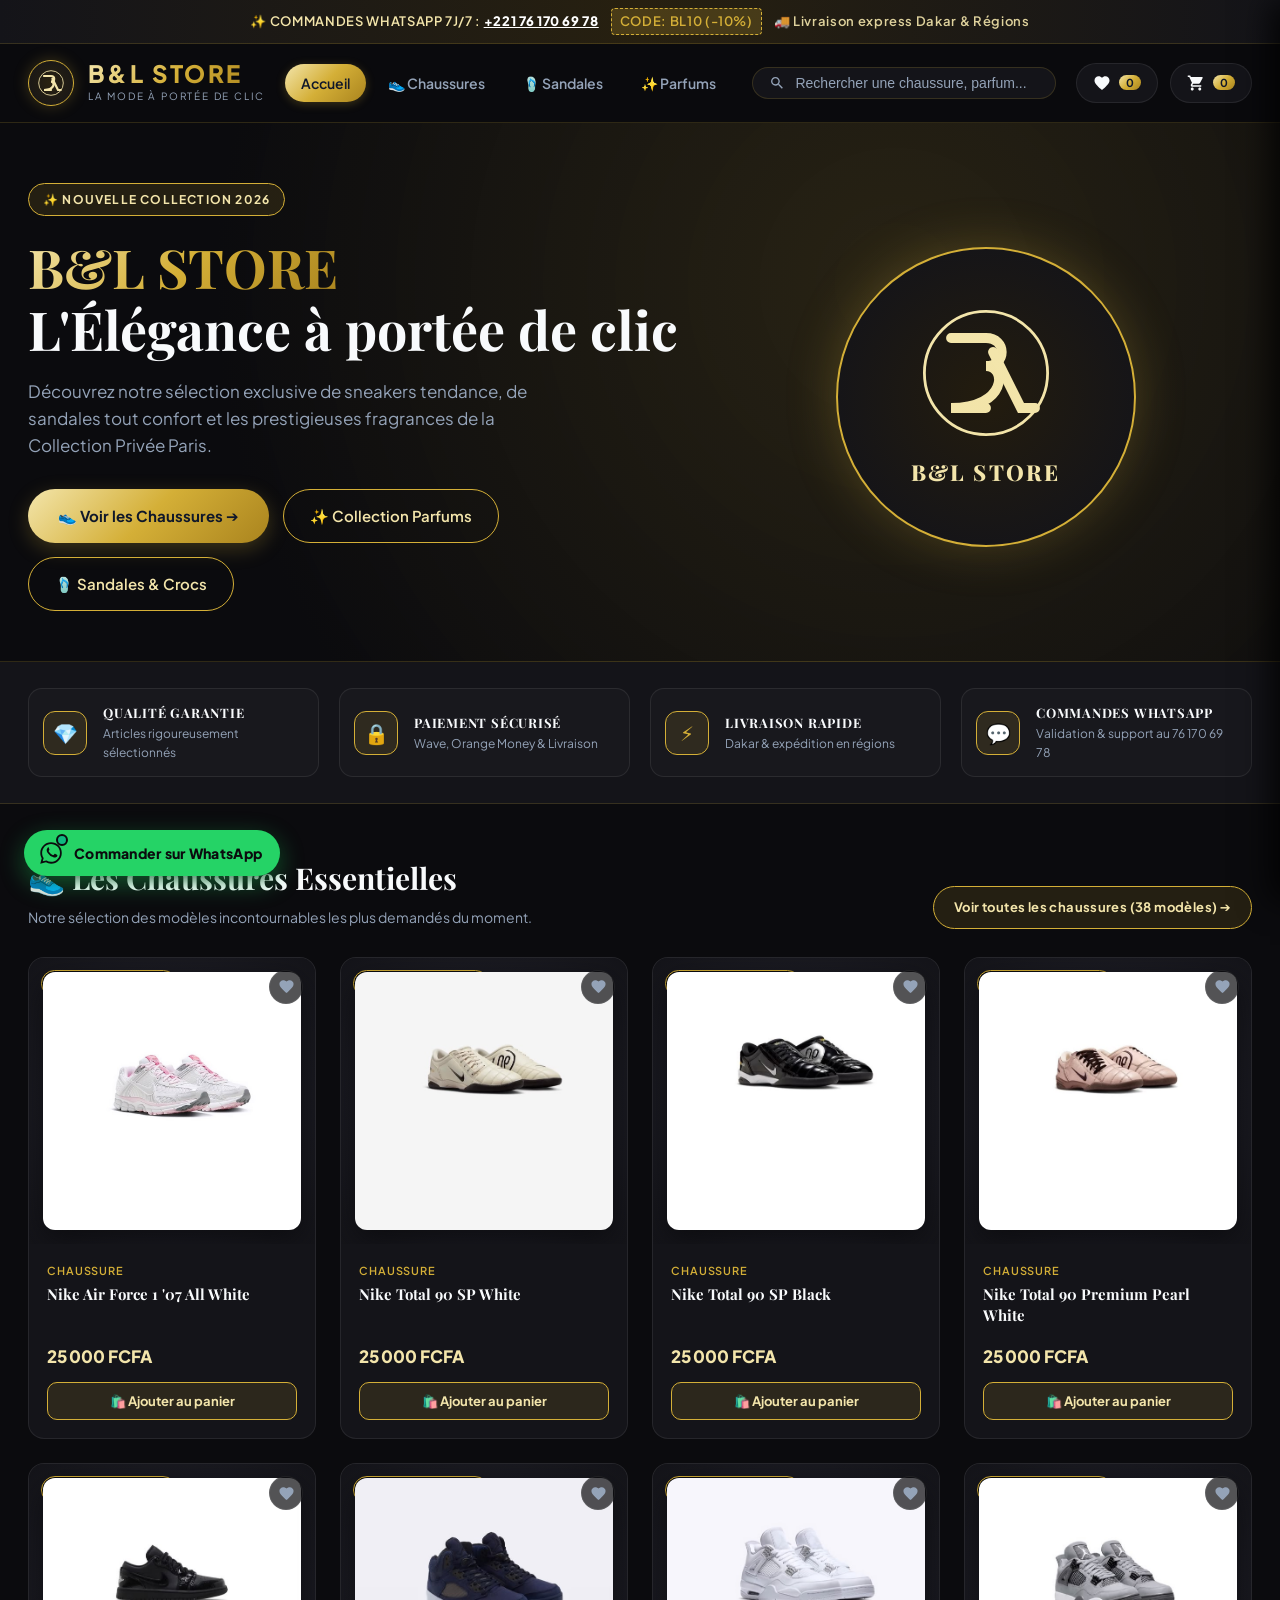
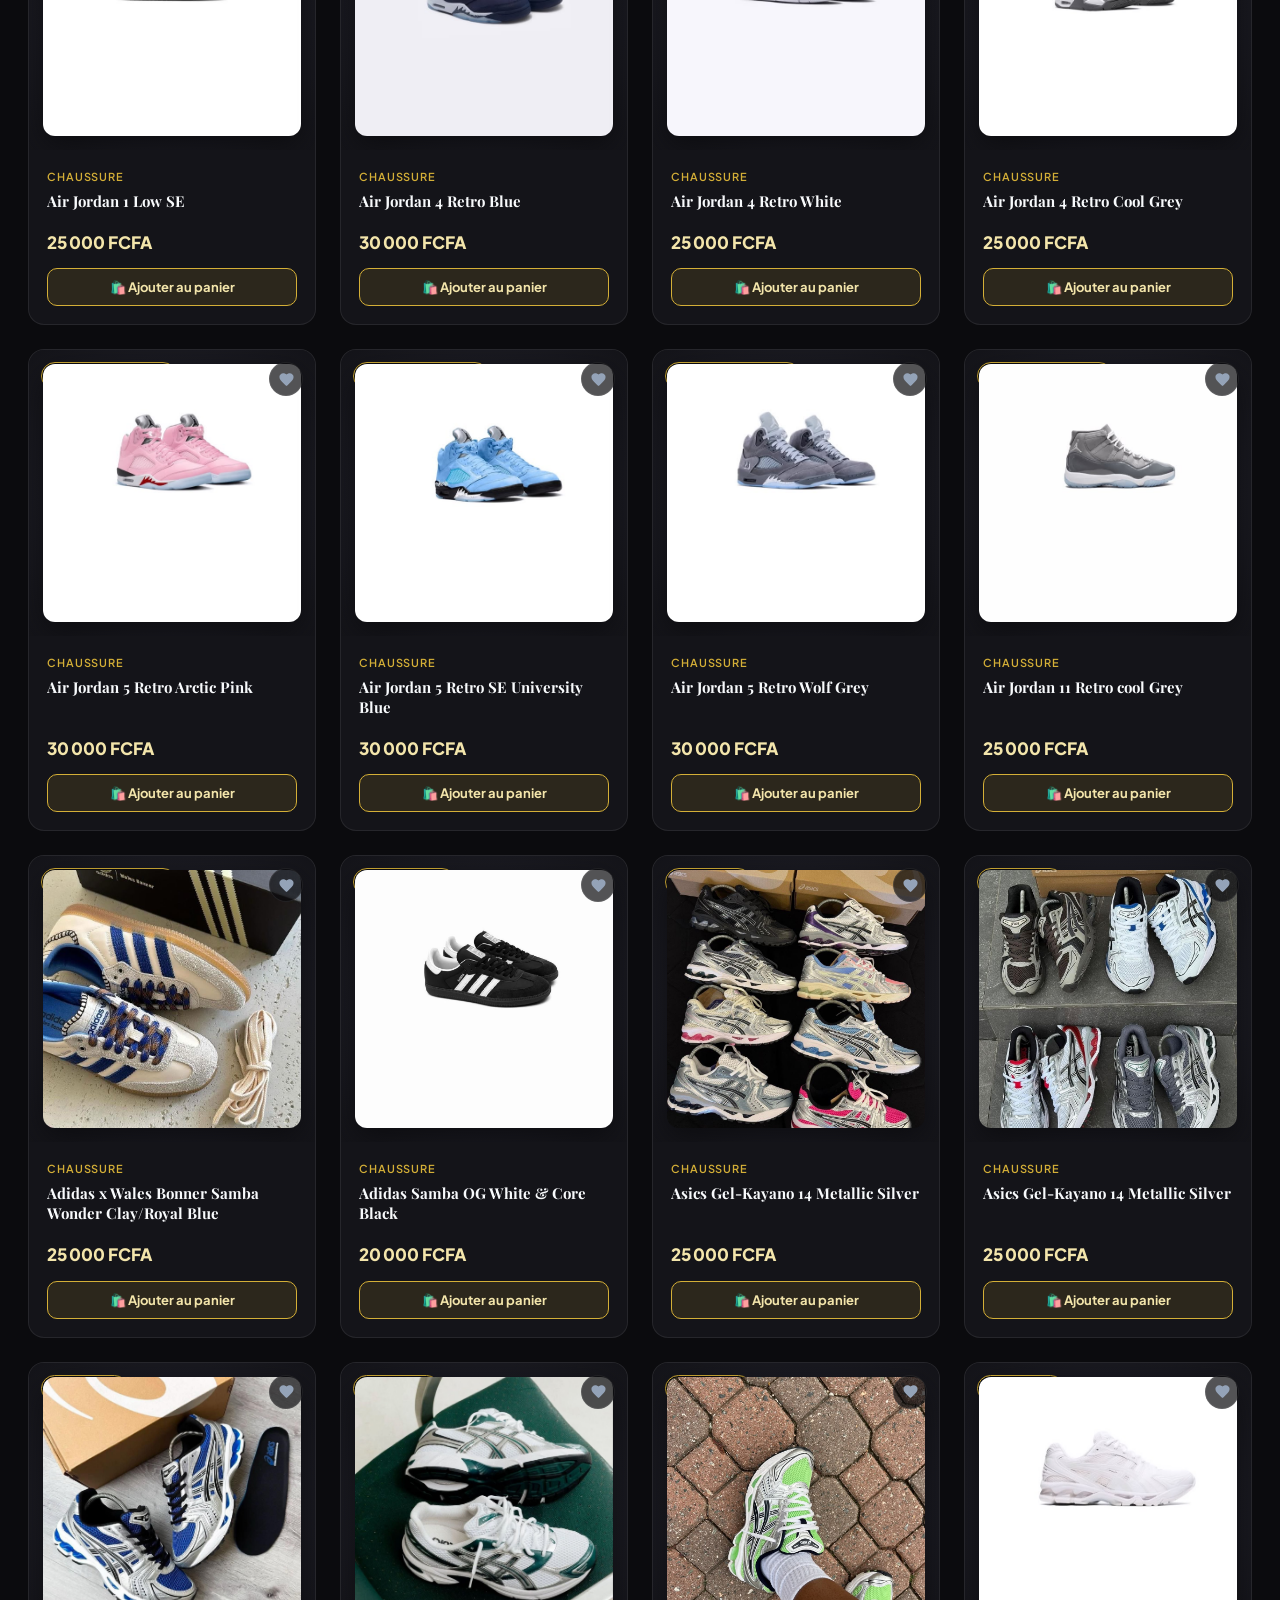
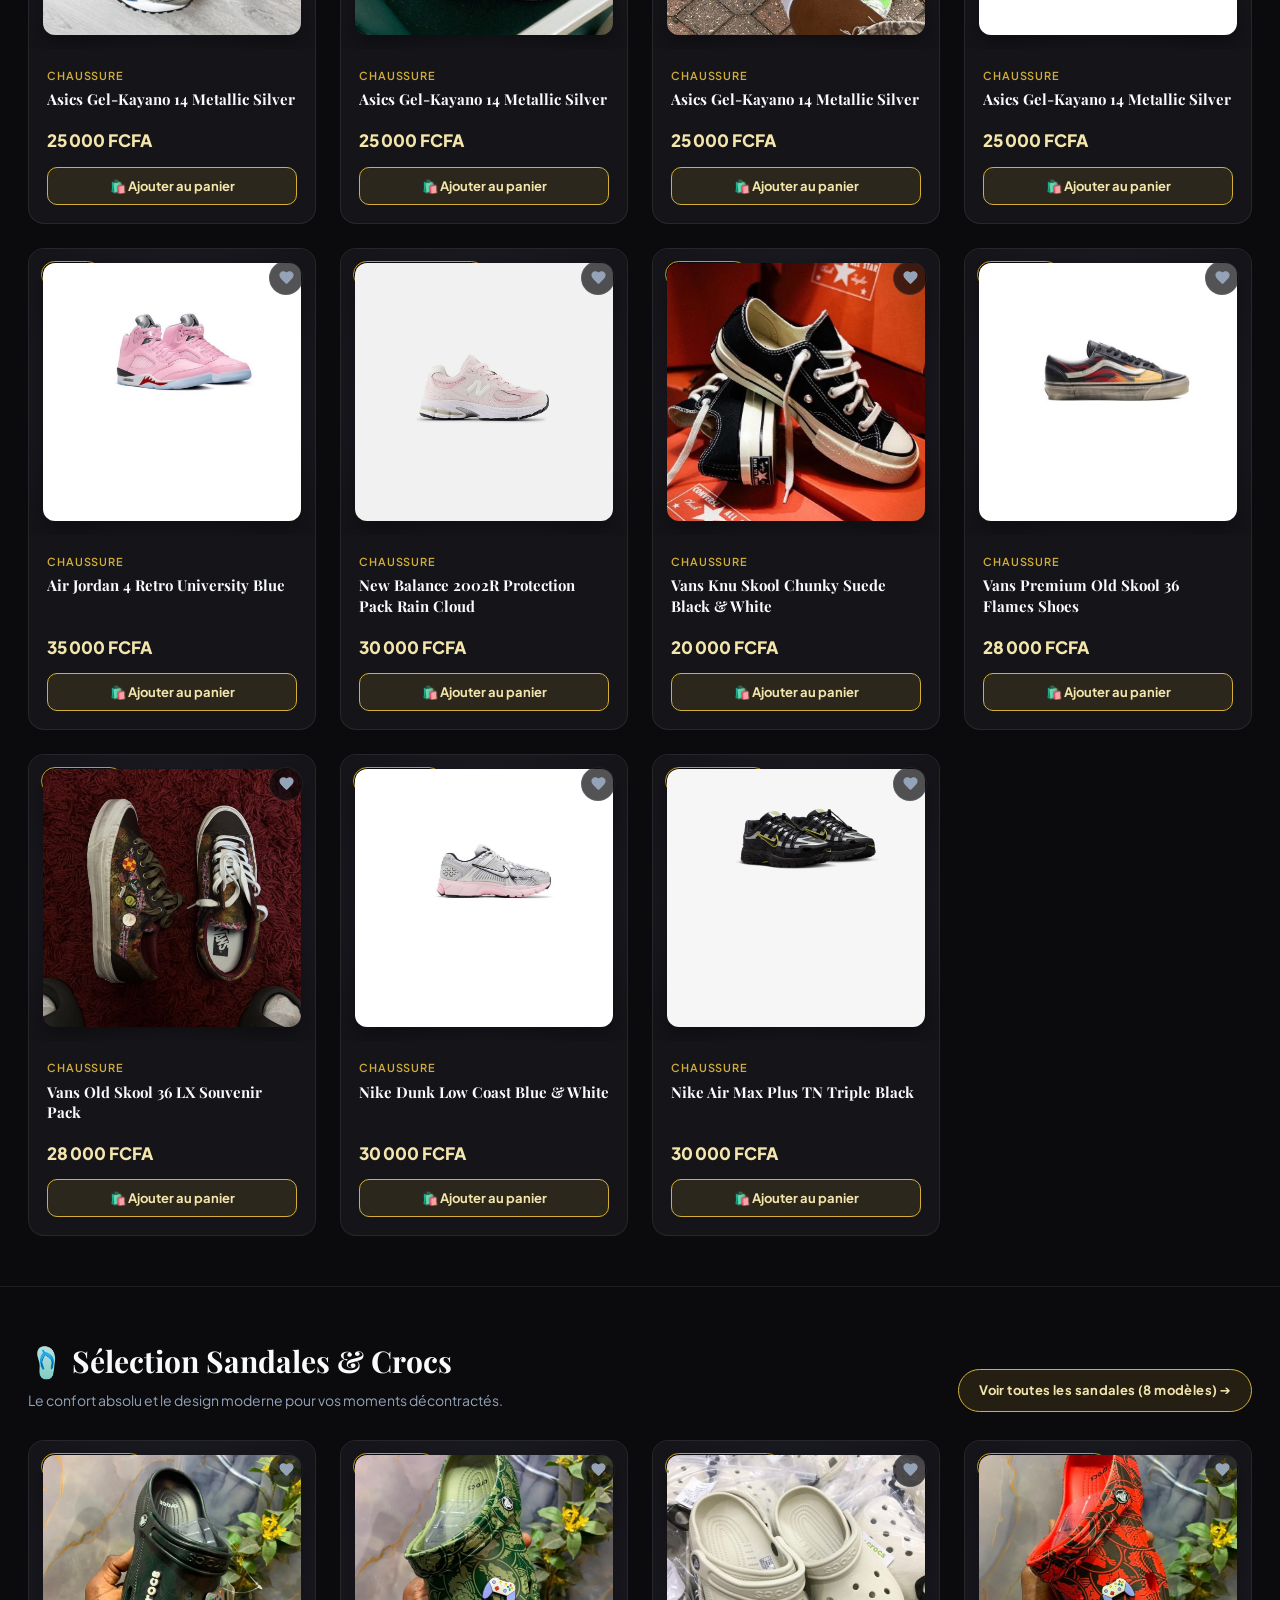
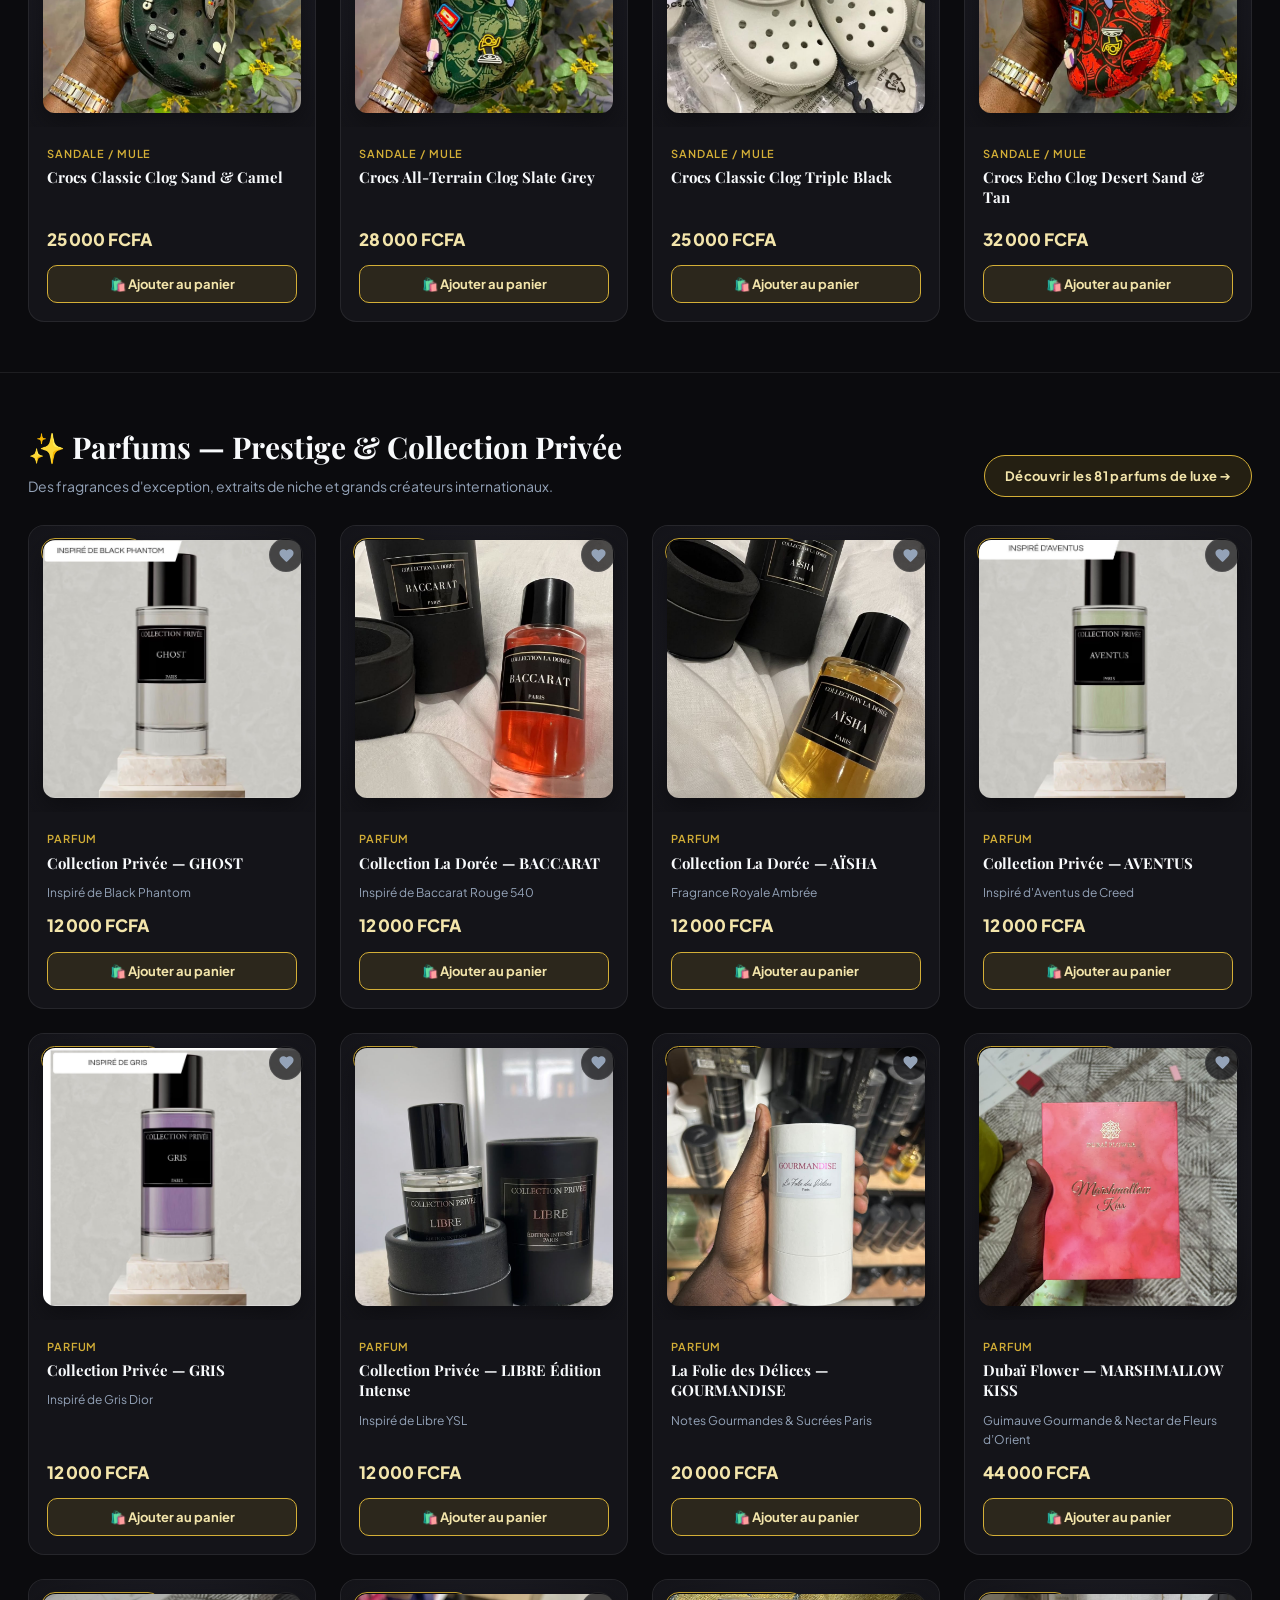
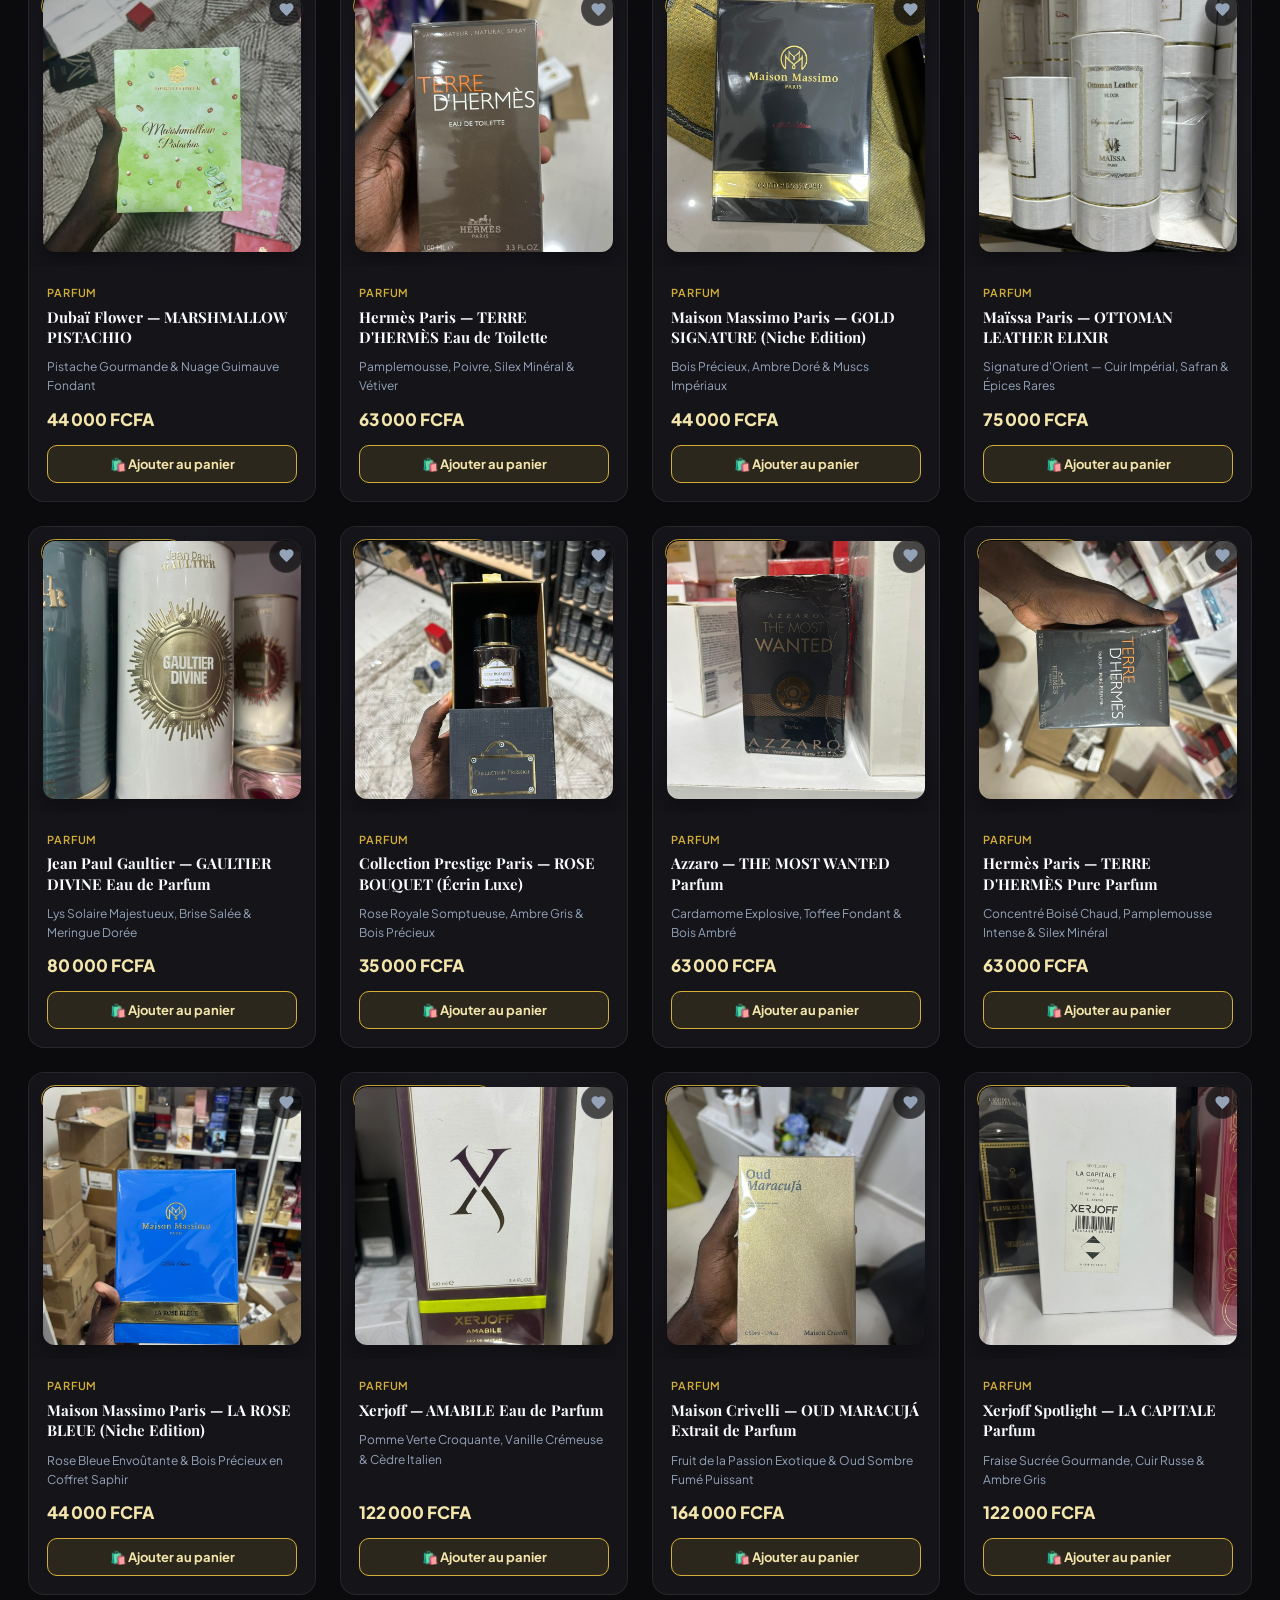
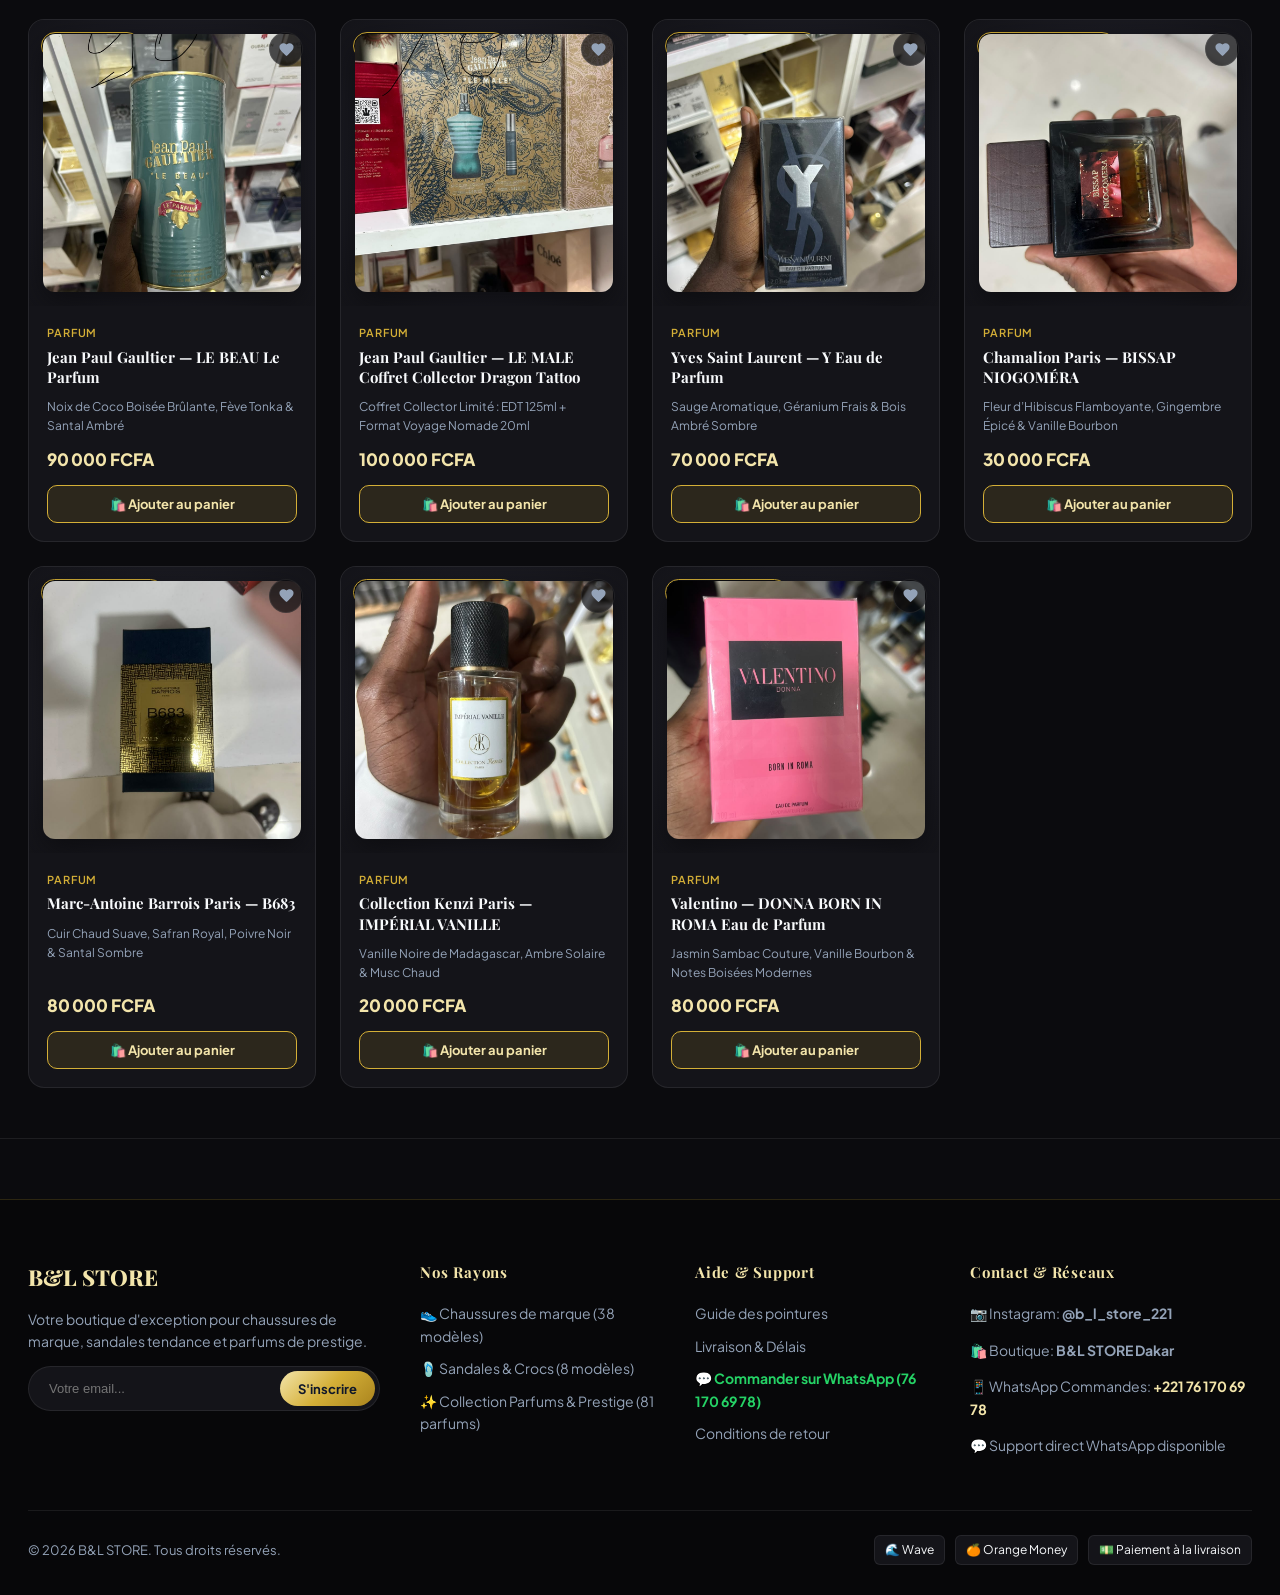
<file: index.html>
<!DOCTYPE html>
<html lang="fr">

<head>
  <meta charset="UTF-8">
  <meta name="viewport" content="width=device-width, initial-scale=1.0">
  <title>B&L STORE — La mode à portée de clic | Chaussures, Sandales & Parfums</title>
  <meta name="description"
    content="Découvrez B&L STORE : chaussures de marque, sandales tendance et parfums d'exception. Livraison rapide et paiement sécurisé.">
  <link rel="preconnect" href="https://fonts.googleapis.com">
  <link rel="preconnect" href="https://fonts.gstatic.com" crossorigin>
  <link
    href="https://fonts.googleapis.com/css2?family=Plus+Jakarta+Sans:wght@300;400;500;600;700;800&family=Playfair+Display:ital,wght@0,600;0,700;1,400&display=swap"
    rel="stylesheet">
  <link rel="stylesheet" href="style.css">
</head>

<body>

  <!-- Announcement Bar -->
  <div class="top-bar">
    <span>✨ COMMANDES WHATSAPP 7J/7 : <a href="https://wa.me/221761706978" target="_blank" style="text-decoration:underline; font-weight:800; color:#fff;">+221 76 170 69 78</a></span>
    <span class="code">CODE: BL10 (-10%)</span>
    <span style="opacity:0.9;">🚚 Livraison express Dakar & Régions</span>
  </div>

  <!-- Header -->
  <header>
    <div class="header-container">
      <a href="index.html" class="brand-logo-link">
        <div class="brand-badge">
          <svg viewBox="0 0 100 100" fill="none" xmlns="http://www.w3.org/2000/svg">
            <path d="M25 25 H50 C65 25 65 45 50 45 C65 45 65 75 25 75 H50" stroke="url(#goldGrad)" stroke-width="8"
              stroke-linecap="round" fill="none" />
            <path d="M55 35 L75 75 H85" stroke="url(#goldGrad)" stroke-width="8" stroke-linecap="round" fill="none" />
            <circle cx="50" cy="50" r="44" stroke="url(#goldGrad)" stroke-width="3" fill="none" />
            <defs>
              <linearGradient id="goldGrad" x1="0" y1="0" x2="100" y2="100">
                <stop offset="0%" stop-color="#f3e5ab" />
                <stop offset="50%" stop-color="#d4af37" />
                <stop offset="100%" stop-color="#aa841e" />
              </linearGradient>
            </defs>
          </svg>
        </div>
        <div class="brand-text-block">
          <span class="brand-name">B&L STORE</span>
          <span class="brand-tagline">LA MODE À PORTÉE DE CLIC</span>
        </div>
      </a>

      <!-- Navigation Links -->
      <nav class="main-nav">
        <a href="index.html" class="nav-link active">Accueil</a>
        <a href="chaussures.html" class="nav-link">👟 Chaussures</a>
        <a href="sandales.html" class="nav-link">🩴 Sandales</a>
        <a href="parfums.html" class="nav-link">✨ Parfums</a>
      </nav>

      <!-- Live Search Bar -->
      <div class="header-search">
        <div class="search-input-wrapper">
          <svg viewBox="0 0 24 24">
            <path
              d="M15.5 14h-.79l-.28-.27C15.41 12.59 16 11.11 16 9.5 16 5.91 13.09 3 9.5 3S3 5.91 3 9.5 5.91 16 9.5 16c1.61 0 3.09-.59 4.23-1.57l.27.28v.79l5 4.99L20.49 19l-4.99-5zm-6 0C7.01 14 5 11.99 5 9.5S7.01 5 9.5 5 14 7.01 14 9.5 11.99 14 9.5 14z" />
          </svg>
          <input type="text" id="searchInput" placeholder="Rechercher une chaussure, parfum..."
            oninput="handleHomeSearch(this.value)">
          <button class="clear-search-btn" id="clearSearchBtn" onclick="clearHomeSearch()">✕</button>
        </div>
      </div>

      <!-- Header Actions -->
      <div class="header-actions">
        <button class="action-btn" onclick="openWishlistDrawer()" title="Favoris">
          <svg viewBox="0 0 24 24">
            <path
              d="M12 21.35l-1.45-1.32C5.4 15.36 2 12.28 2 8.5 2 5.42 4.42 3 7.5 3c1.74 0 3.41.81 4.5 2.09C13.09 3.81 14.76 3 16.5 3 19.58 3 22 5.42 22 8.5c0 3.78-3.4 6.86-8.55 11.54L12 21.35z" />
          </svg>
          <span class="badge-count" id="wishlistCount">0</span>
        </button>
        <button class="action-btn" onclick="openCartDrawer()" title="Panier">
          <svg viewBox="0 0 24 24">
            <path
              d="M7 18c-1.1 0-1.99.9-1.99 2S5.9 22 7 22s2-.9 2-2-.9-2-2-2zM1 2v2h2l3.6 7.59-1.35 2.45c-.16.28-.25.61-.25.96 0 1.1.9 2 2 2h12v-2H7.42c-.14 0-.25-.11-.25-.25l.03-.12.9-1.63h7.45c.75 0 1.41-.41 1.75-1.03l3.58-6.49c.08-.14.12-.31.12-.48 0-.55-.45-1-1-1H5.21l-.94-2H1zm16 16c-1.1 0-1.99.9-1.99 2s.89 2 1.99 2 2-.9 2-2-.9-2-2-2z" />
          </svg>
          <span class="badge-count" id="cartCount">0</span>
        </button>
      </div>
    </div>
  </header>

  <!-- Hero Section -->
  <section class="hero-section">
    <div class="hero-content">
      <div class="hero-text">
        <div class="hero-tag">✨ Nouvelle Collection 2026</div>
        <h1><span>B&L STORE</span><br>L'Élégance à portée de clic</h1>
        <p>Découvrez notre sélection exclusive de sneakers tendance, de sandales tout confort et les prestigieuses
          fragrances de la Collection Privée Paris.</p>
        <div class="hero-ctas">
          <a href="chaussures.html" class="btn-gold">👟 Voir les Chaussures ➔</a>
          <a href="parfums.html" class="btn-outline">✨ Collection Parfums</a>
          <a href="sandales.html" class="btn-outline">🩴 Sandales & Crocs</a>
        </div>
      </div>
      <div class="hero-visual">
        <div class="hero-logo-frame">
          <svg width="140" height="140" viewBox="0 0 100 100" fill="none">
            <path d="M25 25 H50 C65 25 65 45 50 45 C65 45 65 75 25 75 H50" stroke="url(#heroGold)" stroke-width="7"
              stroke-linecap="round" />
            <path d="M55 35 L75 75 H85" stroke="url(#heroGold)" stroke-width="7" stroke-linecap="round" />
            <circle cx="50" cy="50" r="44" stroke="url(#heroGold)" stroke-width="2" />
            <defs>
              <linearGradient id="heroGold" x1="0" y1="0" x2="100" y2="100">
                <stop offset="0%" stop-color="#f3e5ab" />
                <stop offset="50%" stop-color="#d4af37" />
                <stop offset="100%" stop-color="#aa841e" />
              </linearGradient>
            </defs>
          </svg>
          <span
            style="font-family:var(--font-heading); font-size:22px; font-weight:800; color:var(--gold-light); margin-top:12px; letter-spacing:0.1em;">B&L
            STORE</span>
        </div>
      </div>
    </div>
  </section>

  <!-- Trust Badges -->
  <section class="trust-bar">
    <div class="trust-container">
      <div class="trust-card">
        <div class="trust-icon">💎</div>
        <div class="trust-info">
          <h4>Qualité Garantie</h4>
          <p>Articles rigoureusement sélectionnés</p>
        </div>
      </div>
      <div class="trust-card">
        <div class="trust-icon">🔒</div>
        <div class="trust-info">
          <h4>Paiement Sécurisé</h4>
          <p>Wave, Orange Money & Livraison</p>
        </div>
      </div>
      <div class="trust-card">
        <div class="trust-icon">⚡</div>
        <div class="trust-info">
          <h4>Livraison Rapide</h4>
          <p>Dakar & expédition en régions</p>
        </div>
      </div>
      <div class="trust-card">
        <div class="trust-icon">💬</div>
        <div class="trust-info">
          <h4>Commandes WhatsApp</h4>
          <p>Validation & support au 76 170 69 78</p>
        </div>
      </div>
    </div>
  </section>

  <!-- Main Showcase Container -->
  <main>
    <!-- Section 1 : Chaussures Essentielles -->
    <section class="section-wrapper" id="section-chaussures">
      <div class="section-head-wrap">
        <div class="section-head-info">
          <h2>👟 Les Chaussures Essentielles</h2>
          <p>Notre sélection des modèles incontournables les plus demandés du moment.</p>
        </div>
        <a href="chaussures.html" class="btn-view-all">Voir toutes les chaussures (38 modèles) ➔</a>
      </div>
      <div class="products-grid" id="homeShoesGrid"></div>
    </section>

    <!-- Section 2 : Sandales & Crocs -->
    <section class="section-wrapper" id="section-sandales">
      <div class="section-head-wrap">
        <div class="section-head-info">
          <h2>🩴 Sélection Sandales & Crocs</h2>
          <p>Le confort absolu et le design moderne pour vos moments décontractés.</p>
        </div>
        <a href="sandales.html" class="btn-view-all">Voir toutes les sandales (8 modèles) ➔</a>
      </div>
      <div class="products-grid" id="homeSandalesGrid"></div>
    </section>

    <!-- Section 3 : Parfums Collection Privée -->
    <section class="section-wrapper" id="section-parfums">
      <div class="section-head-wrap">
        <div class="section-head-info">
          <h2>✨ Parfums — Prestige & Collection Privée</h2>
          <p>Des fragrances d'exception, extraits de niche et grands créateurs internationaux.</p>
        </div>
        <a href="parfums.html" class="btn-view-all">Découvrir les 81 parfums de luxe ➔</a>
      </div>
      <div class="products-grid" id="homeParfumsGrid"></div>
    </section>
  </main>

  <!-- Footer -->
  <footer>
    <div class="footer-grid">
      <div class="footer-col">
        <div
          style="font-family:var(--font-heading); font-size:22px; font-weight:800; color:var(--gold-light); margin-bottom:12px;">
          B&L STORE</div>
        <p>Votre boutique d'exception pour chaussures de marque, sandales tendance et parfums de prestige.</p>
        <div class="newsletter-form">
          <input type="email" placeholder="Votre email..." id="newsletterEmail">
          <button onclick="subscribeNewsletter()">S'inscrire</button>
        </div>
      </div>
      <div class="footer-col">
        <h5>Nos Rayons</h5>
        <ul>
          <li><a href="chaussures.html">👟 Chaussures de marque (38 modèles)</a></li>
          <li><a href="sandales.html">🩴 Sandales & Crocs (8 modèles)</a></li>
          <li><a href="parfums.html">✨ Collection Parfums & Prestige (81 parfums)</a></li>
        </ul>
      </div>
      <div class="footer-col">
        <h5>Aide & Support</h5>
        <ul>
          <li><a href="#">Guide des pointures</a></li>
          <li><a href="#">Livraison & Délais</a></li>
          <li><a href="https://wa.me/221761706978" target="_blank" style="color:#25D366; font-weight:700;">💬 Commander sur WhatsApp (76 170 69 78)</a></li>
          <li><a href="#">Conditions de retour</a></li>
        </ul>
      </div>
      <div class="footer-col">
        <h5>Contact & Réseaux</h5>
        <p>📷 Instagram: <strong>@b_l_store_221</strong></p>
        <p>🛍️ Boutique: <strong>B&L STORE Dakar</strong></p>
        <p>📱 WhatsApp Commandes: <a href="https://wa.me/221761706978" target="_blank" style="color:var(--gold-light); font-weight:700;">+221 76 170 69 78</a></p>
        <p>💬 Support direct WhatsApp disponible</p>
      </div>
    </div>
    <div class="footer-bottom">
      <span>© 2026 B&L STORE. Tous droits réservés.</span>
      <div class="payment-tags">
        <span class="pay-tag">🌊 Wave</span>
        <span class="pay-tag">🍊 Orange Money</span>
        <span class="pay-tag">💵 Paiement à la livraison</span>
      </div>
    </div>
  </footer>

  <!-- Product Detail Modal -->
  <div class="modal-overlay" id="productModal">
    <div class="product-modal">
      <button class="modal-close-btn" onclick="closeProductModal()">✕</button>
      <div class="modal-img-col" id="modalImgCol"></div>
      <div class="modal-info-col">
        <span class="modal-cat-tag" id="modalCatTag">CATEGORIE</span>
        <h3 class="modal-title" id="modalTitle">Titre du Produit</h3>
        <div class="modal-price" id="modalPrice">0 FCFA</div>

        <span class="option-label" id="modalOptionLabel">Sélectionnez la pointure</span>
        <div class="size-picker" id="modalSizePicker"></div>

        <span class="option-label">Quantité</span>
        <div class="qty-picker">
          <button class="qty-btn" onclick="changeQty(-1)">-</button>
          <span class="qty-val" id="modalQtyVal">1</span>
          <button class="qty-btn" onclick="changeQty(1)">+</button>
        </div>

        <div class="modal-cta-group">
          <button class="btn-gold" style="flex:1; justify-content:center;" onclick="addModalItemToCart()">Ajouter au
            panier</button>
        </div>
      </div>
    </div>
  </div>

  <!-- Cart Side Drawer -->
  <div class="drawer-panel" id="cartDrawer">
    <div class="drawer-header">
      <h3>Mon Panier (<span id="cartDrawerCount">0</span>)</h3>
      <button class="modal-close-btn" onclick="closeCartDrawer()">✕</button>
    </div>
    <div class="drawer-body" id="cartDrawerBody"></div>
    <div class="drawer-footer">
      <div class="coupon-box">
        <input type="text" id="couponInput" placeholder="Code promo (ex: BL10)">
        <button onclick="applyCoupon()">Appliquer</button>
      </div>
      <div class="summary-row">
        <span>Sous-total:</span>
        <span id="subtotalVal">0 FCFA</span>
      </div>
      <div class="summary-row" id="discountRow" style="display:none; color:var(--gold-light);">
        <span>Réduction (-10%):</span>
        <span id="discountVal">-0 FCFA</span>
      </div>
      <div class="summary-row total">
        <span>Total:</span>
        <span id="totalVal">0 FCFA</span>
      </div>
      <button class="btn-checkout" onclick="openCheckoutModal()">Passer la commande ➔</button>
    </div>
  </div>

  <!-- Checkout Form Modal -->
  <div class="modal-overlay" id="checkoutModal">
    <div class="checkout-modal">
      <div style="display:flex; justify-content:space-between; align-items:center; margin-bottom:20px;">
        <h3 style="color:var(--gold-light); font-size:22px;">Finaliser votre commande</h3>
        <button class="modal-close-btn" onclick="closeCheckoutModal()" style="position:static;">✕</button>
      </div>
      <div class="whatsapp-notice-banner">
        <div class="notice-icon">💬</div>
        <div class="notice-text">
          <strong>Toutes les commandes sont finalisées sur WhatsApp :</strong><br>
          Votre commande sera transmise directement au service client B&L STORE au <strong>+221 76 170 69 78</strong> avec tous vos articles et détails pour une confirmation rapide.
        </div>
      </div>
      <form onsubmit="submitOrder(event)">
        <div class="form-group">
          <label>Nom complet *</label>
          <input type="text" required placeholder="Ex: Moussa Diop" id="custName">
        </div>
        <div class="form-group">
          <label>Numéro de Téléphone (WhatsApp) *</label>
          <input type="tel" required placeholder="Ex: +221 77 000 00 00" id="custPhone">
        </div>
        <div class="form-group">
          <label>Adresse de livraison complète *</label>
          <input type="text" required placeholder="Ex: Dakar, Sacré-Cœur 3, Immeuble A" id="custAddress">
        </div>
        <div class="form-group">
          <label>Moyen de Paiement *</label>
          <div class="payment-options">
            <div class="pay-option selected" onclick="selectPayment('wave', this)">🌊 Wave</div>
            <div class="pay-option" onclick="selectPayment('om', this)">🍊 Orange Money</div>
            <div class="pay-option" onclick="selectPayment('cod', this)">💵 À la livraison</div>
            <div class="pay-option" onclick="selectPayment('card', this)">💳 Carte Bancaire</div>
          </div>
        </div>
        <button type="submit" class="btn-checkout" style="margin-top:20px; background:#25D366; color:#0b0b0e;">Confirmer et envoyer sur WhatsApp (+221 76 170 69 78)
          ➔</button>
      </form>
    </div>
  </div>

  <!-- Scripts -->
  <script src="products.js"></script>
  <script src="store.js"></script>
  <script>
    let homeSearchQuery = '';

    function renderCurrentPageProducts() {
      const shoesGrid = document.getElementById('homeShoesGrid');
      const sandalesGrid = document.getElementById('homeSandalesGrid');
      const parfumsGrid = document.getElementById('homeParfumsGrid');

      const filterBySearch = (items) => {
        if (!homeSearchQuery) return items;
        return items.filter(p =>
          p.name.toLowerCase().includes(homeSearchQuery) ||
          (p.note && p.note.toLowerCase().includes(homeSearchQuery)) ||
          (p.brand && p.brand.toLowerCase().includes(homeSearchQuery))
        );
      };

      if (shoesGrid) {
        const featuredShoes = filterBySearch(ALL_PRODUCTS.filter(p => p.cat === 'chaussures' && p.featured));
        shoesGrid.innerHTML = featuredShoes.length > 0
          ? featuredShoes.map(p => renderProductCardHTML(p)).join('')
          : '<p class="no-products">Aucune chaussure trouvée pour cette recherche.</p>';
      }

      if (sandalesGrid) {
        const featuredSandales = filterBySearch(ALL_PRODUCTS.filter(p => p.cat === 'sandales' && p.featured));
        sandalesGrid.innerHTML = featuredSandales.length > 0
          ? featuredSandales.map(p => renderProductCardHTML(p)).join('')
          : '<p class="no-products">Aucune sandale trouvée pour cette recherche.</p>';
      }

      if (parfumsGrid) {
        const featuredParfums = filterBySearch(ALL_PRODUCTS.filter(p => p.cat === 'parfums' && p.featured));
        parfumsGrid.innerHTML = featuredParfums.length > 0
          ? featuredParfums.map(p => renderProductCardHTML(p)).join('')
          : '<p class="no-products">Aucun parfum trouvé pour cette recherche.</p>';
      }
    }

    function handleHomeSearch(val) {
      homeSearchQuery = val.trim().toLowerCase();
      const clearBtn = document.getElementById('clearSearchBtn');
      if (clearBtn) clearBtn.classList.toggle('active', homeSearchQuery.length > 0);
      renderCurrentPageProducts();
    }

    function clearHomeSearch() {
      const input = document.getElementById('searchInput');
      if (input) input.value = '';
      homeSearchQuery = '';
      const clearBtn = document.getElementById('clearSearchBtn');
      if (clearBtn) clearBtn.classList.remove('active');
      renderCurrentPageProducts();
    }

    // Initial render
    document.addEventListener('DOMContentLoaded', () => {
      renderCurrentPageProducts();
    });
  </script>
</body>

</html>
</file>
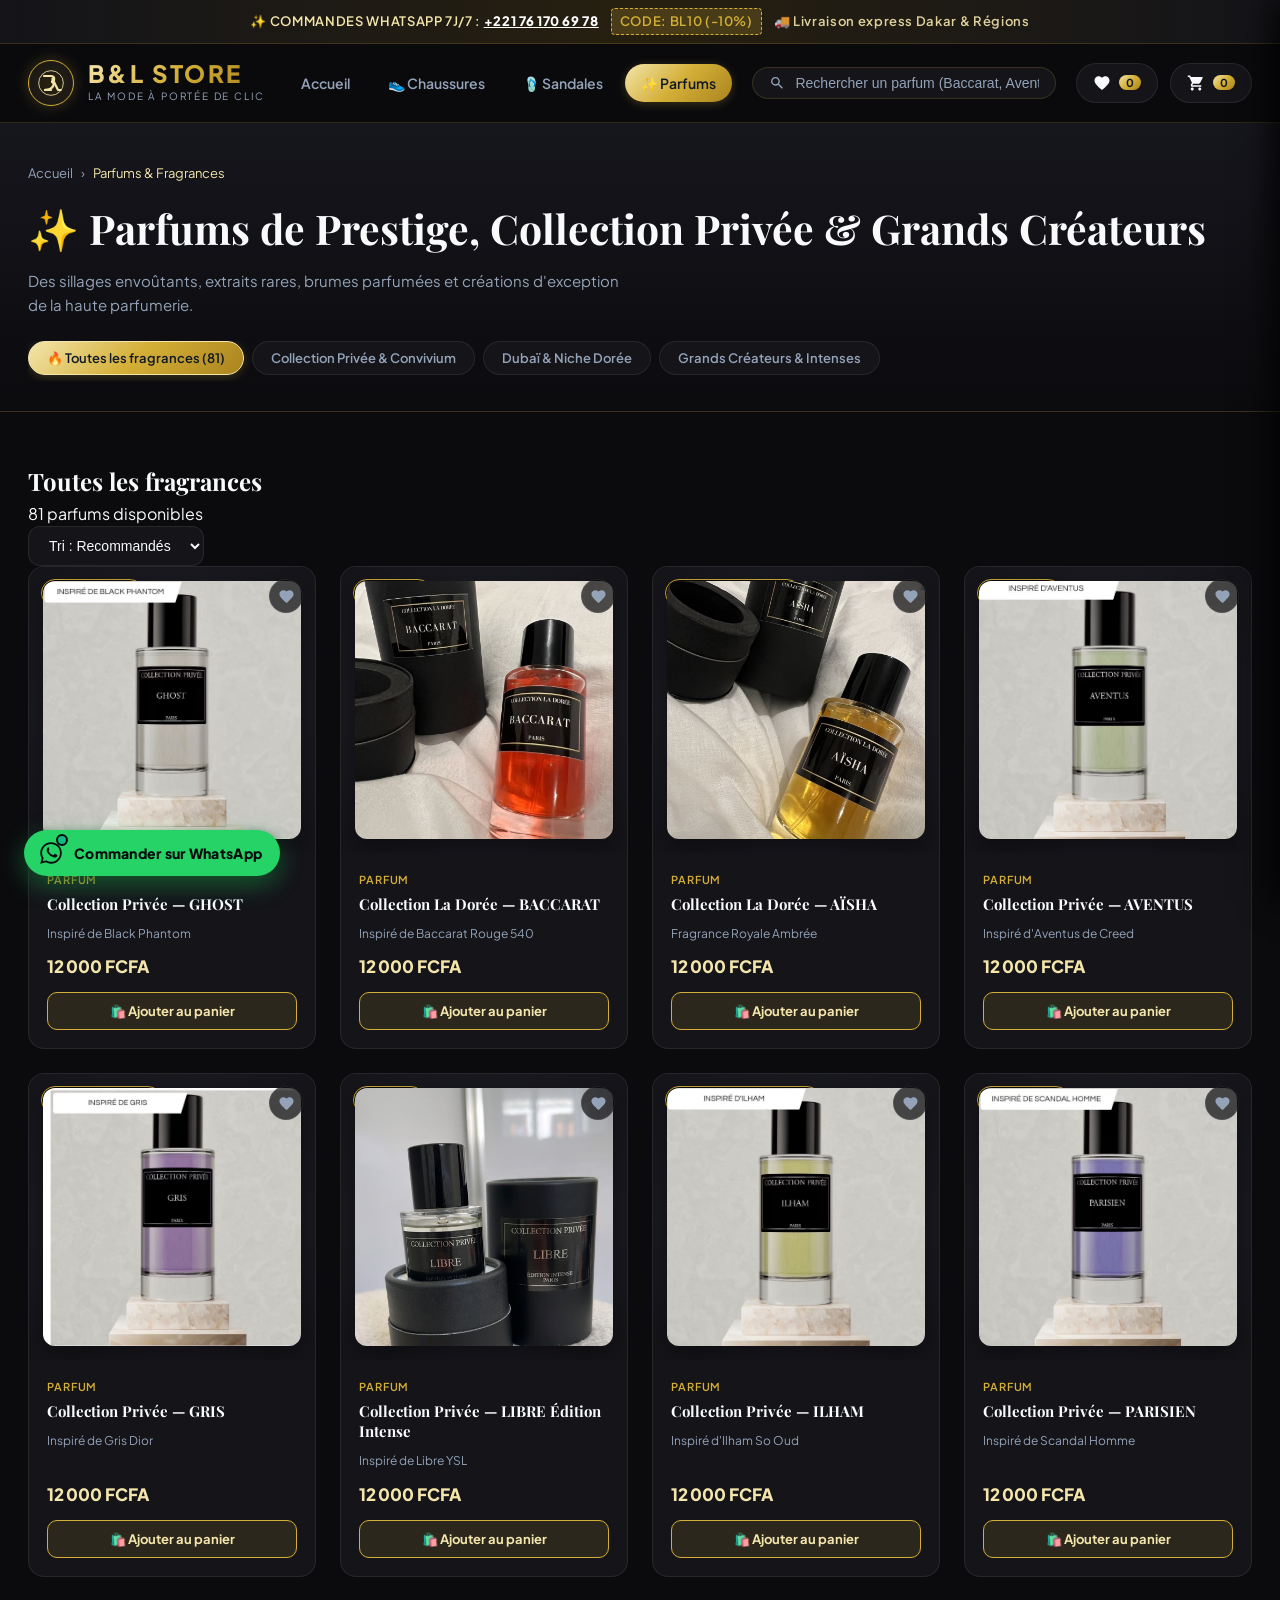
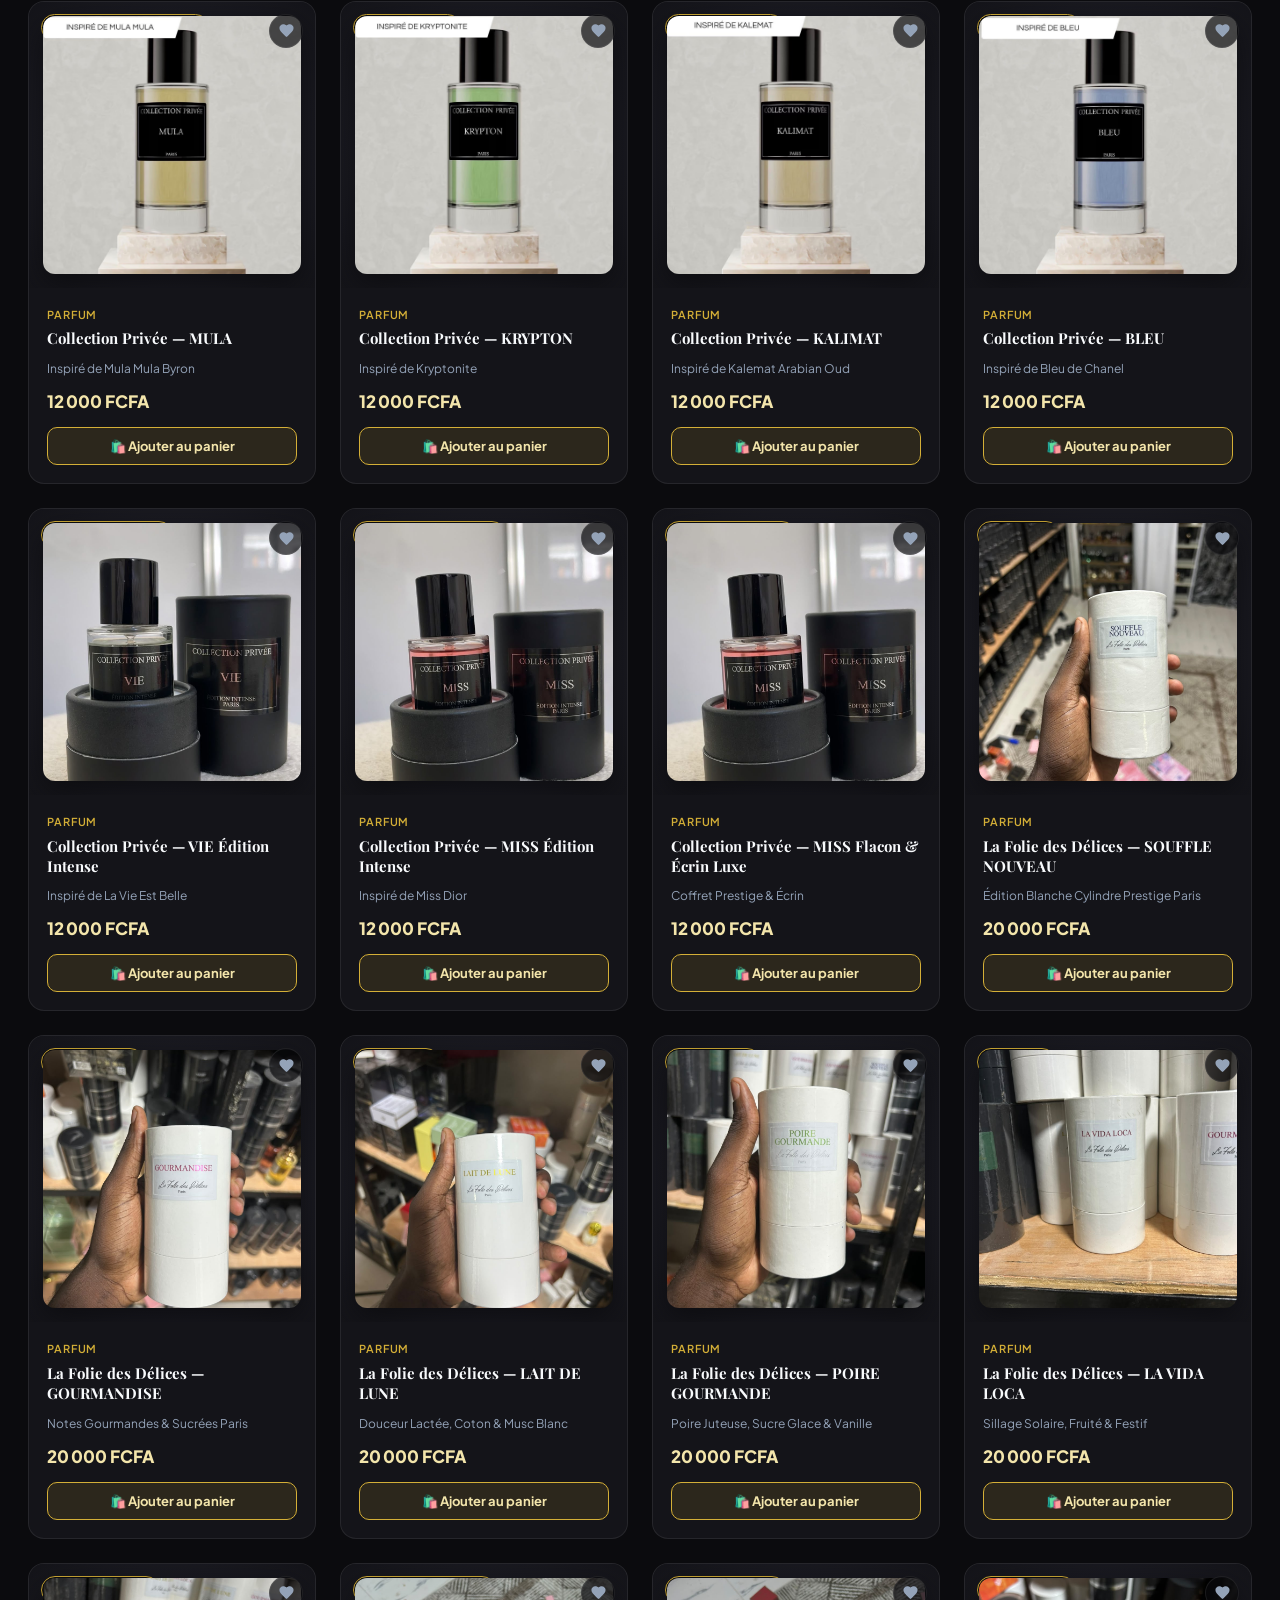
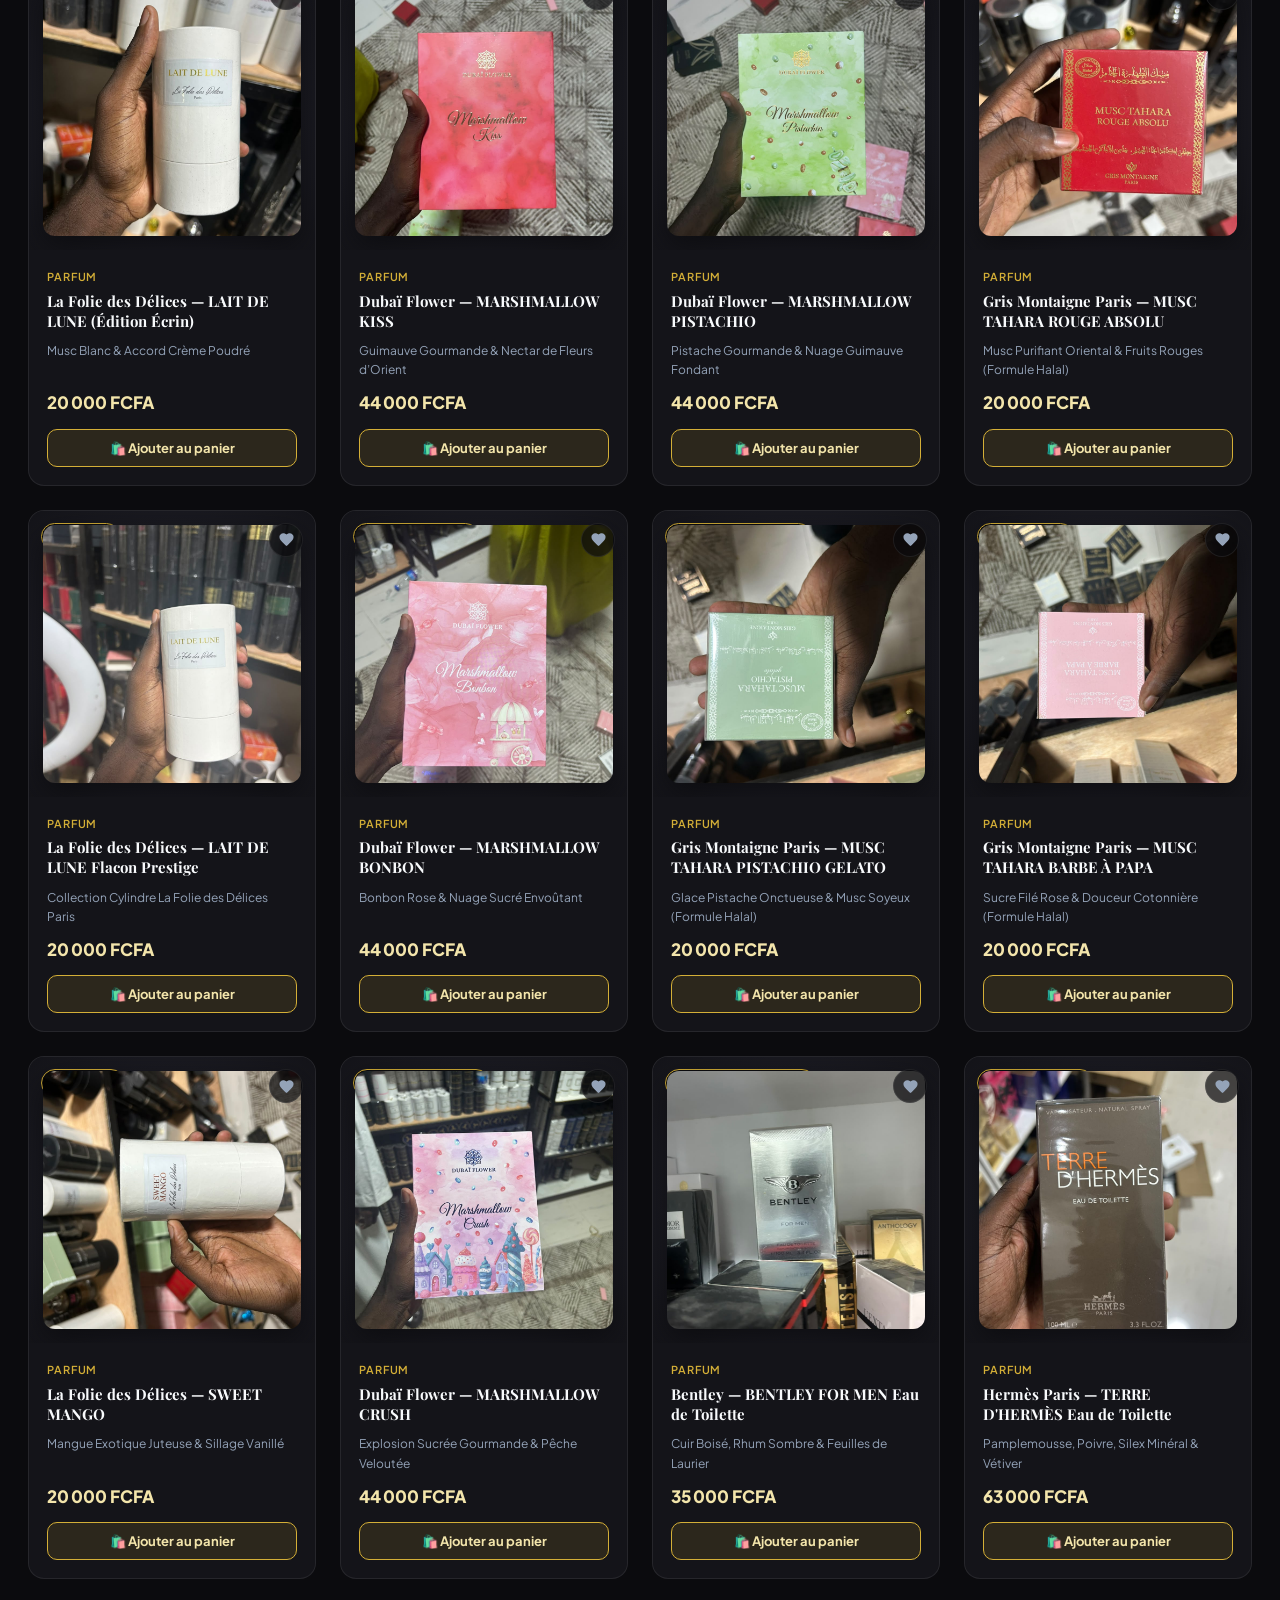
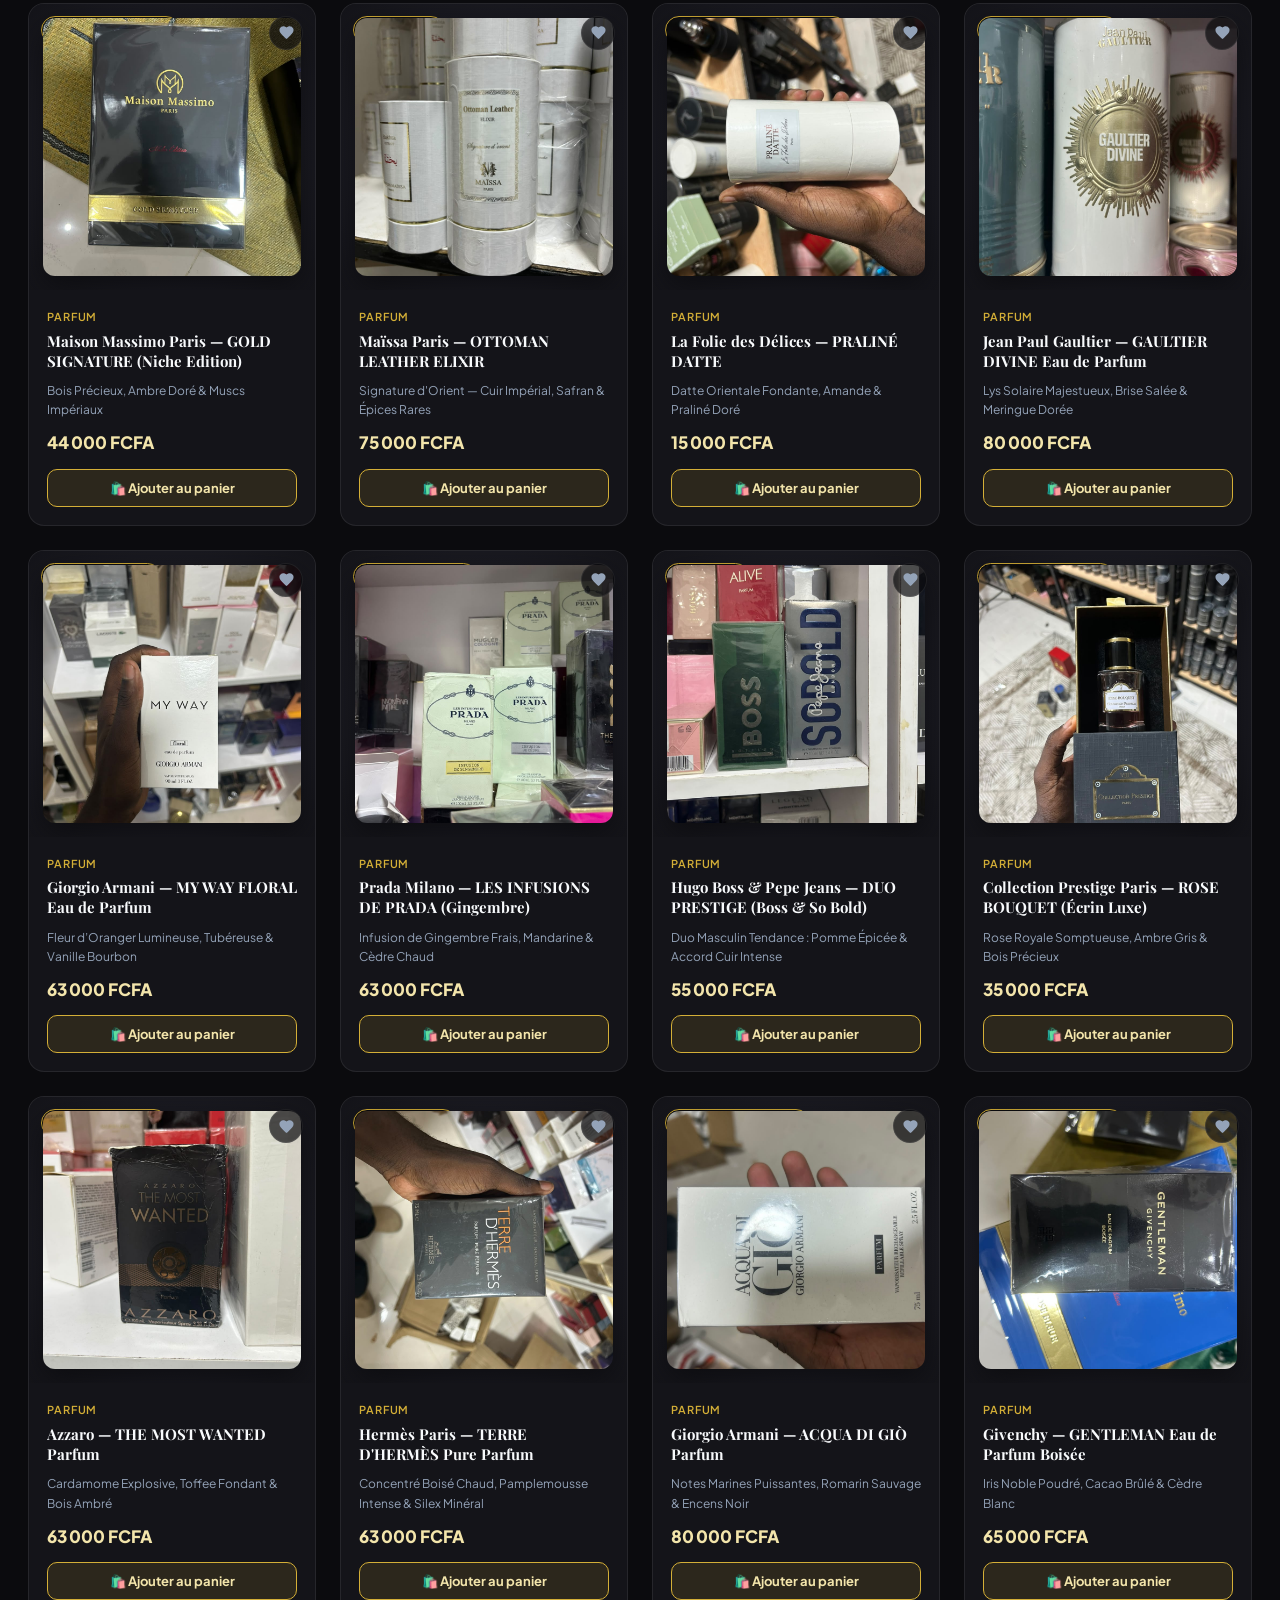
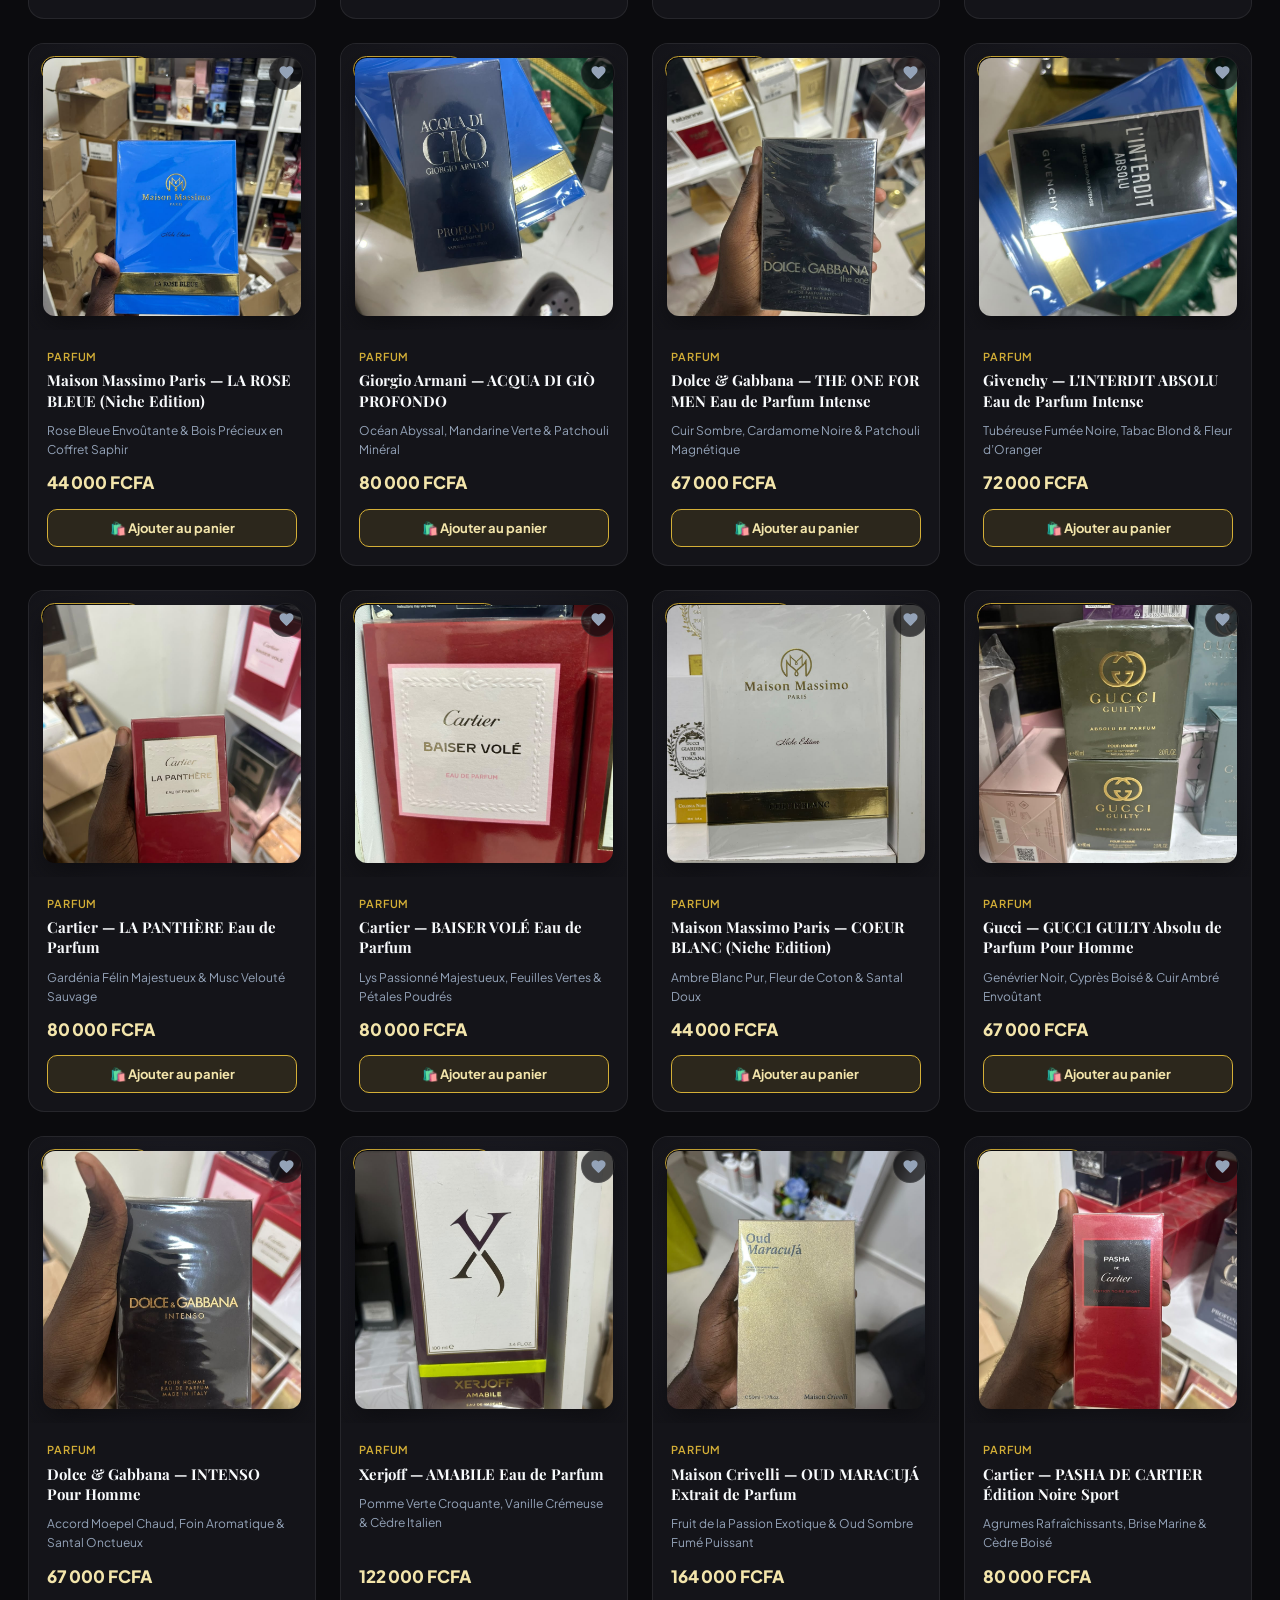
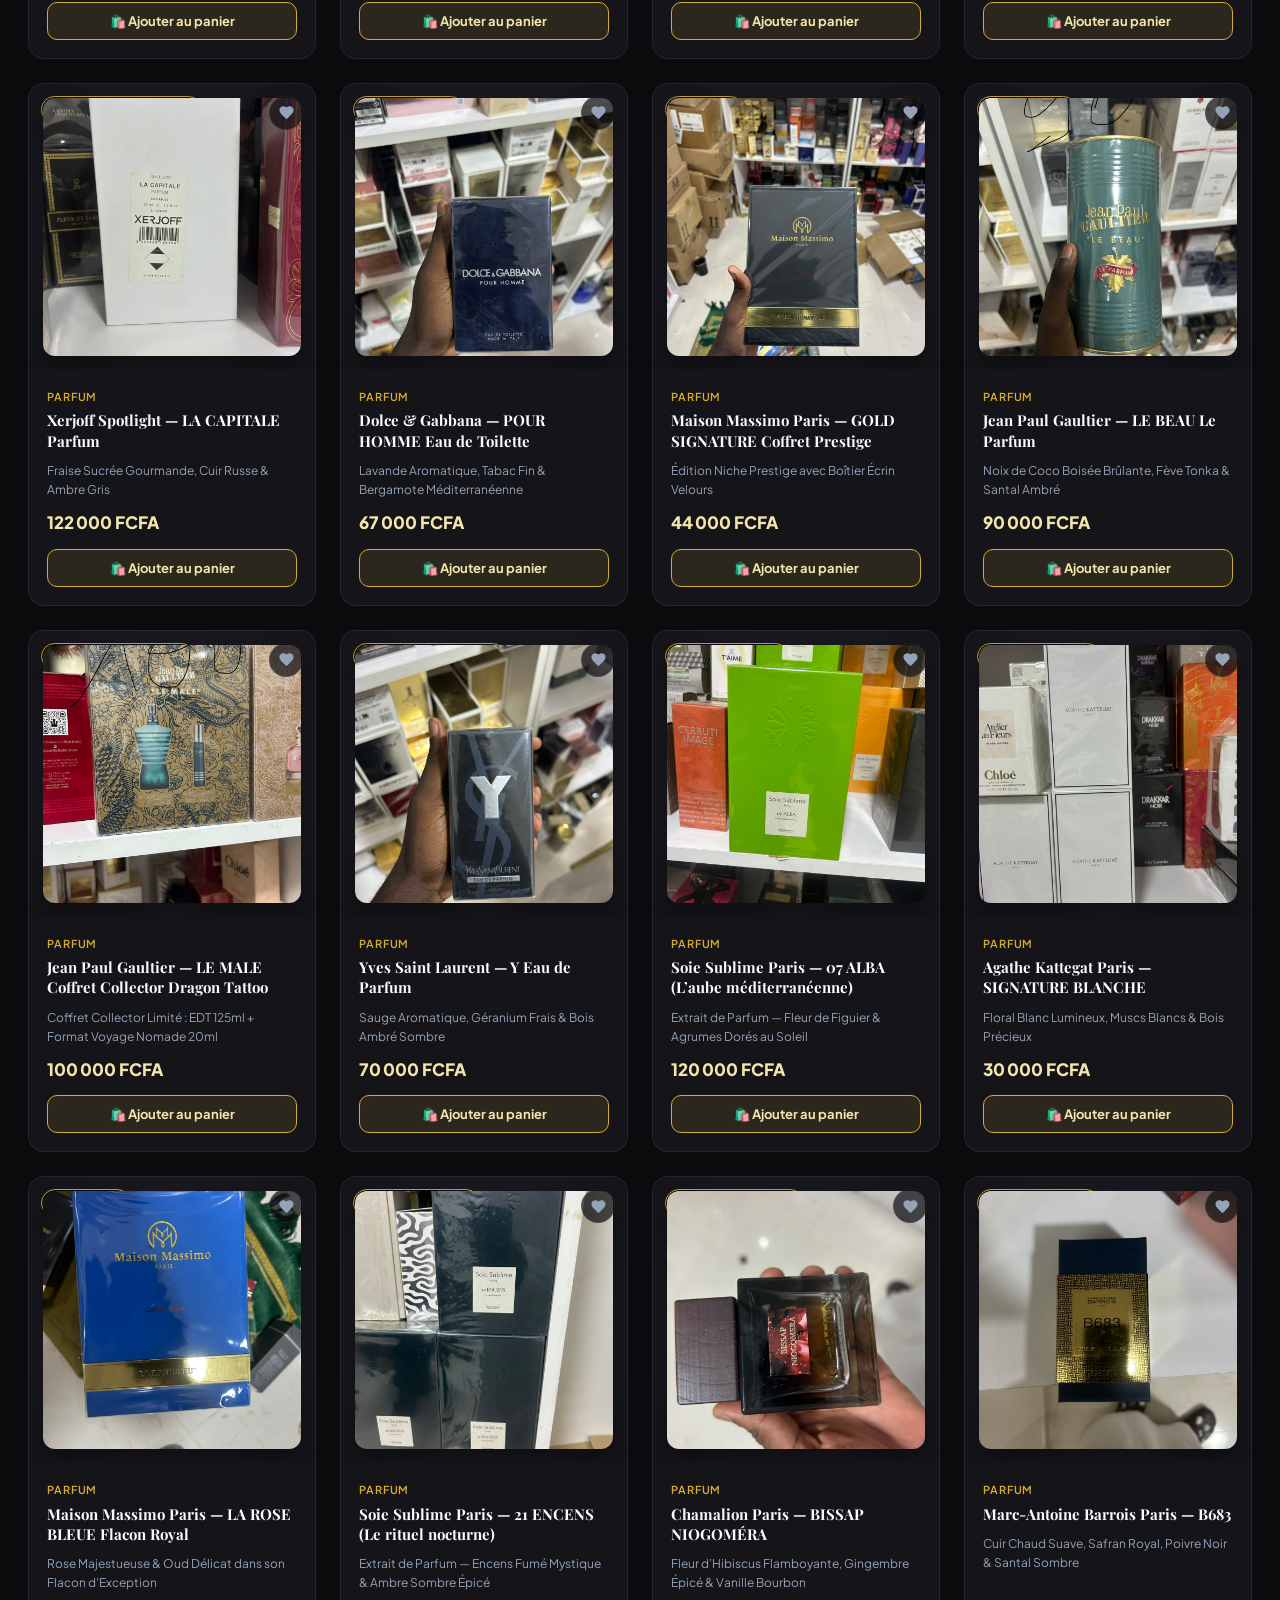
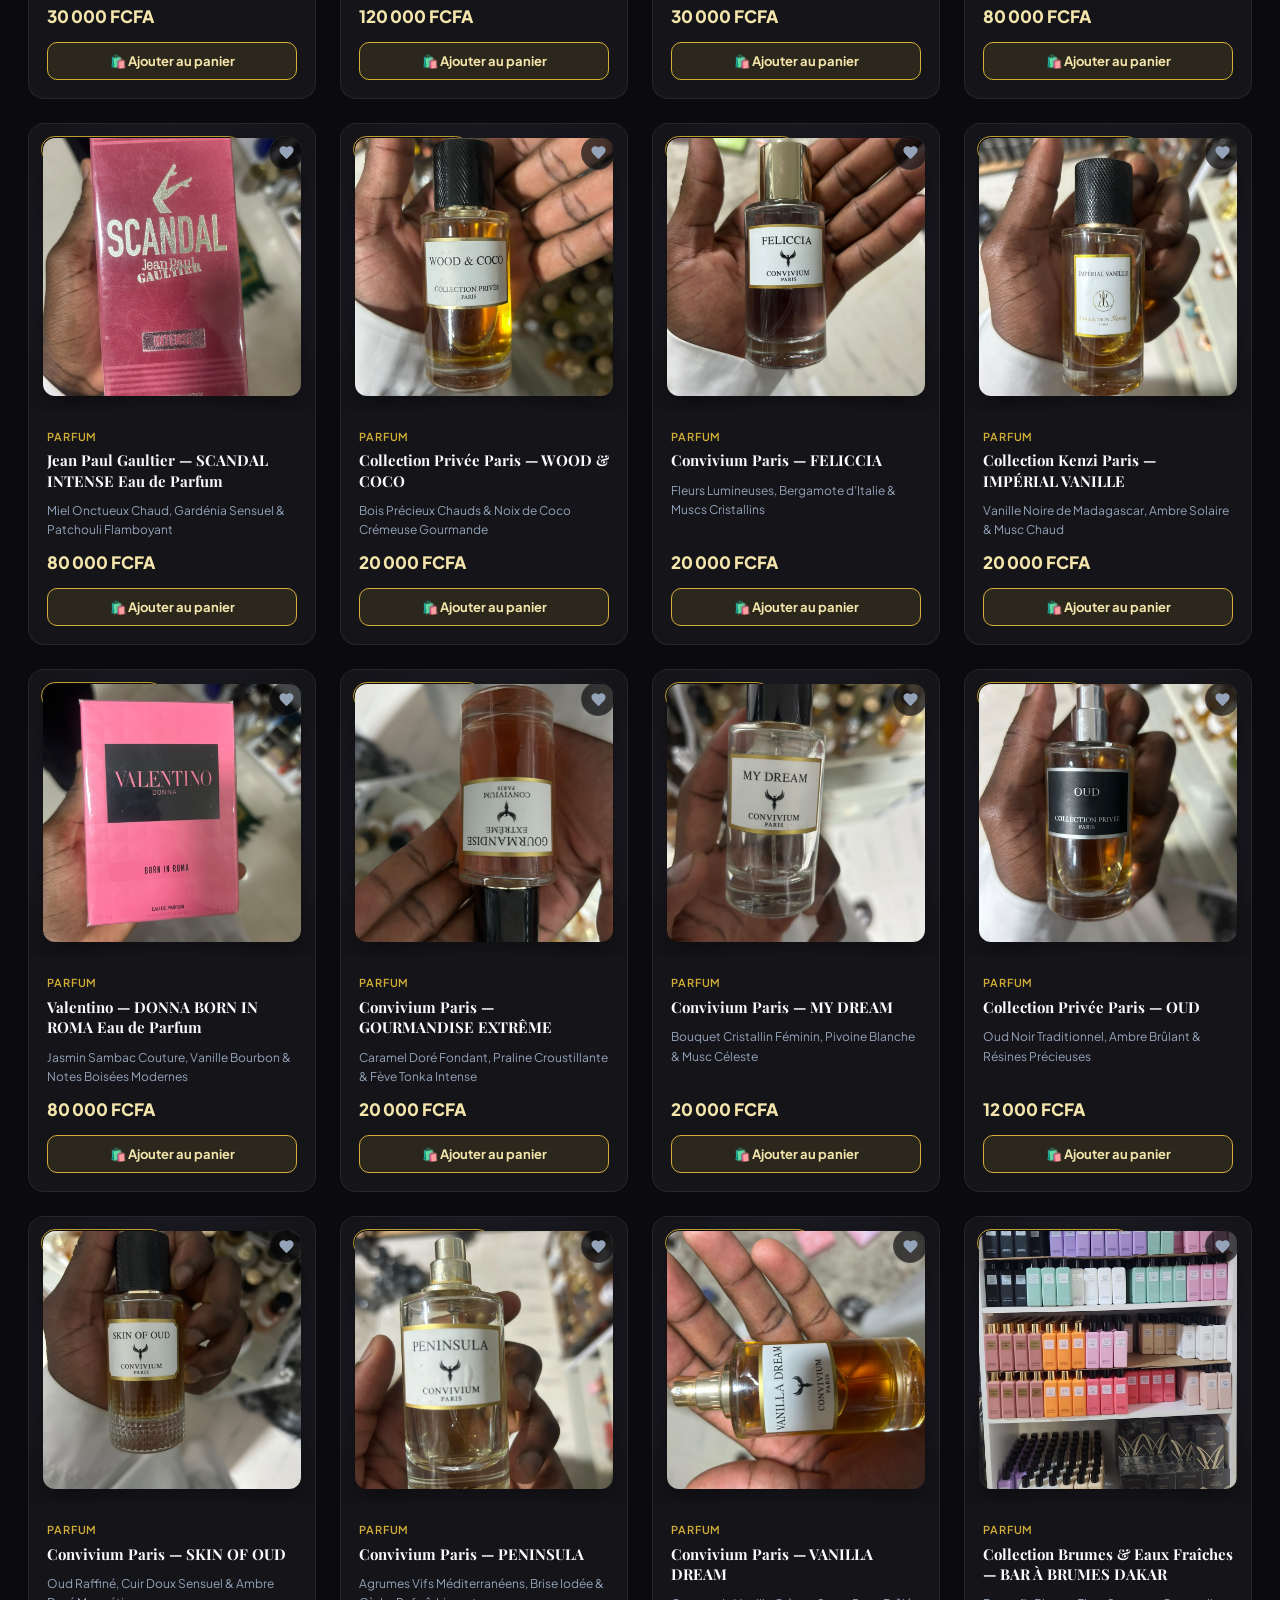
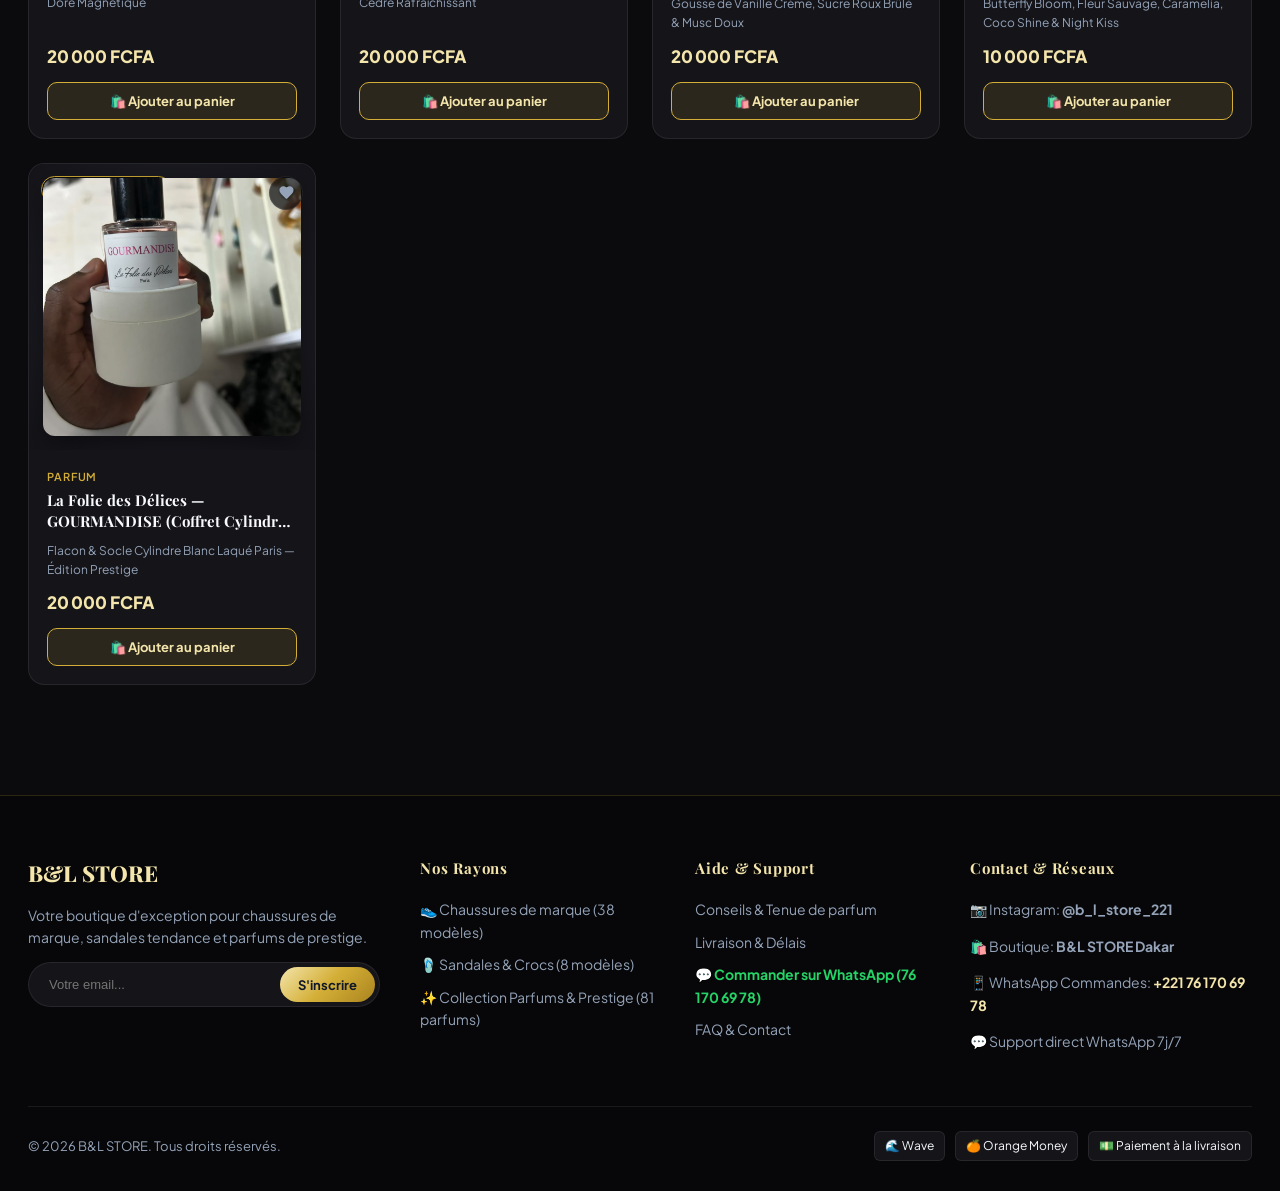
<file: parfums.html>
<!DOCTYPE html>
<html lang="fr">

<head>
  <meta charset="UTF-8">
  <meta name="viewport" content="width=device-width, initial-scale=1.0">
  <title>Parfums de Luxe & Collection Privée Paris | B&L STORE Dakar</title>
  <meta name="description"
    content="Découvrez notre collection de 81 parfums d'exception : Collection Privée Paris, Dubaï Flower, Convivium Paris et Grands Créateurs (Jean Paul Gaultier, Armani, Hermès, Cartier, Xerjoff, Givenchy, Dolce & Gabbana).">
  <link rel="preconnect" href="https://fonts.googleapis.com">
  <link rel="preconnect" href="https://fonts.gstatic.com" crossorigin>
  <link
    href="https://fonts.googleapis.com/css2?family=Plus+Jakarta+Sans:wght@300;400;500;600;700;800&family=Playfair+Display:ital,wght@0,600;0,700;1,400&display=swap"
    rel="stylesheet">
  <link rel="stylesheet" href="style.css">
</head>

<body>

  <!-- Announcement Bar -->
  <div class="top-bar">
    <span>✨ COMMANDES WHATSAPP 7J/7 : <a href="https://wa.me/221761706978" target="_blank" style="text-decoration:underline; font-weight:800; color:#fff;">+221 76 170 69 78</a></span>
    <span class="code">CODE: BL10 (-10%)</span>
    <span style="opacity:0.9;">🚚 Livraison express Dakar & Régions</span>
  </div>

  <!-- Header -->
  <header>
    <div class="header-container">
      <a href="index.html" class="brand-logo-link">
        <div class="brand-badge">
          <svg viewBox="0 0 100 100" fill="none" xmlns="http://www.w3.org/2000/svg">
            <path d="M25 25 H50 C65 25 65 45 50 45 C65 45 65 75 25 75 H50" stroke="url(#goldGrad)" stroke-width="8"
              stroke-linecap="round" fill="none" />
            <path d="M55 35 L75 75 H85" stroke="url(#goldGrad)" stroke-width="8" stroke-linecap="round" fill="none" />
            <circle cx="50" cy="50" r="44" stroke="url(#goldGrad)" stroke-width="3" fill="none" />
            <defs>
              <linearGradient id="goldGrad" x1="0" y1="0" x2="100" y2="100">
                <stop offset="0%" stop-color="#f3e5ab" />
                <stop offset="50%" stop-color="#d4af37" />
                <stop offset="100%" stop-color="#aa841e" />
              </linearGradient>
            </defs>
          </svg>
        </div>
        <div class="brand-text-block">
          <span class="brand-name">B&L STORE</span>
          <span class="brand-tagline">LA MODE À PORTÉE DE CLIC</span>
        </div>
      </a>

      <!-- Navigation Links -->
      <nav class="main-nav">
        <a href="index.html" class="nav-link">Accueil</a>
        <a href="chaussures.html" class="nav-link">👟 Chaussures</a>
        <a href="sandales.html" class="nav-link">🩴 Sandales</a>
        <a href="parfums.html" class="nav-link active">✨ Parfums</a>
      </nav>

      <!-- Search Bar -->
      <div class="header-search">
        <div class="search-input-wrapper">
          <svg viewBox="0 0 24 24">
            <path
              d="M15.5 14h-.79l-.28-.27C15.41 12.59 16 11.11 16 9.5 16 5.91 13.09 3 9.5 3S3 5.91 3 9.5 5.91 16 9.5 16c1.61 0 3.09-.59 4.23-1.57l.27.28v.79l5 4.99L20.49 19l-4.99-5zm-6 0C7.01 14 5 11.99 5 9.5S7.01 5 9.5 5 14 7.01 14 9.5 11.99 14 9.5 14z" />
          </svg>
          <input type="text" id="searchInput" placeholder="Rechercher un parfum (Baccarat, Aventus, Gris...)"
            oninput="handleSearch(this.value)">
          <button class="clear-search-btn" id="clearSearchBtn" onclick="clearSearch()">✕</button>
        </div>
      </div>

      <!-- Header Actions -->
      <div class="header-actions">
        <button class="action-btn" onclick="openWishlistDrawer()" title="Favoris">
          <svg viewBox="0 0 24 24">
            <path
              d="M12 21.35l-1.45-1.32C5.4 15.36 2 12.28 2 8.5 2 5.42 4.42 3 7.5 3c1.74 0 3.41.81 4.5 2.09C13.09 3.81 14.76 3 16.5 3 19.58 3 22 5.42 22 8.5c0 3.78-3.4 6.86-8.55 11.54L12 21.35z" />
          </svg>
          <span class="badge-count" id="wishlistCount">0</span>
        </button>
        <button class="action-btn" onclick="openCartDrawer()" title="Panier">
          <svg viewBox="0 0 24 24">
            <path
              d="M7 18c-1.1 0-1.99.9-1.99 2S5.9 22 7 22s2-.9 2-2-.9-2-2-2zM1 2v2h2l3.6 7.59-1.35 2.45c-.16.28-.25.61-.25.96 0 1.1.9 2 2 2h12v-2H7.42c-.14 0-.25-.11-.25-.25l.03-.12.9-1.63h7.45c.75 0 1.41-.41 1.75-1.03l3.58-6.49c.08-.14.12-.31.12-.48 0-.55-.45-1-1-1H5.21l-.94-2H1zm16 16c-1.1 0-1.99.9-1.99 2s.89 2 1.99 2 2-.9 2-2-.9-2-2-2z" />
          </svg>
          <span class="badge-count" id="cartCount">0</span>
        </button>
      </div>
    </div>
  </header>

  <!-- Page Hero Banner -->
  <div class="page-hero">
    <div class="page-hero-container">
      <div class="breadcrumb">
        <a href="index.html">Accueil</a>
        <span>›</span>
        <span style="color:var(--gold-light);">Parfums & Fragrances</span>
      </div>
      <h1>✨ Parfums de Prestige, Collection Privée & Grands Créateurs</h1>
      <p>Des sillages envoûtants, extraits rares, brumes parfumées et créations d'exception de la haute parfumerie.</p>

      <!-- Subcategory Filter Pills -->
      <div class="filter-pills-bar">
        <button class="filter-pill active" onclick="filterSubcat('all', this)">🔥 Toutes les fragrances (81)</button>
        <button class="filter-pill" onclick="filterSubcat('privee', this)">Collection Privée & Convivium</button>
        <button class="filter-pill" onclick="filterSubcat('doree', this)">Dubaï & Niche Dorée</button>
        <button class="filter-pill" onclick="filterSubcat('intense', this)">Grands Créateurs & Intenses</button>
      </div>
    </div>
  </div>

  <!-- Main Catalog Grid -->
  <main class="section-wrapper" style="border:none;">
    <div class="catalog-header">
      <div class="catalog-title-group">
        <h2 id="parfumsCountTitle">Toutes les fragrances</h2>
        <p id="parfumsCountSubtitle">81 parfums disponibles</p>
      </div>
      <div class="catalog-controls">
        <select class="sort-select" onchange="handleSort(this.value)">
          <option value="default">Tri : Recommandés</option>
          <option value="price-asc">Prix : Croissant</option>
          <option value="price-desc">Prix : Décroissant</option>
          <option value="name">Nom (A-Z)</option>
        </select>
      </div>
    </div>

    <div class="products-grid" id="parfumsGrid"></div>
  </main>

  <!-- Footer -->
  <footer>
    <div class="footer-grid">
      <div class="footer-col">
        <div
          style="font-family:var(--font-heading); font-size:22px; font-weight:800; color:var(--gold-light); margin-bottom:12px;">
          B&L STORE</div>
        <p>Votre boutique d'exception pour chaussures de marque, sandales tendance et parfums de prestige.</p>
        <div class="newsletter-form">
          <input type="email" placeholder="Votre email..." id="newsletterEmail">
          <button onclick="subscribeNewsletter()">S'inscrire</button>
        </div>
      </div>
      <div class="footer-col">
        <h5>Nos Rayons</h5>
        <ul>
          <li><a href="chaussures.html">👟 Chaussures de marque (38 modèles)</a></li>
          <li><a href="sandales.html">🩴 Sandales & Crocs (8 modèles)</a></li>
          <li><a href="parfums.html">✨ Collection Parfums & Prestige (81 parfums)</a></li>
        </ul>
      </div>
      <div class="footer-col">
        <h5>Aide & Support</h5>
        <ul>
          <li><a href="#">Conseils & Tenue de parfum</a></li>
          <li><a href="#">Livraison & Délais</a></li>
          <li><a href="https://wa.me/221761706978" target="_blank" style="color:#25D366; font-weight:700;">💬 Commander sur WhatsApp (76 170 69 78)</a></li>
          <li><a href="#">FAQ & Contact</a></li>
        </ul>
      </div>
      <div class="footer-col">
        <h5>Contact & Réseaux</h5>
        <p>📷 Instagram: <strong>@b_l_store_221</strong></p>
        <p>🛍️ Boutique: <strong>B&L STORE Dakar</strong></p>
        <p>📱 WhatsApp Commandes: <a href="https://wa.me/221761706978" target="_blank" style="color:var(--gold-light); font-weight:700;">+221 76 170 69 78</a></p>
        <p>💬 Support direct WhatsApp 7j/7</p>
      </div>
    </div>
    <div class="footer-bottom">
      <span>© 2026 B&L STORE. Tous droits réservés.</span>
      <div class="payment-tags">
        <span class="pay-tag">🌊 Wave</span>
        <span class="pay-tag">🍊 Orange Money</span>
        <span class="pay-tag">💵 Paiement à la livraison</span>
      </div>
    </div>
  </footer>

  <!-- Product Detail Modal -->
  <div class="modal-overlay" id="productModal">
    <div class="product-modal">
      <button class="modal-close-btn" onclick="closeProductModal()">✕</button>
      <div class="modal-img-col" id="modalImgCol"></div>
      <div class="modal-info-col">
        <span class="modal-cat-tag" id="modalCatTag">PARFUMS</span>
        <h3 class="modal-title" id="modalTitle">Titre du Produit</h3>
        <div class="modal-price" id="modalPrice">0 FCFA</div>

        <span class="option-label" id="modalOptionLabel">Sélectionnez la contenance</span>
        <div class="size-picker" id="modalSizePicker"></div>

        <span class="option-label">Quantité</span>
        <div class="qty-picker">
          <button class="qty-btn" onclick="changeQty(-1)">-</button>
          <span class="qty-val" id="modalQtyVal">1</span>
          <button class="qty-btn" onclick="changeQty(1)">+</button>
        </div>

        <div class="modal-cta-group">
          <button class="btn-gold" style="flex:1; justify-content:center;" onclick="addModalItemToCart()">Ajouter au
            panier</button>
        </div>
      </div>
    </div>
  </div>

  <!-- Cart Side Drawer -->
  <div class="drawer-panel" id="cartDrawer">
    <div class="drawer-header">
      <h3>Mon Panier (<span id="cartDrawerCount">0</span>)</h3>
      <button class="modal-close-btn" onclick="closeCartDrawer()">✕</button>
    </div>
    <div class="drawer-body" id="cartDrawerBody"></div>
    <div class="drawer-footer">
      <div class="coupon-box">
        <input type="text" id="couponInput" placeholder="Code promo (ex: BL10)">
        <button onclick="applyCoupon()">Appliquer</button>
      </div>
      <div class="summary-row">
        <span>Sous-total:</span>
        <span id="subtotalVal">0 FCFA</span>
      </div>
      <div class="summary-row" id="discountRow" style="display:none; color:var(--gold-light);">
        <span>Réduction (-10%):</span>
        <span id="discountVal">-0 FCFA</span>
      </div>
      <div class="summary-row total">
        <span>Total:</span>
        <span id="totalVal">0 FCFA</span>
      </div>
      <button class="btn-checkout" onclick="openCheckoutModal()">Passer la commande ➔</button>
    </div>
  </div>

  <!-- Checkout Form Modal -->
  <div class="modal-overlay" id="checkoutModal">
    <div class="checkout-modal">
      <div style="display:flex; justify-content:space-between; align-items:center; margin-bottom:20px;">
        <h3 style="color:var(--gold-light); font-size:22px;">Finaliser votre commande</h3>
        <button class="modal-close-btn" onclick="closeCheckoutModal()" style="position:static;">✕</button>
      </div>
      <div class="whatsapp-notice-banner">
        <div class="notice-icon">💬</div>
        <div class="notice-text">
          <strong>Toutes les commandes sont finalisées sur WhatsApp :</strong><br>
          Votre commande sera transmise directement au service client B&L STORE au <strong>+221 76 170 69 78</strong> avec tous vos articles et détails pour une confirmation rapide.
        </div>
      </div>
      <form onsubmit="submitOrder(event)">
        <div class="form-group">
          <label>Nom complet *</label>
          <input type="text" required placeholder="Ex: Fatou Sow" id="custName">
        </div>
        <div class="form-group">
          <label>Numéro de Téléphone (WhatsApp) *</label>
          <input type="tel" required placeholder="Ex: +221 77 000 00 00" id="custPhone">
        </div>
        <div class="form-group">
          <label>Adresse de livraison complète *</label>
          <input type="text" required placeholder="Ex: Dakar, Mermoz, Rue 10" id="custAddress">
        </div>
        <div class="form-group">
          <label>Moyen de Paiement *</label>
          <div class="payment-options">
            <div class="pay-option selected" onclick="selectPayment('wave', this)">🌊 Wave</div>
            <div class="pay-option" onclick="selectPayment('om', this)">🍊 Orange Money</div>
            <div class="pay-option" onclick="selectPayment('cod', this)">💵 À la livraison</div>
            <div class="pay-option" onclick="selectPayment('card', this)">💳 Carte Bancaire</div>
          </div>
        </div>
        <button type="submit" class="btn-checkout" style="margin-top:20px; background:#25D366; color:#0b0b0e;">Confirmer et envoyer sur WhatsApp (+221 76 170 69 78)
          ➔</button>
      </form>
    </div>
  </div>

  <!-- Scripts -->
  <script src="products.js"></script>
  <script src="store.js"></script>
  <script>
    let currentSubcat = 'all';
    let searchQuery = '';
    let currentSort = 'default';

    const parfumsList = ALL_PRODUCTS.filter(p => p.cat === 'parfums');

    function renderCurrentPageProducts() {
      const grid = document.getElementById('parfumsGrid');
      let filtered = parfumsList.filter(p => {
        const matchesSubcat = (currentSubcat === 'all') || (p.subcat === currentSubcat);
        const matchesSearch = p.name.toLowerCase().includes(searchQuery) ||
          (p.note && p.note.toLowerCase().includes(searchQuery)) ||
          (p.tag && p.tag.toLowerCase().includes(searchQuery));
        return matchesSubcat && matchesSearch;
      });

      // Tri
      if (currentSort === 'price-asc') filtered.sort((a, b) => a.price - b.price);
      else if (currentSort === 'price-desc') filtered.sort((a, b) => b.price - a.price);
      else if (currentSort === 'name') filtered.sort((a, b) => a.name.localeCompare(b.name));

      // Sous-titre
      const titleEl = document.getElementById('parfumsCountTitle');
      const subtitleEl = document.getElementById('parfumsCountSubtitle');
      if (titleEl && subtitleEl) {
        titleEl.textContent = currentSubcat === 'all' ? 'Toutes les fragrances' : `Gamme : ${currentSubcat.toUpperCase()}`;
        subtitleEl.textContent = `${filtered.length} parfum${filtered.length > 1 ? 's' : ''} disponible${filtered.length > 1 ? 's' : ''}`;
      }

      if (filtered.length === 0) {
        grid.innerHTML = `
          <div class="no-products">
            <h3>Aucun parfum trouvé</h3>
            <p>Essayez de modifier votre filtre ou votre recherche.</p>
          </div>`;
        return;
      }

      grid.innerHTML = filtered.map(p => renderProductCardHTML(p)).join('');
    }

    function filterSubcat(subcat, el) {
      currentSubcat = subcat;
      document.querySelectorAll('.filter-pills-bar .filter-pill').forEach(b => b.classList.remove('active'));
      if (el) el.classList.add('active');
      renderCurrentPageProducts();
    }

    function handleSearch(val) {
      searchQuery = val.trim().toLowerCase();
      const clearBtn = document.getElementById('clearSearchBtn');
      if (clearBtn) clearBtn.classList.toggle('active', searchQuery.length > 0);
      renderCurrentPageProducts();
    }

    function clearSearch() {
      const input = document.getElementById('searchInput');
      if (input) input.value = '';
      searchQuery = '';
      const clearBtn = document.getElementById('clearSearchBtn');
      if (clearBtn) clearBtn.classList.remove('active');
      renderCurrentPageProducts();
    }

    function handleSort(val) {
      currentSort = val;
      renderCurrentPageProducts();
    }

    document.addEventListener('DOMContentLoaded', () => {
      renderCurrentPageProducts();
    });
  </script>
</body>

</html>
</file>
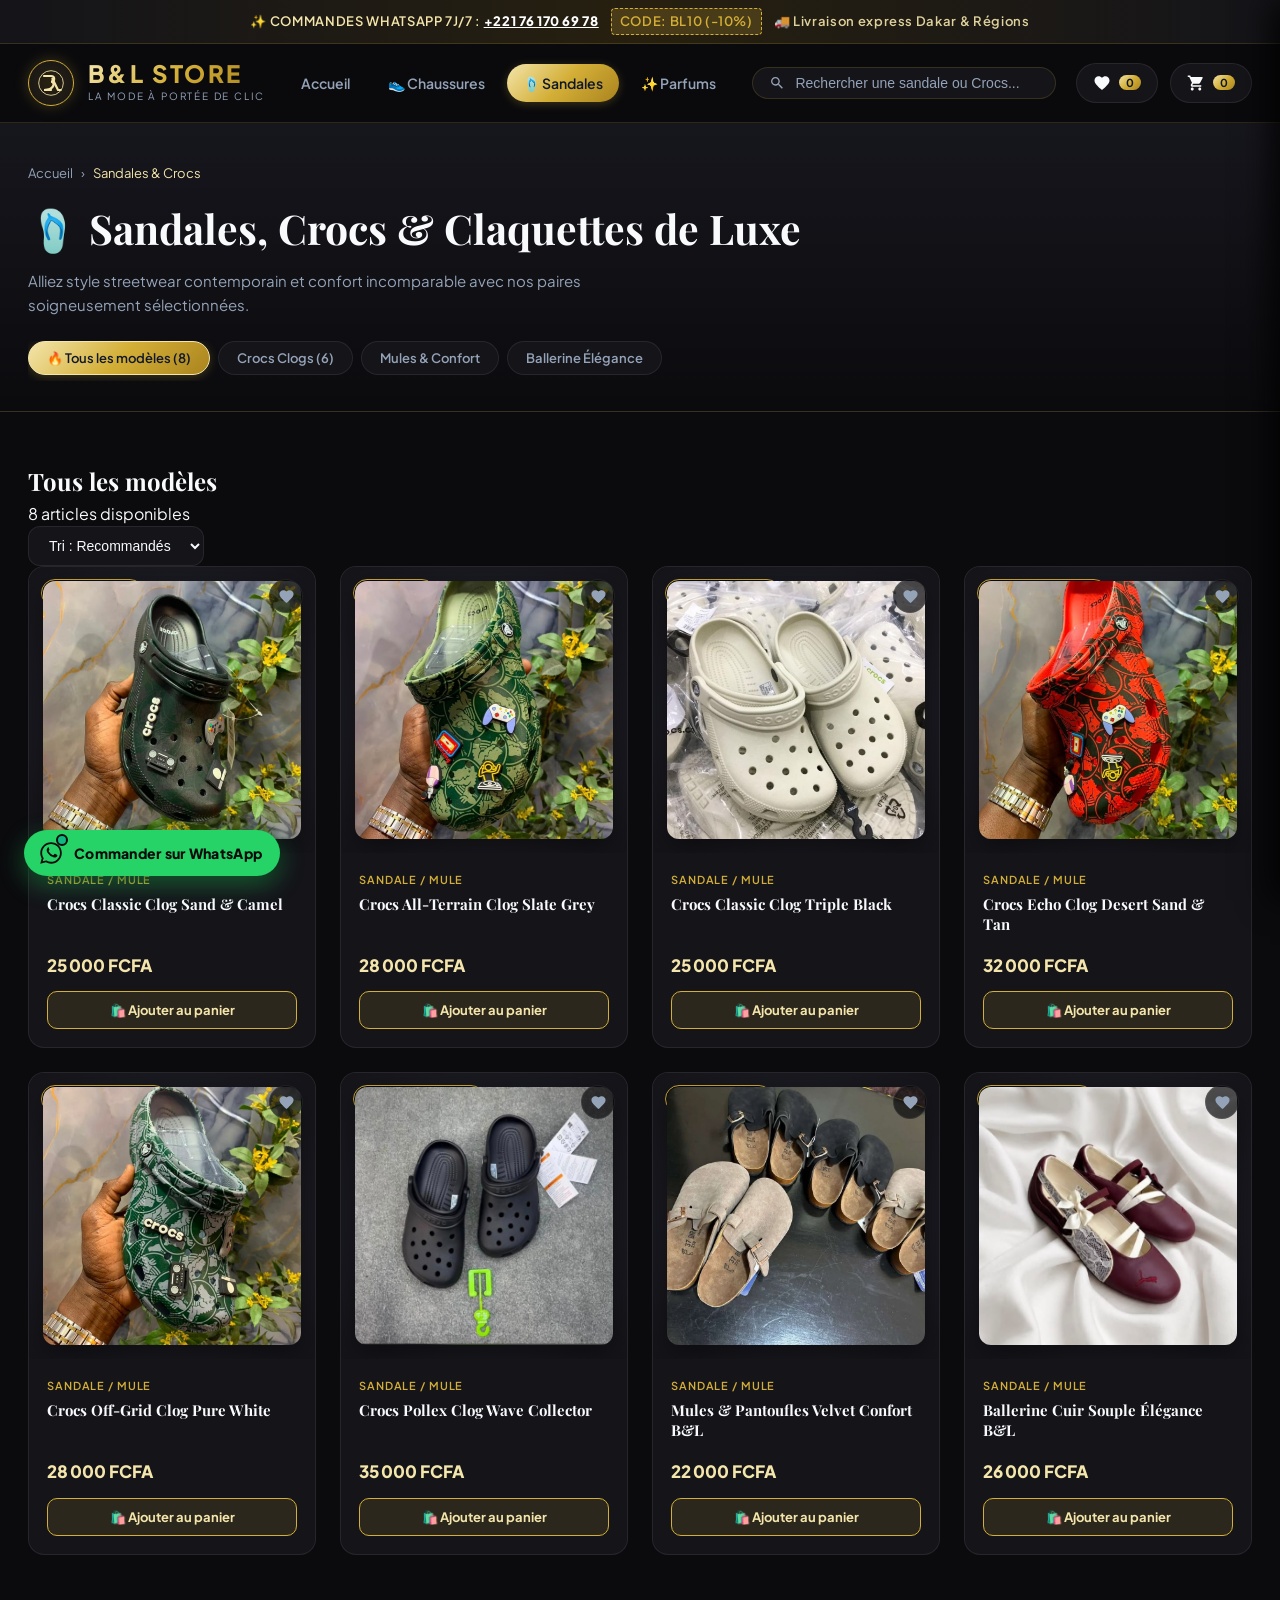
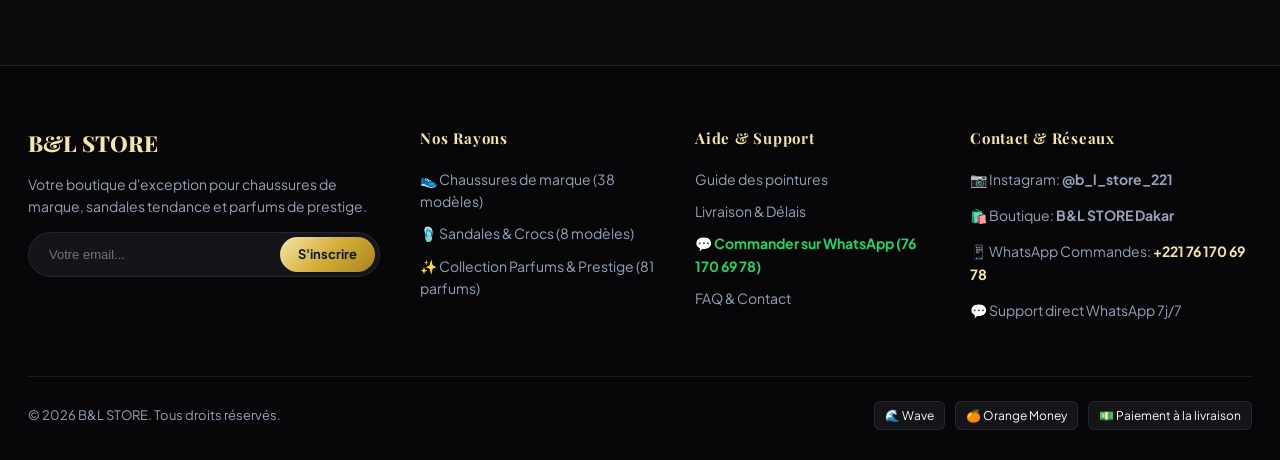
<file: sandales.html>
<!DOCTYPE html>
<html lang="fr">

<head>
  <meta charset="UTF-8">
  <meta name="viewport" content="width=device-width, initial-scale=1.0">
  <title>Sandales, Crocs & Claquettes de Luxe | B&L STORE Dakar</title>
  <meta name="description"
    content="Découvrez l'ensemble de notre collection de sandales et Crocs : Crocs Classic, All-Terrain, Echo Clog, mules et ballerines élégantes.">
  <link rel="preconnect" href="https://fonts.googleapis.com">
  <link rel="preconnect" href="https://fonts.gstatic.com" crossorigin>
  <link
    href="https://fonts.googleapis.com/css2?family=Plus+Jakarta+Sans:wght@300;400;500;600;700;800&family=Playfair+Display:ital,wght@0,600;0,700;1,400&display=swap"
    rel="stylesheet">
  <link rel="stylesheet" href="style.css">
</head>

<body>

  <!-- Announcement Bar -->
  <div class="top-bar">
    <span>✨ COMMANDES WHATSAPP 7J/7 : <a href="https://wa.me/221761706978" target="_blank" style="text-decoration:underline; font-weight:800; color:#fff;">+221 76 170 69 78</a></span>
    <span class="code">CODE: BL10 (-10%)</span>
    <span style="opacity:0.9;">🚚 Livraison express Dakar & Régions</span>
  </div>

  <!-- Header -->
  <header>
    <div class="header-container">
      <a href="index.html" class="brand-logo-link">
        <div class="brand-badge">
          <svg viewBox="0 0 100 100" fill="none" xmlns="http://www.w3.org/2000/svg">
            <path d="M25 25 H50 C65 25 65 45 50 45 C65 45 65 75 25 75 H50" stroke="url(#goldGrad)" stroke-width="8"
              stroke-linecap="round" fill="none" />
            <path d="M55 35 L75 75 H85" stroke="url(#goldGrad)" stroke-width="8" stroke-linecap="round" fill="none" />
            <circle cx="50" cy="50" r="44" stroke="url(#goldGrad)" stroke-width="3" fill="none" />
            <defs>
              <linearGradient id="goldGrad" x1="0" y1="0" x2="100" y2="100">
                <stop offset="0%" stop-color="#f3e5ab" />
                <stop offset="50%" stop-color="#d4af37" />
                <stop offset="100%" stop-color="#aa841e" />
              </linearGradient>
            </defs>
          </svg>
        </div>
        <div class="brand-text-block">
          <span class="brand-name">B&L STORE</span>
          <span class="brand-tagline">LA MODE À PORTÉE DE CLIC</span>
        </div>
      </a>

      <!-- Navigation Links -->
      <nav class="main-nav">
        <a href="index.html" class="nav-link">Accueil</a>
        <a href="chaussures.html" class="nav-link">👟 Chaussures</a>
        <a href="sandales.html" class="nav-link active">🩴 Sandales</a>
        <a href="parfums.html" class="nav-link">✨ Parfums</a>
      </nav>

      <!-- Search Bar -->
      <div class="header-search">
        <div class="search-input-wrapper">
          <svg viewBox="0 0 24 24">
            <path
              d="M15.5 14h-.79l-.28-.27C15.41 12.59 16 11.11 16 9.5 16 5.91 13.09 3 9.5 3S3 5.91 3 9.5 5.91 16 9.5 16c1.61 0 3.09-.59 4.23-1.57l.27.28v.79l5 4.99L20.49 19l-4.99-5zm-6 0C7.01 14 5 11.99 5 9.5S7.01 5 9.5 5 14 7.01 14 9.5 11.99 14 9.5 14z" />
          </svg>
          <input type="text" id="searchInput" placeholder="Rechercher une sandale ou Crocs..."
            oninput="handleSearch(this.value)">
          <button class="clear-search-btn" id="clearSearchBtn" onclick="clearSearch()">✕</button>
        </div>
      </div>

      <!-- Header Actions -->
      <div class="header-actions">
        <button class="action-btn" onclick="openWishlistDrawer()" title="Favoris">
          <svg viewBox="0 0 24 24">
            <path
              d="M12 21.35l-1.45-1.32C5.4 15.36 2 12.28 2 8.5 2 5.42 4.42 3 7.5 3c1.74 0 3.41.81 4.5 2.09C13.09 3.81 14.76 3 16.5 3 19.58 3 22 5.42 22 8.5c0 3.78-3.4 6.86-8.55 11.54L12 21.35z" />
          </svg>
          <span class="badge-count" id="wishlistCount">0</span>
        </button>
        <button class="action-btn" onclick="openCartDrawer()" title="Panier">
          <svg viewBox="0 0 24 24">
            <path
              d="M7 18c-1.1 0-1.99.9-1.99 2S5.9 22 7 22s2-.9 2-2-.9-2-2-2zM1 2v2h2l3.6 7.59-1.35 2.45c-.16.28-.25.61-.25.96 0 1.1.9 2 2 2h12v-2H7.42c-.14 0-.25-.11-.25-.25l.03-.12.9-1.63h7.45c.75 0 1.41-.41 1.75-1.03l3.58-6.49c.08-.14.12-.31.12-.48 0-.55-.45-1-1-1H5.21l-.94-2H1zm16 16c-1.1 0-1.99.9-1.99 2s.89 2 1.99 2 2-.9 2-2-.9-2-2-2z" />
          </svg>
          <span class="badge-count" id="cartCount">0</span>
        </button>
      </div>
    </div>
  </header>

  <!-- Page Hero Banner -->
  <div class="page-hero">
    <div class="page-hero-container">
      <div class="breadcrumb">
        <a href="index.html">Accueil</a>
        <span>›</span>
        <span style="color:var(--gold-light);">Sandales & Crocs</span>
      </div>
      <h1>🩴 Sandales, Crocs & Claquettes de Luxe</h1>
      <p>Alliez style streetwear contemporain et confort incomparable avec nos paires soigneusement sélectionnées.</p>

      <!-- Filter Pills -->
      <div class="filter-pills-bar">
        <button class="filter-pill active" onclick="filterType('all', this)">🔥 Tous les modèles (8)</button>
        <button class="filter-pill" onclick="filterType('crocs', this)">Crocs Clogs (6)</button>
        <button class="filter-pill" onclick="filterType('mules', this)">Mules & Confort</button>
        <button class="filter-pill" onclick="filterType('ballerine', this)">Ballerine Élégance</button>
      </div>
    </div>
  </div>

  <!-- Main Catalog Grid -->
  <main class="section-wrapper" style="border:none;">
    <div class="catalog-header">
      <div class="catalog-title-group">
        <h2 id="sandalesCountTitle">Tous les modèles</h2>
        <p id="sandalesCountSubtitle">8 articles disponibles</p>
      </div>
      <div class="catalog-controls">
        <select class="sort-select" onchange="handleSort(this.value)">
          <option value="default">Tri : Recommandés</option>
          <option value="price-asc">Prix : Croissant</option>
          <option value="price-desc">Prix : Décroissant</option>
          <option value="name">Nom (A-Z)</option>
        </select>
      </div>
    </div>

    <div class="products-grid" id="sandalesGrid"></div>
  </main>

  <!-- Footer -->
  <footer>
    <div class="footer-grid">
      <div class="footer-col">
        <div
          style="font-family:var(--font-heading); font-size:22px; font-weight:800; color:var(--gold-light); margin-bottom:12px;">
          B&L STORE</div>
        <p>Votre boutique d'exception pour chaussures de marque, sandales tendance et parfums de prestige.</p>
        <div class="newsletter-form">
          <input type="email" placeholder="Votre email..." id="newsletterEmail">
          <button onclick="subscribeNewsletter()">S'inscrire</button>
        </div>
      </div>
      <div class="footer-col">
        <h5>Nos Rayons</h5>
        <ul>
          <li><a href="chaussures.html">👟 Chaussures de marque (38 modèles)</a></li>
          <li><a href="sandales.html">🩴 Sandales & Crocs (8 modèles)</a></li>
          <li><a href="parfums.html">✨ Collection Parfums & Prestige (81 parfums)</a></li>
        </ul>
      </div>
      <div class="footer-col">
        <h5>Aide & Support</h5>
        <ul>
          <li><a href="#">Guide des pointures</a></li>
          <li><a href="#">Livraison & Délais</a></li>
          <li><a href="https://wa.me/221761706978" target="_blank" style="color:#25D366; font-weight:700;">💬 Commander sur WhatsApp (76 170 69 78)</a></li>
          <li><a href="#">FAQ & Contact</a></li>
        </ul>
      </div>
      <div class="footer-col">
        <h5>Contact & Réseaux</h5>
        <p>📷 Instagram: <strong>@b_l_store_221</strong></p>
        <p>🛍️ Boutique: <strong>B&L STORE Dakar</strong></p>
        <p>📱 WhatsApp Commandes: <a href="https://wa.me/221761706978" target="_blank" style="color:var(--gold-light); font-weight:700;">+221 76 170 69 78</a></p>
        <p>💬 Support direct WhatsApp 7j/7</p>
      </div>
    </div>
    <div class="footer-bottom">
      <span>© 2026 B&L STORE. Tous droits réservés.</span>
      <div class="payment-tags">
        <span class="pay-tag">🌊 Wave</span>
        <span class="pay-tag">🍊 Orange Money</span>
        <span class="pay-tag">💵 Paiement à la livraison</span>
      </div>
    </div>
  </footer>

  <!-- Product Detail Modal -->
  <div class="modal-overlay" id="productModal">
    <div class="product-modal">
      <button class="modal-close-btn" onclick="closeProductModal()">✕</button>
      <div class="modal-img-col" id="modalImgCol"></div>
      <div class="modal-info-col">
        <span class="modal-cat-tag" id="modalCatTag">SANDALES</span>
        <h3 class="modal-title" id="modalTitle">Titre du Produit</h3>
        <div class="modal-price" id="modalPrice">0 FCFA</div>

        <span class="option-label" id="modalOptionLabel">Sélectionnez la pointure</span>
        <div class="size-picker" id="modalSizePicker"></div>

        <span class="option-label">Quantité</span>
        <div class="qty-picker">
          <button class="qty-btn" onclick="changeQty(-1)">-</button>
          <span class="qty-val" id="modalQtyVal">1</span>
          <button class="qty-btn" onclick="changeQty(1)">+</button>
        </div>

        <div class="modal-cta-group">
          <button class="btn-gold" style="flex:1; justify-content:center;" onclick="addModalItemToCart()">Ajouter au
            panier</button>
        </div>
      </div>
    </div>
  </div>

  <!-- Cart Side Drawer -->
  <div class="drawer-panel" id="cartDrawer">
    <div class="drawer-header">
      <h3>Mon Panier (<span id="cartDrawerCount">0</span>)</h3>
      <button class="modal-close-btn" onclick="closeCartDrawer()">✕</button>
    </div>
    <div class="drawer-body" id="cartDrawerBody"></div>
    <div class="drawer-footer">
      <div class="coupon-box">
        <input type="text" id="couponInput" placeholder="Code promo (ex: BL10)">
        <button onclick="applyCoupon()">Appliquer</button>
      </div>
      <div class="summary-row">
        <span>Sous-total:</span>
        <span id="subtotalVal">0 FCFA</span>
      </div>
      <div class="summary-row" id="discountRow" style="display:none; color:var(--gold-light);">
        <span>Réduction (-10%):</span>
        <span id="discountVal">-0 FCFA</span>
      </div>
      <div class="summary-row total">
        <span>Total:</span>
        <span id="totalVal">0 FCFA</span>
      </div>
      <button class="btn-checkout" onclick="openCheckoutModal()">Passer la commande ➔</button>
    </div>
  </div>

  <!-- Checkout Form Modal -->
  <div class="modal-overlay" id="checkoutModal">
    <div class="checkout-modal">
      <div style="display:flex; justify-content:space-between; align-items:center; margin-bottom:20px;">
        <h3 style="color:var(--gold-light); font-size:22px;">Finaliser votre commande</h3>
        <button class="modal-close-btn" onclick="closeCheckoutModal()" style="position:static;">✕</button>
      </div>
      <div class="whatsapp-notice-banner">
        <div class="notice-icon">💬</div>
        <div class="notice-text">
          <strong>Toutes les commandes sont finalisées sur WhatsApp :</strong><br>
          Votre commande sera transmise directement au service client B&L STORE au <strong>+221 76 170 69 78</strong> avec tous vos articles et détails pour une confirmation rapide.
        </div>
      </div>
      <form onsubmit="submitOrder(event)">
        <div class="form-group">
          <label>Nom complet *</label>
          <input type="text" required placeholder="Ex: Awa Ndiaye" id="custName">
        </div>
        <div class="form-group">
          <label>Numéro de Téléphone (WhatsApp) *</label>
          <input type="tel" required placeholder="Ex: +221 77 000 00 00" id="custPhone">
        </div>
        <div class="form-group">
          <label>Adresse de livraison complète *</label>
          <input type="text" required placeholder="Ex: Dakar, Almadies, Villa 45" id="custAddress">
        </div>
        <div class="form-group">
          <label>Moyen de Paiement *</label>
          <div class="payment-options">
            <div class="pay-option selected" onclick="selectPayment('wave', this)">🌊 Wave</div>
            <div class="pay-option" onclick="selectPayment('om', this)">🍊 Orange Money</div>
            <div class="pay-option" onclick="selectPayment('cod', this)">💵 À la livraison</div>
            <div class="pay-option" onclick="selectPayment('card', this)">💳 Carte Bancaire</div>
          </div>
        </div>
        <button type="submit" class="btn-checkout" style="margin-top:20px; background:#25D366; color:#0b0b0e;">Confirmer et envoyer sur WhatsApp (+221 76 170 69 78)
          ➔</button>
      </form>
    </div>
  </div>

  <!-- Scripts -->
  <script src="products.js"></script>
  <script src="store.js"></script>
  <script>
    let currentType = 'all';
    let searchQuery = '';
    let currentSort = 'default';

    const sandalesList = ALL_PRODUCTS.filter(p => p.cat === 'sandales');

    function renderCurrentPageProducts() {
      const grid = document.getElementById('sandalesGrid');
      let filtered = sandalesList.filter(p => {
        const matchesType = (currentType === 'all') || (p.type === currentType);
        const matchesSearch = p.name.toLowerCase().includes(searchQuery) || (p.tag && p.tag.toLowerCase().includes(searchQuery));
        return matchesType && matchesSearch;
      });

      // Tri
      if (currentSort === 'price-asc') filtered.sort((a, b) => a.price - b.price);
      else if (currentSort === 'price-desc') filtered.sort((a, b) => b.price - a.price);
      else if (currentSort === 'name') filtered.sort((a, b) => a.name.localeCompare(b.name));

      // Sous-titre
      const titleEl = document.getElementById('sandalesCountTitle');
      const subtitleEl = document.getElementById('sandalesCountSubtitle');
      if (titleEl && subtitleEl) {
        titleEl.textContent = currentType === 'all' ? 'Tous les modèles' : `Catégorie : ${currentType.toUpperCase()}`;
        subtitleEl.textContent = `${filtered.length} article${filtered.length > 1 ? 's' : ''} disponible${filtered.length > 1 ? 's' : ''}`;
      }

      if (filtered.length === 0) {
        grid.innerHTML = `
          <div class="no-products">
            <h3>Aucune sandale trouvée</h3>
            <p>Essayez de modifier votre filtre ou votre recherche.</p>
          </div>`;
        return;
      }

      grid.innerHTML = filtered.map(p => renderProductCardHTML(p)).join('');
    }

    function filterType(type, el) {
      currentType = type;
      document.querySelectorAll('.filter-pills-bar .filter-pill').forEach(b => b.classList.remove('active'));
      if (el) el.classList.add('active');
      renderCurrentPageProducts();
    }

    function handleSearch(val) {
      searchQuery = val.trim().toLowerCase();
      const clearBtn = document.getElementById('clearSearchBtn');
      if (clearBtn) clearBtn.classList.toggle('active', searchQuery.length > 0);
      renderCurrentPageProducts();
    }

    function clearSearch() {
      const input = document.getElementById('searchInput');
      if (input) input.value = '';
      searchQuery = '';
      const clearBtn = document.getElementById('clearSearchBtn');
      if (clearBtn) clearBtn.classList.remove('active');
      renderCurrentPageProducts();
    }

    function handleSort(val) {
      currentSort = val;
      renderCurrentPageProducts();
    }

    document.addEventListener('DOMContentLoaded', () => {
      renderCurrentPageProducts();
    });
  </script>
</body>

</html>
</file>
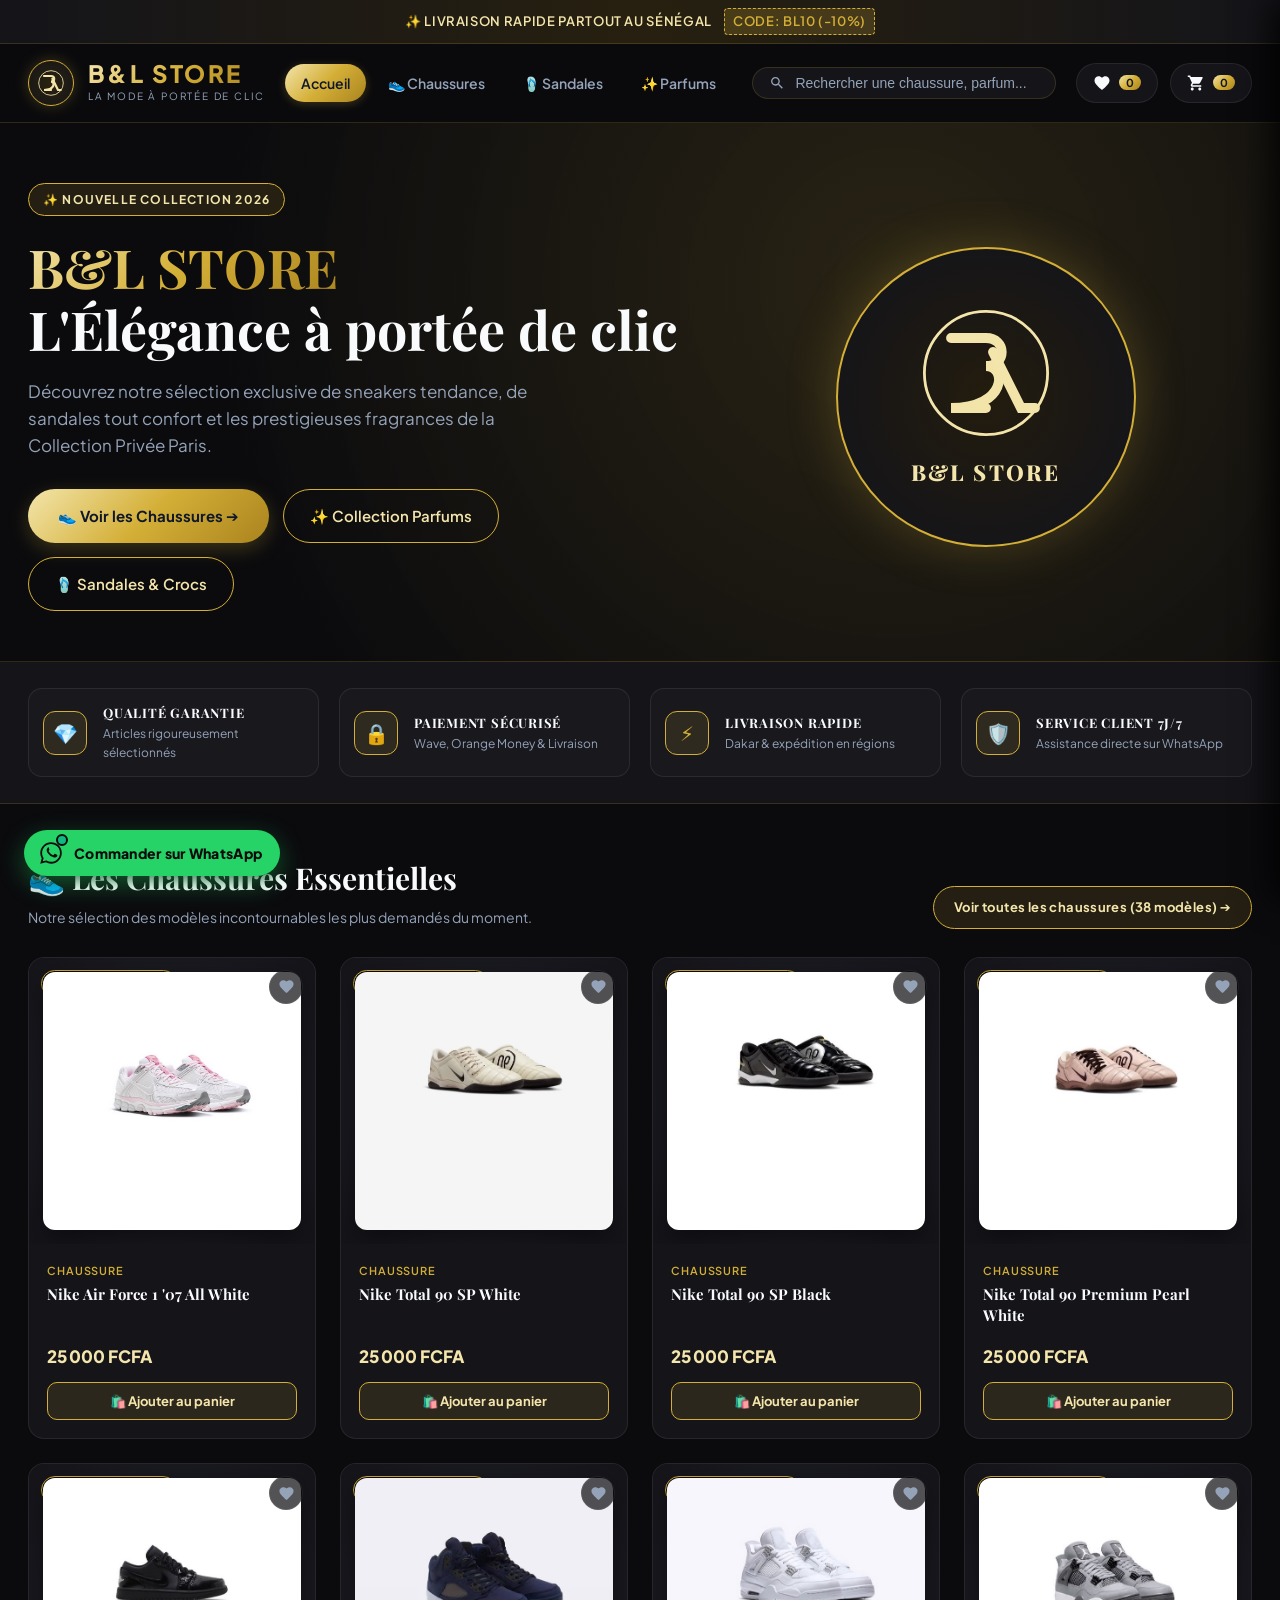
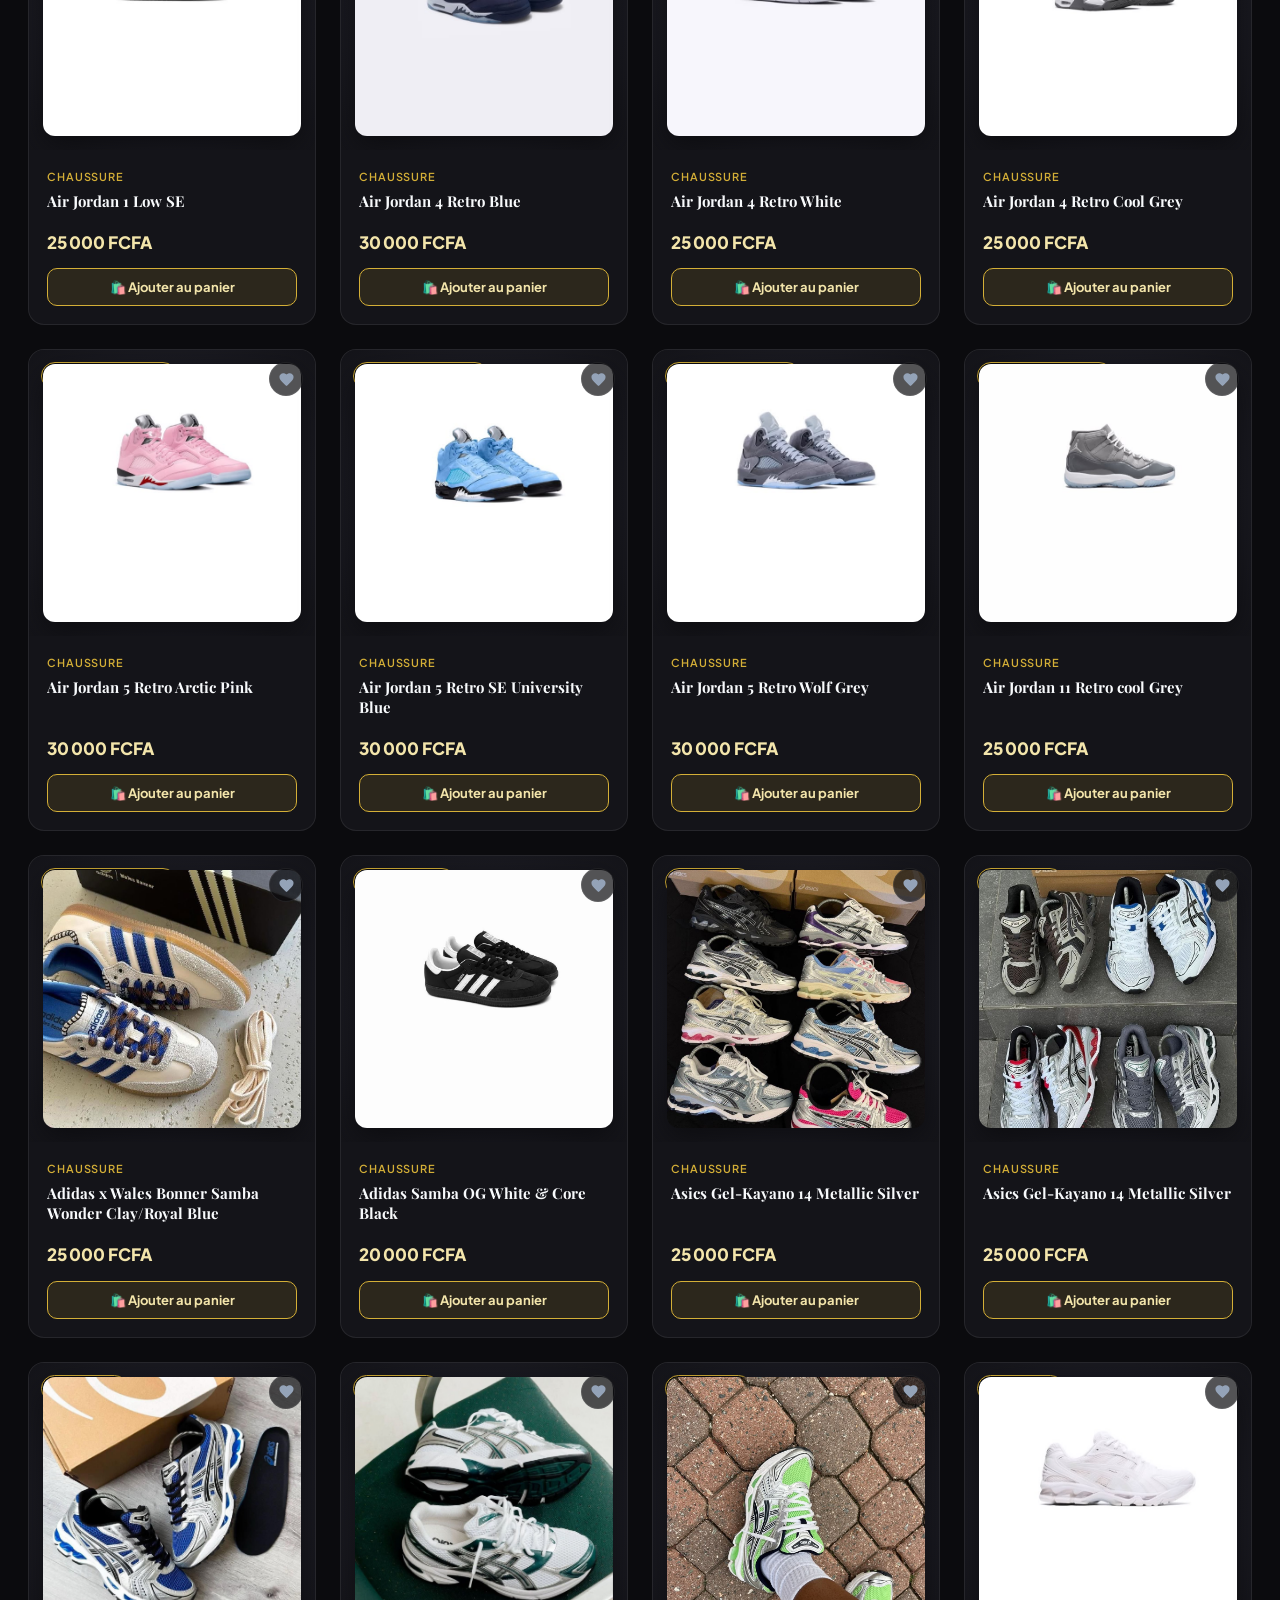
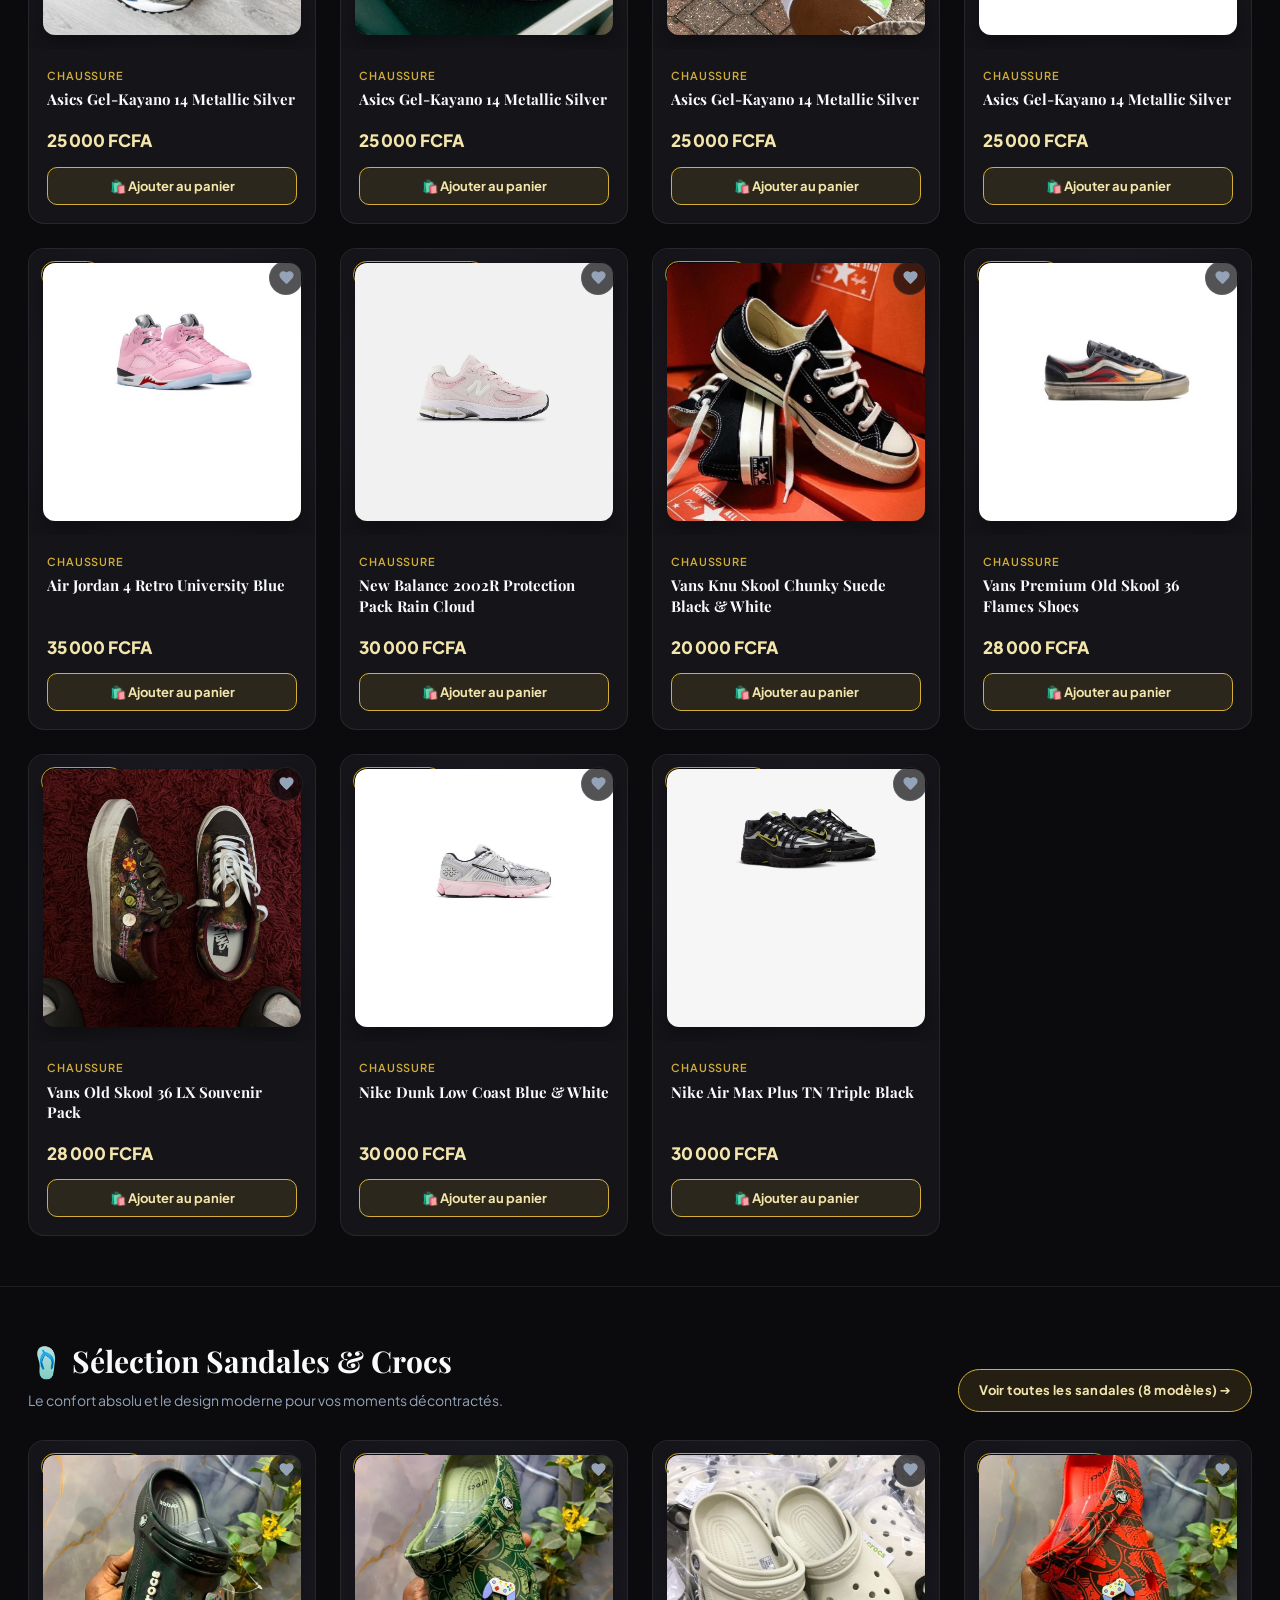
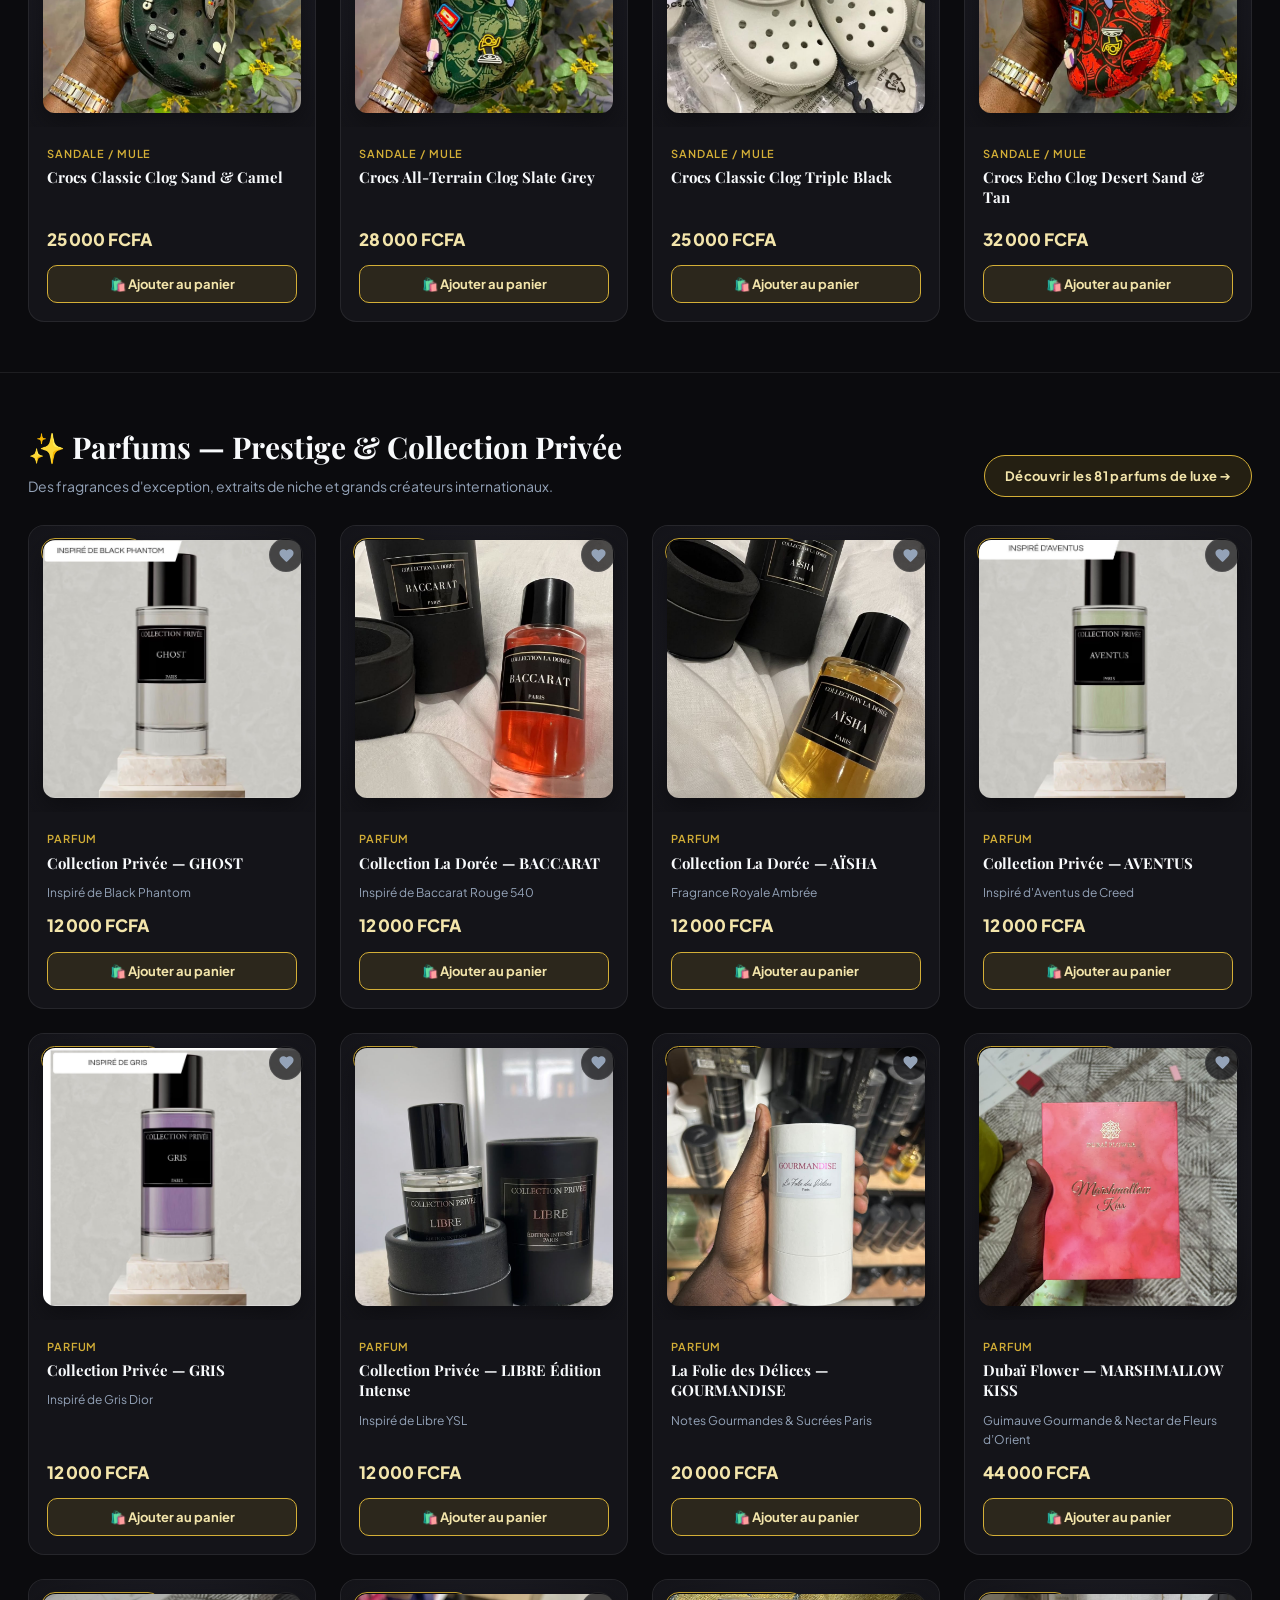
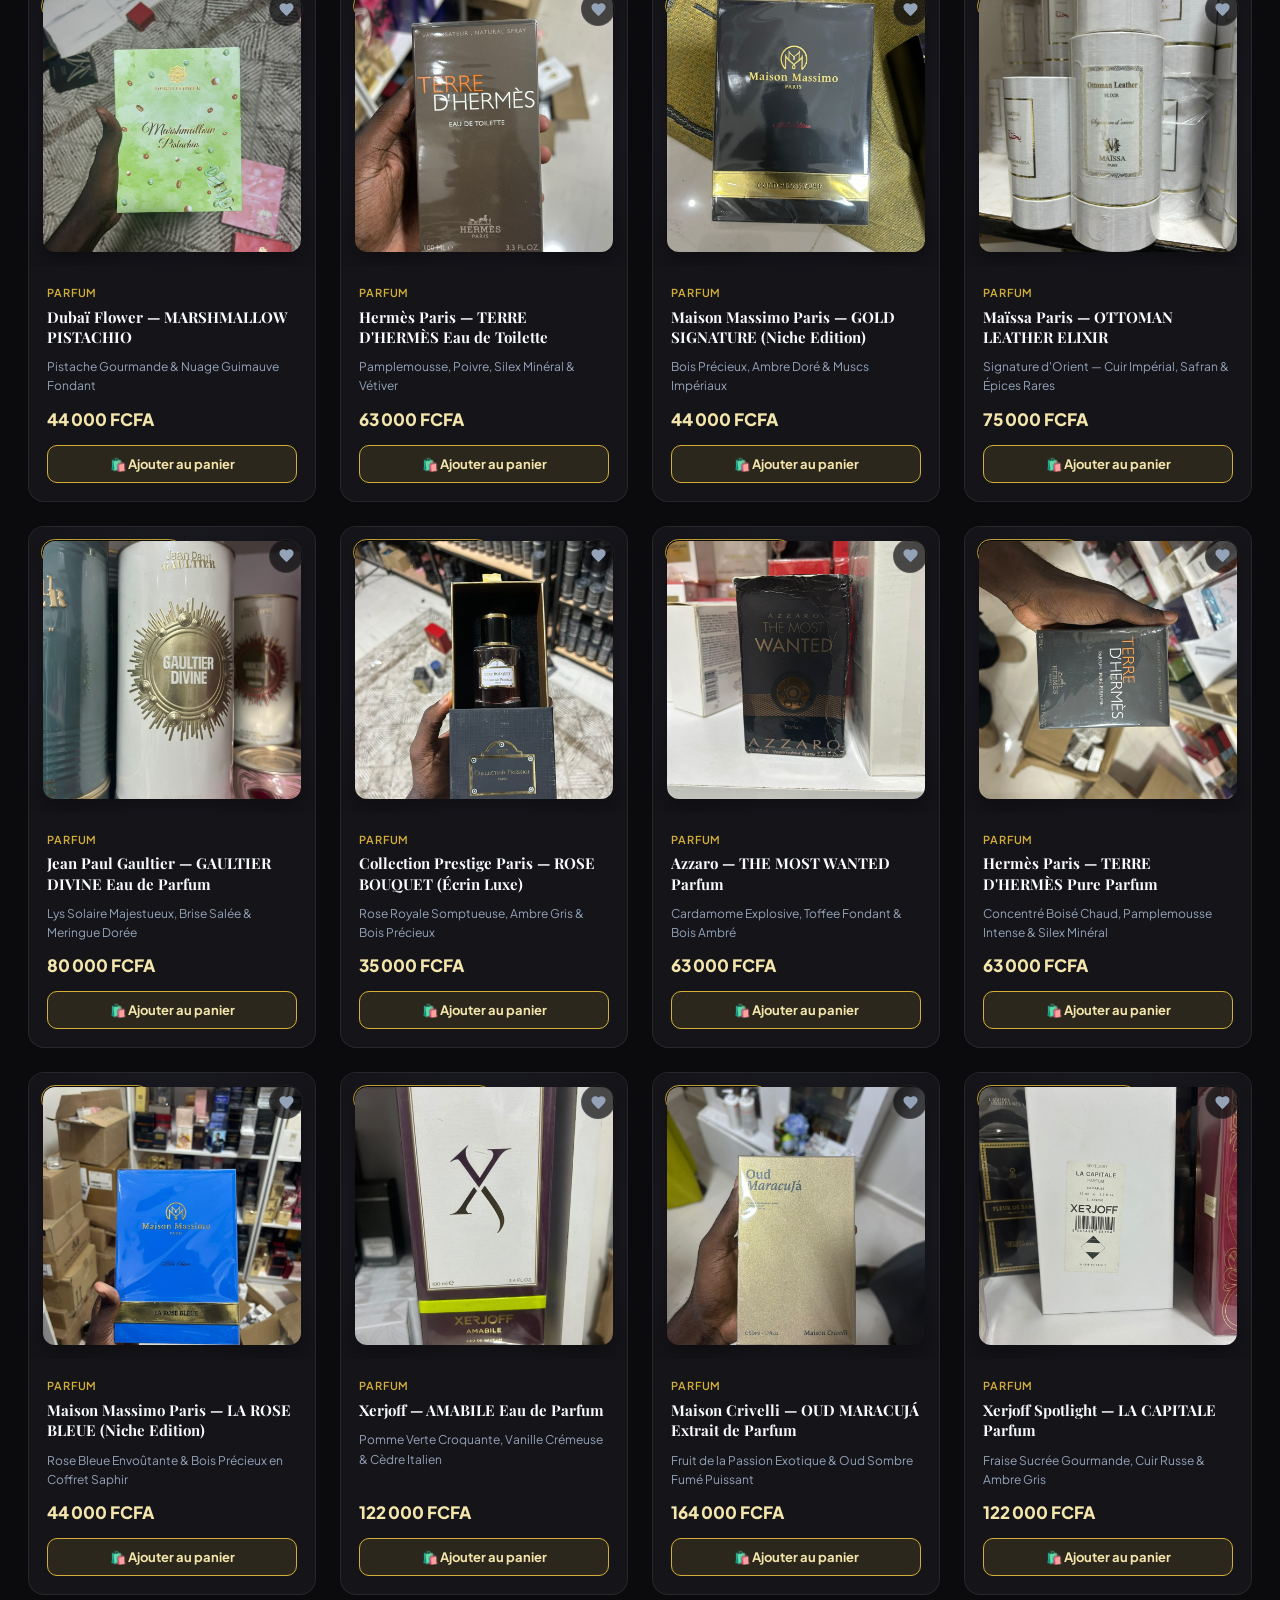
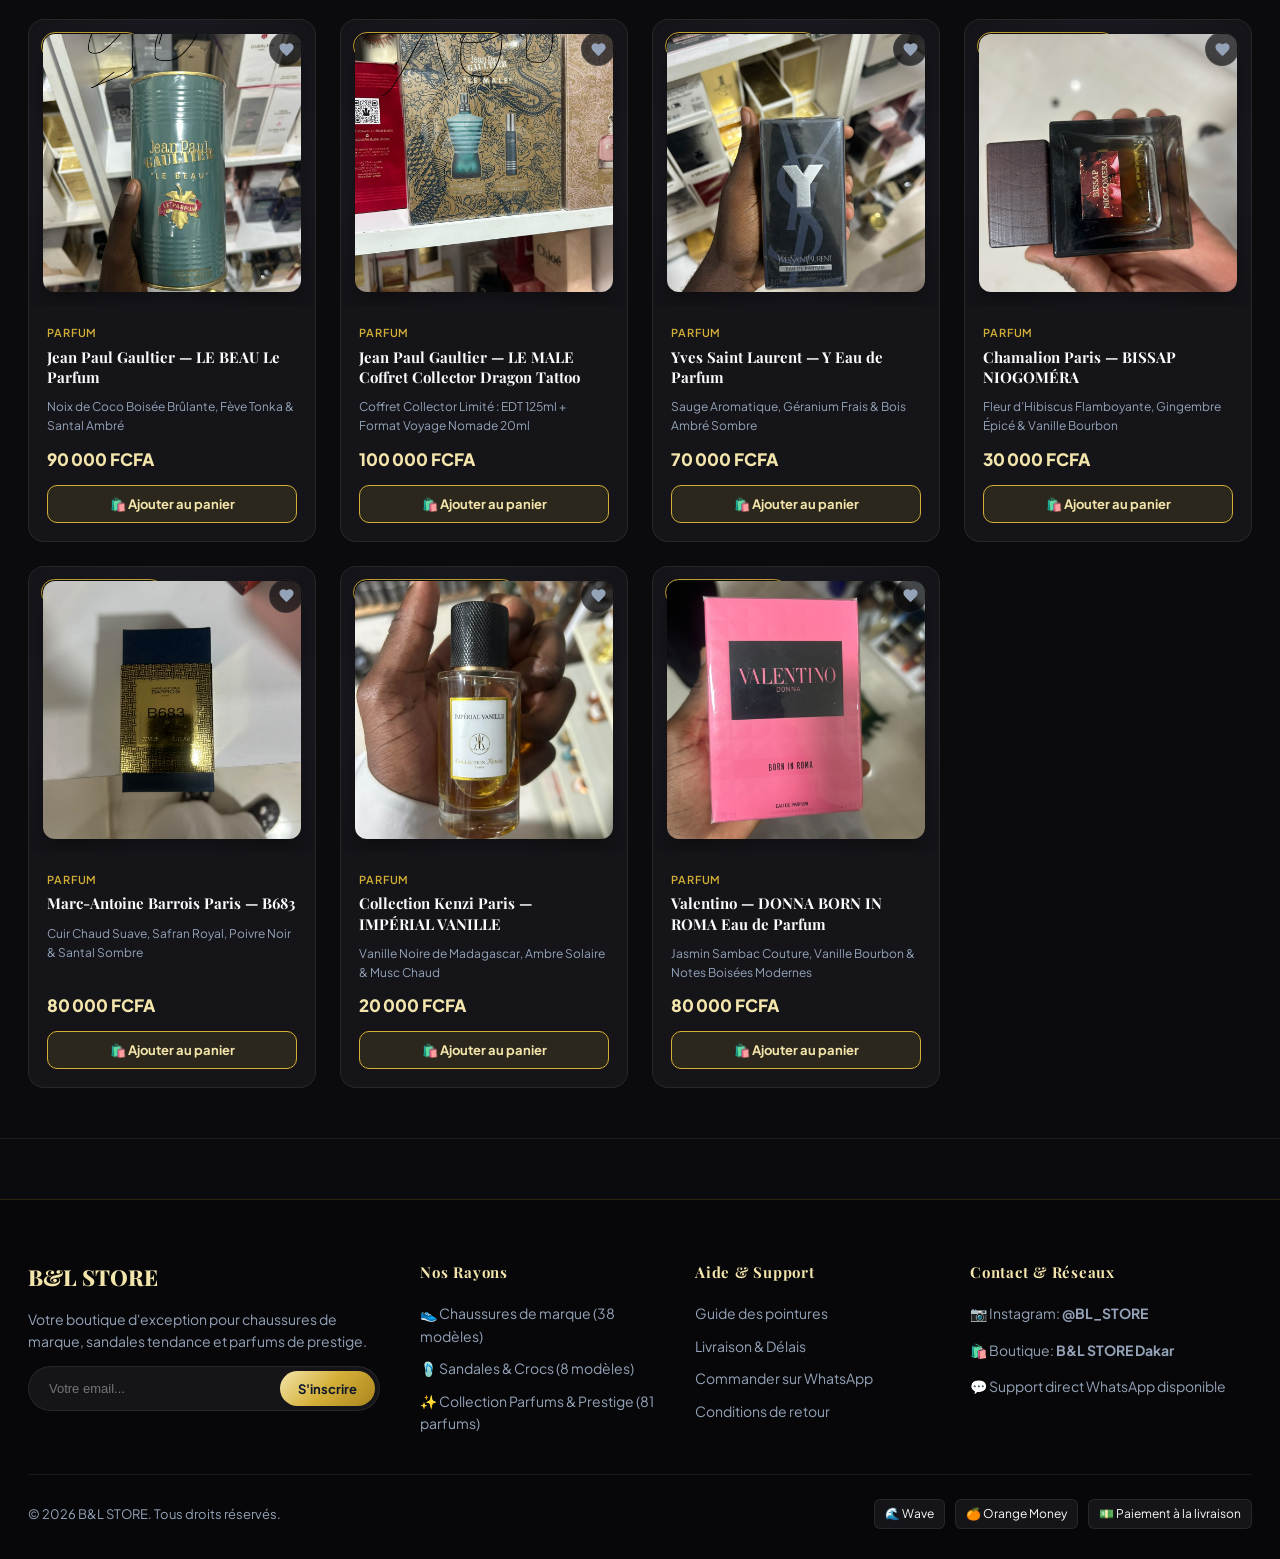
<file: site.html>
<!DOCTYPE html>
<html lang="fr">

<head>
  <meta charset="UTF-8">
  <meta name="viewport" content="width=device-width, initial-scale=1.0">
  <title>B&L STORE — La mode à portée de clic | Chaussures, Sandales & Parfums</title>
  <meta name="description"
    content="Découvrez B&L STORE : chaussures de marque, sandales tendance et parfums d'exception. Livraison rapide et paiement sécurisé.">
  <link rel="preconnect" href="https://fonts.googleapis.com">
  <link rel="preconnect" href="https://fonts.gstatic.com" crossorigin>
  <link
    href="https://fonts.googleapis.com/css2?family=Plus+Jakarta+Sans:wght@300;400;500;600;700;800&family=Playfair+Display:ital,wght@0,600;0,700;1,400&display=swap"
    rel="stylesheet">
  <link rel="stylesheet" href="style.css">
</head>

<body>

  <!-- Announcement Bar -->
  <div class="top-bar">
    <span>✨ LIVRAISON RAPIDE PARTOUT AU SÉNÉGAL</span>
    <span class="code">CODE: BL10 (-10%)</span>
  </div>

  <!-- Header -->
  <header>
    <div class="header-container">
      <a href="site.html" class="brand-logo-link">
        <div class="brand-badge">
          <svg viewBox="0 0 100 100" fill="none" xmlns="http://www.w3.org/2000/svg">
            <path d="M25 25 H50 C65 25 65 45 50 45 C65 45 65 75 25 75 H50" stroke="url(#goldGrad)" stroke-width="8"
              stroke-linecap="round" fill="none" />
            <path d="M55 35 L75 75 H85" stroke="url(#goldGrad)" stroke-width="8" stroke-linecap="round" fill="none" />
            <circle cx="50" cy="50" r="44" stroke="url(#goldGrad)" stroke-width="3" fill="none" />
            <defs>
              <linearGradient id="goldGrad" x1="0" y1="0" x2="100" y2="100">
                <stop offset="0%" stop-color="#f3e5ab" />
                <stop offset="50%" stop-color="#d4af37" />
                <stop offset="100%" stop-color="#aa841e" />
              </linearGradient>
            </defs>
          </svg>
        </div>
        <div class="brand-text-block">
          <span class="brand-name">B&L STORE</span>
          <span class="brand-tagline">LA MODE À PORTÉE DE CLIC</span>
        </div>
      </a>

      <!-- Navigation Links -->
      <nav class="main-nav">
        <a href="site.html" class="nav-link active">Accueil</a>
        <a href="chaussures.html" class="nav-link">👟 Chaussures</a>
        <a href="sandales.html" class="nav-link">🩴 Sandales</a>
        <a href="parfums.html" class="nav-link">✨ Parfums</a>
      </nav>

      <!-- Live Search Bar -->
      <div class="header-search">
        <div class="search-input-wrapper">
          <svg viewBox="0 0 24 24">
            <path
              d="M15.5 14h-.79l-.28-.27C15.41 12.59 16 11.11 16 9.5 16 5.91 13.09 3 9.5 3S3 5.91 3 9.5 5.91 16 9.5 16c1.61 0 3.09-.59 4.23-1.57l.27.28v.79l5 4.99L20.49 19l-4.99-5zm-6 0C7.01 14 5 11.99 5 9.5S7.01 5 9.5 5 14 7.01 14 9.5 11.99 14 9.5 14z" />
          </svg>
          <input type="text" id="searchInput" placeholder="Rechercher une chaussure, parfum..."
            oninput="handleHomeSearch(this.value)">
          <button class="clear-search-btn" id="clearSearchBtn" onclick="clearHomeSearch()">✕</button>
        </div>
      </div>

      <!-- Header Actions -->
      <div class="header-actions">
        <button class="action-btn" onclick="openWishlistDrawer()" title="Favoris">
          <svg viewBox="0 0 24 24">
            <path
              d="M12 21.35l-1.45-1.32C5.4 15.36 2 12.28 2 8.5 2 5.42 4.42 3 7.5 3c1.74 0 3.41.81 4.5 2.09C13.09 3.81 14.76 3 16.5 3 19.58 3 22 5.42 22 8.5c0 3.78-3.4 6.86-8.55 11.54L12 21.35z" />
          </svg>
          <span class="badge-count" id="wishlistCount">0</span>
        </button>
        <button class="action-btn" onclick="openCartDrawer()" title="Panier">
          <svg viewBox="0 0 24 24">
            <path
              d="M7 18c-1.1 0-1.99.9-1.99 2S5.9 22 7 22s2-.9 2-2-.9-2-2-2zM1 2v2h2l3.6 7.59-1.35 2.45c-.16.28-.25.61-.25.96 0 1.1.9 2 2 2h12v-2H7.42c-.14 0-.25-.11-.25-.25l.03-.12.9-1.63h7.45c.75 0 1.41-.41 1.75-1.03l3.58-6.49c.08-.14.12-.31.12-.48 0-.55-.45-1-1-1H5.21l-.94-2H1zm16 16c-1.1 0-1.99.9-1.99 2s.89 2 1.99 2 2-.9 2-2-.9-2-2-2z" />
          </svg>
          <span class="badge-count" id="cartCount">0</span>
        </button>
      </div>
    </div>
  </header>

  <!-- Hero Section -->
  <section class="hero-section">
    <div class="hero-content">
      <div class="hero-text">
        <div class="hero-tag">✨ Nouvelle Collection 2026</div>
        <h1><span>B&L STORE</span><br>L'Élégance à portée de clic</h1>
        <p>Découvrez notre sélection exclusive de sneakers tendance, de sandales tout confort et les prestigieuses fragrances de la Collection Privée Paris.</p>
        <div class="hero-ctas">
          <a href="chaussures.html" class="btn-gold">👟 Voir les Chaussures ➔</a>
          <a href="parfums.html" class="btn-outline">✨ Collection Parfums</a>
          <a href="sandales.html" class="btn-outline">🩴 Sandales & Crocs</a>
        </div>
      </div>
      <div class="hero-visual">
        <div class="hero-logo-frame">
          <svg width="140" height="140" viewBox="0 0 100 100" fill="none">
            <path d="M25 25 H50 C65 25 65 45 50 45 C65 45 65 75 25 75 H50" stroke="url(#heroGold)" stroke-width="7"
              stroke-linecap="round" />
            <path d="M55 35 L75 75 H85" stroke="url(#heroGold)" stroke-width="7" stroke-linecap="round" />
            <circle cx="50" cy="50" r="44" stroke="url(#heroGold)" stroke-width="2" />
            <defs>
              <linearGradient id="heroGold" x1="0" y1="0" x2="100" y2="100">
                <stop offset="0%" stop-color="#f3e5ab" />
                <stop offset="50%" stop-color="#d4af37" />
                <stop offset="100%" stop-color="#aa841e" />
              </linearGradient>
            </defs>
          </svg>
          <span
            style="font-family:var(--font-heading); font-size:22px; font-weight:800; color:var(--gold-light); margin-top:12px; letter-spacing:0.1em;">B&L
            STORE</span>
        </div>
      </div>
    </div>
  </section>

  <!-- Trust Badges -->
  <section class="trust-bar">
    <div class="trust-container">
      <div class="trust-card">
        <div class="trust-icon">💎</div>
        <div class="trust-info">
          <h4>Qualité Garantie</h4>
          <p>Articles rigoureusement sélectionnés</p>
        </div>
      </div>
      <div class="trust-card">
        <div class="trust-icon">🔒</div>
        <div class="trust-info">
          <h4>Paiement Sécurisé</h4>
          <p>Wave, Orange Money & Livraison</p>
        </div>
      </div>
      <div class="trust-card">
        <div class="trust-icon">⚡</div>
        <div class="trust-info">
          <h4>Livraison Rapide</h4>
          <p>Dakar & expédition en régions</p>
        </div>
      </div>
      <div class="trust-card">
        <div class="trust-icon">🛡️</div>
        <div class="trust-info">
          <h4>Service Client 7j/7</h4>
          <p>Assistance directe sur WhatsApp</p>
        </div>
      </div>
    </div>
  </section>

  <!-- Main Showcase Container -->
  <main>
    <!-- Section 1 : Chaussures Essentielles -->
    <section class="section-wrapper" id="section-chaussures">
      <div class="section-head-wrap">
        <div class="section-head-info">
          <h2>👟 Les Chaussures Essentielles</h2>
          <p>Notre sélection des modèles incontournables les plus demandés du moment.</p>
        </div>
        <a href="chaussures.html" class="btn-view-all">Voir toutes les chaussures (38 modèles) ➔</a>
      </div>
      <div class="products-grid" id="homeShoesGrid"></div>
    </section>

    <!-- Section 2 : Sandales & Crocs -->
    <section class="section-wrapper" id="section-sandales">
      <div class="section-head-wrap">
        <div class="section-head-info">
          <h2>🩴 Sélection Sandales & Crocs</h2>
          <p>Le confort absolu et le design moderne pour vos moments décontractés.</p>
        </div>
        <a href="sandales.html" class="btn-view-all">Voir toutes les sandales (8 modèles) ➔</a>
      </div>
      <div class="products-grid" id="homeSandalesGrid"></div>
    </section>

    <!-- Section 3 : Parfums Collection Privée -->
    <section class="section-wrapper" id="section-parfums">
      <div class="section-head-wrap">
        <div class="section-head-info">
          <h2>✨ Parfums — Prestige & Collection Privée</h2>
          <p>Des fragrances d'exception, extraits de niche et grands créateurs internationaux.</p>
        </div>
        <a href="parfums.html" class="btn-view-all">Découvrir les 81 parfums de luxe ➔</a>
      </div>
      <div class="products-grid" id="homeParfumsGrid"></div>
    </section>
  </main>

  <!-- Footer -->
  <footer>
    <div class="footer-grid">
      <div class="footer-col">
        <div
          style="font-family:var(--font-heading); font-size:22px; font-weight:800; color:var(--gold-light); margin-bottom:12px;">
          B&L STORE</div>
        <p>Votre boutique d'exception pour chaussures de marque, sandales tendance et parfums de prestige.</p>
        <div class="newsletter-form">
          <input type="email" placeholder="Votre email..." id="newsletterEmail">
          <button onclick="subscribeNewsletter()">S'inscrire</button>
        </div>
      </div>
      <div class="footer-col">
        <h5>Nos Rayons</h5>
        <ul>
          <li><a href="chaussures.html">👟 Chaussures de marque (38 modèles)</a></li>
          <li><a href="sandales.html">🩴 Sandales & Crocs (8 modèles)</a></li>
          <li><a href="parfums.html">✨ Collection Parfums & Prestige (81 parfums)</a></li>
        </ul>
      </div>
      <div class="footer-col">
        <h5>Aide & Support</h5>
        <ul>
          <li><a href="#">Guide des pointures</a></li>
          <li><a href="#">Livraison & Délais</a></li>
          <li><a href="https://wa.me/" target="_blank">Commander sur WhatsApp</a></li>
          <li><a href="#">Conditions de retour</a></li>
        </ul>
      </div>
      <div class="footer-col">
        <h5>Contact & Réseaux</h5>
        <p>📷 Instagram: <strong>@BL_STORE</strong></p>
        <p>🛍️ Boutique: <strong>B&L STORE Dakar</strong></p>
        <p>💬 Support direct WhatsApp disponible</p>
      </div>
    </div>
    <div class="footer-bottom">
      <span>© 2026 B&L STORE. Tous droits réservés.</span>
      <div class="payment-tags">
        <span class="pay-tag">🌊 Wave</span>
        <span class="pay-tag">🍊 Orange Money</span>
        <span class="pay-tag">💵 Paiement à la livraison</span>
      </div>
    </div>
  </footer>

  <!-- Product Detail Modal -->
  <div class="modal-overlay" id="productModal">
    <div class="product-modal">
      <button class="modal-close-btn" onclick="closeProductModal()">✕</button>
      <div class="modal-img-col" id="modalImgCol"></div>
      <div class="modal-info-col">
        <span class="modal-cat-tag" id="modalCatTag">CATEGORIE</span>
        <h3 class="modal-title" id="modalTitle">Titre du Produit</h3>
        <div class="modal-price" id="modalPrice">0 FCFA</div>

        <span class="option-label" id="modalOptionLabel">Sélectionnez la pointure</span>
        <div class="size-picker" id="modalSizePicker"></div>

        <span class="option-label">Quantité</span>
        <div class="qty-picker">
          <button class="qty-btn" onclick="changeQty(-1)">-</button>
          <span class="qty-val" id="modalQtyVal">1</span>
          <button class="qty-btn" onclick="changeQty(1)">+</button>
        </div>

        <div class="modal-cta-group">
          <button class="btn-gold" style="flex:1; justify-content:center;" onclick="addModalItemToCart()">Ajouter au panier</button>
        </div>
      </div>
    </div>
  </div>

  <!-- Cart Side Drawer -->
  <div class="drawer-panel" id="cartDrawer">
    <div class="drawer-header">
      <h3>Mon Panier (<span id="cartDrawerCount">0</span>)</h3>
      <button class="modal-close-btn" onclick="closeCartDrawer()">✕</button>
    </div>
    <div class="drawer-body" id="cartDrawerBody"></div>
    <div class="drawer-footer">
      <div class="coupon-box">
        <input type="text" id="couponInput" placeholder="Code promo (ex: BL10)">
        <button onclick="applyCoupon()">Appliquer</button>
      </div>
      <div class="summary-row">
        <span>Sous-total:</span>
        <span id="subtotalVal">0 FCFA</span>
      </div>
      <div class="summary-row" id="discountRow" style="display:none; color:var(--gold-light);">
        <span>Réduction (-10%):</span>
        <span id="discountVal">-0 FCFA</span>
      </div>
      <div class="summary-row total">
        <span>Total:</span>
        <span id="totalVal">0 FCFA</span>
      </div>
      <button class="btn-checkout" onclick="openCheckoutModal()">Passer la commande ➔</button>
    </div>
  </div>

  <!-- Checkout Form Modal -->
  <div class="modal-overlay" id="checkoutModal">
    <div class="checkout-modal">
      <div style="display:flex; justify-content:space-between; align-items:center; margin-bottom:20px;">
        <h3 style="color:var(--gold-light); font-size:22px;">Finaliser votre commande</h3>
        <button class="modal-close-btn" onclick="closeCheckoutModal()" style="position:static;">✕</button>
      </div>
      <form onsubmit="submitOrder(event)">
        <div class="form-group">
          <label>Nom complet *</label>
          <input type="text" required placeholder="Ex: Moussa Diop" id="custName">
        </div>
        <div class="form-group">
          <label>Numéro de Téléphone (WhatsApp) *</label>
          <input type="tel" required placeholder="Ex: +221 77 000 00 00" id="custPhone">
        </div>
        <div class="form-group">
          <label>Adresse de livraison complète *</label>
          <input type="text" required placeholder="Ex: Dakar, Sacré-Cœur 3, Immeuble A" id="custAddress">
        </div>
        <div class="form-group">
          <label>Moyen de Paiement *</label>
          <div class="payment-options">
            <div class="pay-option selected" onclick="selectPayment('wave', this)">🌊 Wave</div>
            <div class="pay-option" onclick="selectPayment('om', this)">🍊 Orange Money</div>
            <div class="pay-option" onclick="selectPayment('cod', this)">💵 À la livraison</div>
            <div class="pay-option" onclick="selectPayment('card', this)">💳 Carte Bancaire</div>
          </div>
        </div>
        <button type="submit" class="btn-checkout" style="margin-top:20px;">Confirmer la commande sur WhatsApp ➔</button>
      </form>
    </div>
  </div>

  <!-- Scripts -->
  <script src="products.js"></script>
  <script src="store.js"></script>
  <script>
    let homeSearchQuery = '';

    function renderCurrentPageProducts() {
      const shoesGrid = document.getElementById('homeShoesGrid');
      const sandalesGrid = document.getElementById('homeSandalesGrid');
      const parfumsGrid = document.getElementById('homeParfumsGrid');

      const filterBySearch = (items) => {
        if (!homeSearchQuery) return items;
        return items.filter(p => 
          p.name.toLowerCase().includes(homeSearchQuery) || 
          (p.note && p.note.toLowerCase().includes(homeSearchQuery)) ||
          (p.brand && p.brand.toLowerCase().includes(homeSearchQuery))
        );
      };

      if (shoesGrid) {
        const featuredShoes = filterBySearch(ALL_PRODUCTS.filter(p => p.cat === 'chaussures' && p.featured));
        shoesGrid.innerHTML = featuredShoes.length > 0 
          ? featuredShoes.map(p => renderProductCardHTML(p)).join('')
          : '<p class="no-products">Aucune chaussure trouvée pour cette recherche.</p>';
      }

      if (sandalesGrid) {
        const featuredSandales = filterBySearch(ALL_PRODUCTS.filter(p => p.cat === 'sandales' && p.featured));
        sandalesGrid.innerHTML = featuredSandales.length > 0
          ? featuredSandales.map(p => renderProductCardHTML(p)).join('')
          : '<p class="no-products">Aucune sandale trouvée pour cette recherche.</p>';
      }

      if (parfumsGrid) {
        const featuredParfums = filterBySearch(ALL_PRODUCTS.filter(p => p.cat === 'parfums' && p.featured));
        parfumsGrid.innerHTML = featuredParfums.length > 0
          ? featuredParfums.map(p => renderProductCardHTML(p)).join('')
          : '<p class="no-products">Aucun parfum trouvé pour cette recherche.</p>';
      }
    }

    function handleHomeSearch(val) {
      homeSearchQuery = val.trim().toLowerCase();
      const clearBtn = document.getElementById('clearSearchBtn');
      if (clearBtn) clearBtn.classList.toggle('active', homeSearchQuery.length > 0);
      renderCurrentPageProducts();
    }

    function clearHomeSearch() {
      const input = document.getElementById('searchInput');
      if (input) input.value = '';
      homeSearchQuery = '';
      const clearBtn = document.getElementById('clearSearchBtn');
      if (clearBtn) clearBtn.classList.remove('active');
      renderCurrentPageProducts();
    }

    // Initial render
    document.addEventListener('DOMContentLoaded', () => {
      renderCurrentPageProducts();
    });
  </script>
</body>

</html>
</file>
<file: style.css>
:root {
  --bg-dark: #0b0b0e;
  --bg-card: #141419;
  --bg-card-hover: #1c1c24;
  --bg-elevated: #22222d;
  --gold: #d4af37;
  --gold-light: #f3e5ab;
  --gold-dark: #aa841e;
  --gold-gradient: linear-gradient(135deg, #f3e5ab 0%, #d4af37 50%, #aa841e 100%);
  --gold-glow: rgba(212, 175, 55, 0.25);
  --text-main: #f8fafc;
  --text-muted: #94a3b8;
  --text-dark: #0f172a;
  --border-color: rgba(212, 175, 55, 0.18);
  --border-subtle: rgba(255, 255, 255, 0.08);
  --accent-red: #ef4444;
  --accent-green: #10b981;
  --font-heading: 'Playfair Display', Georgia, serif;
  --font-sans: 'Plus Jakarta Sans', system-ui, -apple-system, sans-serif;
  --shadow-card: 0 10px 30px -10px rgba(0, 0, 0, 0.8), 0 0 15px rgba(212, 175, 55, 0.05);
  --shadow-modal: 0 25px 50px -12px rgba(0, 0, 0, 0.9), 0 0 30px rgba(212, 175, 55, 0.15);
}

* {
  box-sizing: border-box;
  margin: 0;
  padding: 0;
}

html {
  scroll-behavior: smooth;
}

body {
  background-color: var(--bg-dark);
  color: var(--text-main);
  font-family: var(--font-sans);
  line-height: 1.6;
  overflow-x: hidden;
}

/* Typography */
h1, h2, h3, h4, h5, .brand-title {
  font-family: var(--font-heading);
  font-weight: 700;
}

a {
  color: inherit;
  text-decoration: none;
}

button {
  font-family: inherit;
  cursor: pointer;
  border: none;
  outline: none;
  background: none;
}

/* Announcement Bar */
.top-bar {
  background: linear-gradient(90deg, #141419, #272010, #141419);
  border-bottom: 1px solid var(--border-color);
  color: var(--gold-light);
  font-size: 13px;
  font-weight: 600;
  text-align: center;
  padding: 8px 16px;
  letter-spacing: 0.05em;
  display: flex;
  align-items: center;
  justify-content: center;
  gap: 12px;
}

.top-bar span.code {
  background: rgba(212, 175, 55, 0.2);
  border: 1px dashed var(--gold);
  padding: 2px 8px;
  border-radius: 4px;
  color: var(--gold);
}

/* Header */
header {
  position: sticky;
  top: 0;
  z-index: 50;
  background: rgba(11, 11, 14, 0.94);
  backdrop-filter: blur(16px);
  border-bottom: 1px solid var(--border-color);
}

.header-container {
  max-width: 1400px;
  margin: 0 auto;
  padding: 16px 28px;
  display: flex;
  align-items: center;
  justify-content: space-between;
  gap: 20px;
}

/* Brand Logo */
.brand-logo-link {
  display: flex;
  align-items: center;
  gap: 14px;
  text-decoration: none;
}

.brand-badge {
  width: 46px;
  height: 46px;
  border-radius: 50%;
  background: radial-gradient(circle, #2a2210 0%, #141419 100%);
  border: 1.5px solid var(--gold);
  display: flex;
  align-items: center;
  justify-content: center;
  box-shadow: 0 0 15px var(--gold-glow);
}

.brand-badge svg {
  width: 28px;
  height: 28px;
}

.brand-text-block {
  display: flex;
  flex-direction: column;
}

.brand-name {
  font-size: 24px;
  font-weight: 800;
  letter-spacing: 0.1em;
  background: var(--gold-gradient);
  -webkit-background-clip: text;
  -webkit-text-fill-color: transparent;
  line-height: 1;
}

.brand-tagline {
  font-size: 10px;
  letter-spacing: 0.18em;
  color: var(--text-muted);
  text-transform: uppercase;
  margin-top: 3px;
}

/* Navigation Links */
.main-nav {
  display: flex;
  align-items: center;
  gap: 6px;
}

.nav-link {
  color: var(--text-muted);
  font-size: 14px;
  font-weight: 600;
  padding: 8px 16px;
  border-radius: 20px;
  transition: all 0.25s ease;
  display: inline-flex;
  align-items: center;
  gap: 6px;
}

.nav-link:hover {
  color: var(--text-main);
  background: rgba(255, 255, 255, 0.05);
}

.nav-link.active {
  color: var(--text-dark);
  background: var(--gold-gradient);
  box-shadow: 0 2px 10px var(--gold-glow);
}

/* Search Bar */
.header-search {
  flex: 1;
  max-width: 380px;
  position: relative;
}

.search-input-wrapper {
  display: flex;
  align-items: center;
  background: var(--bg-card);
  border: 1px solid var(--border-color);
  border-radius: 30px;
  padding: 6px 16px;
  transition: all 0.3s ease;
}

.search-input-wrapper:focus-within {
  border-color: var(--gold);
  box-shadow: 0 0 12px var(--gold-glow);
  background: var(--bg-card-hover);
}

.search-input-wrapper svg {
  width: 18px;
  height: 18px;
  fill: var(--text-muted);
  margin-right: 10px;
}

.search-input-wrapper input {
  width: 100%;
  background: none;
  border: none;
  color: var(--text-main);
  font-size: 14px;
  outline: none;
}

.search-input-wrapper input::placeholder {
  color: var(--text-muted);
}

.clear-search-btn {
  color: var(--text-muted);
  font-size: 14px;
  padding: 2px 6px;
  display: none;
}

.clear-search-btn.active {
  display: block;
}

/* Header Actions */
.header-actions {
  display: flex;
  align-items: center;
  gap: 12px;
}

.action-btn {
  position: relative;
  display: flex;
  align-items: center;
  gap: 8px;
  background: var(--bg-card);
  border: 1px solid var(--border-subtle);
  color: var(--text-main);
  padding: 10px 16px;
  border-radius: 24px;
  font-size: 14px;
  font-weight: 500;
  transition: all 0.25s ease;
}

.action-btn:hover {
  border-color: var(--gold);
  color: var(--gold-light);
  transform: translateY(-1px);
}

.action-btn svg {
  width: 18px;
  height: 18px;
  fill: currentColor;
}

.badge-count {
  background: var(--gold-gradient);
  color: var(--text-dark);
  font-weight: 700;
  font-size: 11px;
  padding: 2px 7px;
  border-radius: 10px;
  line-height: 1;
}

/* Hero Section */
.hero-section {
  position: relative;
  padding: 60px 28px 50px;
  background: radial-gradient(circle at 70% 30%, rgba(212, 175, 55, 0.15) 0%, rgba(11, 11, 14, 1) 70%);
  border-bottom: 1px solid var(--border-color);
  overflow: hidden;
}

.hero-content {
  max-width: 1400px;
  margin: 0 auto;
  display: grid;
  grid-template-columns: 1.1fr 0.9fr;
  gap: 40px;
  align-items: center;
}

.hero-tag {
  display: inline-flex;
  align-items: center;
  gap: 8px;
  background: rgba(212, 175, 55, 0.12);
  border: 1px solid var(--gold);
  color: var(--gold-light);
  padding: 6px 14px;
  border-radius: 20px;
  font-size: 12px;
  font-weight: 700;
  letter-spacing: 0.1em;
  text-transform: uppercase;
  margin-bottom: 20px;
}

.hero-text h1 {
  font-size: clamp(34px, 4.2vw, 56px);
  line-height: 1.15;
  margin-bottom: 18px;
}

.hero-text h1 span {
  background: var(--gold-gradient);
  -webkit-background-clip: text;
  -webkit-text-fill-color: transparent;
}

.hero-text p {
  font-size: 17px;
  color: var(--text-muted);
  max-width: 540px;
  margin-bottom: 30px;
}

.hero-ctas {
  display: flex;
  flex-wrap: wrap;
  gap: 14px;
}

.btn-gold {
  background: var(--gold-gradient);
  color: var(--text-dark);
  font-weight: 700;
  padding: 14px 30px;
  border-radius: 30px;
  font-size: 15px;
  box-shadow: 0 6px 20px var(--gold-glow);
  transition: all 0.3s ease;
  display: inline-flex;
  align-items: center;
  gap: 10px;
}

.btn-gold:hover {
  transform: translateY(-2px);
  box-shadow: 0 10px 25px rgba(212, 175, 55, 0.4);
}

.btn-outline {
  border: 1px solid var(--gold);
  color: var(--gold-light);
  padding: 14px 26px;
  border-radius: 30px;
  font-size: 15px;
  font-weight: 600;
  transition: all 0.3s ease;
  display: inline-flex;
  align-items: center;
  gap: 8px;
}

.btn-outline:hover {
  background: rgba(212, 175, 55, 0.12);
  border-color: var(--gold-light);
}

.hero-visual {
  display: flex;
  justify-content: center;
  align-items: center;
}

.hero-logo-frame {
  width: 300px;
  height: 300px;
  border-radius: 50%;
  background: radial-gradient(circle, #231c0e 0%, #141419 80%);
  border: 2px solid var(--gold);
  box-shadow: 0 0 50px rgba(212, 175, 55, 0.25);
  display: flex;
  flex-direction: column;
  align-items: center;
  justify-content: center;
  animation: floatFrame 6s ease-in-out infinite;
}

@keyframes floatFrame {
  0%, 100% { transform: translateY(0); }
  50% { transform: translateY(-10px); }
}

/* Page Hero Banner (for category pages) */
.page-hero {
  padding: 40px 28px 30px;
  background: linear-gradient(180deg, #16161d 0%, var(--bg-dark) 100%);
  border-bottom: 1px solid var(--border-color);
}

.page-hero-container {
  max-width: 1400px;
  margin: 0 auto;
}

.breadcrumb {
  display: flex;
  align-items: center;
  gap: 8px;
  font-size: 13px;
  color: var(--text-muted);
  margin-bottom: 12px;
}

.breadcrumb a:hover {
  color: var(--gold);
}

.page-hero h1 {
  font-size: clamp(28px, 3.2vw, 42px);
  color: var(--text-main);
  margin-bottom: 8px;
}

.page-hero p {
  color: var(--text-muted);
  font-size: 15px;
  max-width: 600px;
}

/* Filter Pills Bar */
.filter-pills-bar {
  max-width: 1400px;
  margin: 24px auto 0;
  display: flex;
  gap: 8px;
  overflow-x: auto;
  scrollbar-width: none;
  padding-bottom: 6px;
}

.filter-pills-bar::-webkit-scrollbar {
  display: none;
}

.filter-pill {
  padding: 8px 18px;
  border-radius: 20px;
  font-size: 13px;
  font-weight: 600;
  color: var(--text-muted);
  background: var(--bg-card);
  border: 1px solid var(--border-subtle);
  white-space: nowrap;
  transition: all 0.25s ease;
}

.filter-pill:hover {
  color: var(--text-main);
  border-color: var(--border-color);
}

.filter-pill.active {
  color: var(--text-dark);
  background: var(--gold-gradient);
  border-color: var(--gold-light);
  box-shadow: 0 2px 10px var(--gold-glow);
}

/* Trust Badges Bar */
.trust-bar {
  background: var(--bg-card);
  border-bottom: 1px solid var(--border-color);
  padding: 26px 28px;
}

.trust-container {
  max-width: 1400px;
  margin: 0 auto;
  display: grid;
  grid-template-columns: repeat(4, 1fr);
  gap: 20px;
}

.trust-card {
  display: flex;
  align-items: center;
  gap: 16px;
  padding: 14px;
  background: rgba(255, 255, 255, 0.02);
  border: 1px solid var(--border-subtle);
  border-radius: 14px;
  transition: all 0.3s ease;
}

.trust-card:hover {
  border-color: var(--border-color);
  background: rgba(212, 175, 55, 0.04);
  transform: translateY(-2px);
}

.trust-icon {
  width: 44px;
  height: 44px;
  border-radius: 12px;
  background: rgba(212, 175, 55, 0.12);
  border: 1px solid var(--gold);
  display: flex;
  align-items: center;
  justify-content: center;
  color: var(--gold);
  font-size: 20px;
  flex-shrink: 0;
}

.trust-info h4 {
  font-size: 13px;
  font-weight: 700;
  letter-spacing: 0.06em;
  text-transform: uppercase;
  color: var(--text-main);
}

.trust-info p {
  font-size: 12px;
  color: var(--text-muted);
}

/* Section Container */
.section-wrapper {
  max-width: 1400px;
  margin: 0 auto;
  padding: 50px 28px;
  border-bottom: 1px solid var(--border-subtle);
}

.section-head-wrap {
  display: flex;
  align-items: flex-end;
  justify-content: space-between;
  margin-bottom: 28px;
  flex-wrap: wrap;
  gap: 16px;
}

.section-head-info h2 {
  font-size: 30px;
  color: var(--text-main);
}

.section-head-info p {
  color: var(--text-muted);
  font-size: 14px;
  margin-top: 4px;
}

.btn-view-all {
  display: inline-flex;
  align-items: center;
  gap: 8px;
  padding: 10px 20px;
  border-radius: 24px;
  background: rgba(212, 175, 55, 0.12);
  border: 1px solid var(--gold);
  color: var(--gold-light);
  font-weight: 700;
  font-size: 13px;
  letter-spacing: 0.03em;
  transition: all 0.3s ease;
}

.btn-view-all:hover {
  background: var(--gold-gradient);
  color: var(--text-dark);
  box-shadow: 0 4px 15px var(--gold-glow);
  transform: translateX(3px);
}

/* Catalog Controls (for category pages) */
.catalog-controls {
  display: flex;
  align-items: center;
  gap: 14px;
  flex-wrap: wrap;
}

.sort-select {
  background: var(--bg-card);
  border: 1px solid var(--border-subtle);
  color: var(--text-main);
  padding: 10px 16px;
  border-radius: 12px;
  font-size: 14px;
  outline: none;
  cursor: pointer;
}

.sort-select:focus {
  border-color: var(--gold);
}

/* Products Grid */
.products-grid {
  display: grid;
  grid-template-columns: repeat(4, 1fr);
  gap: 24px;
}

.product-card {
  background: var(--bg-card);
  border: 1px solid var(--border-subtle);
  border-radius: 16px;
  overflow: hidden;
  display: flex;
  flex-direction: column;
  transition: all 0.35s cubic-bezier(0.4, 0, 0.2, 1);
  position: relative;
  cursor: pointer;
}

.product-card:hover {
  border-color: var(--gold);
  transform: translateY(-6px);
  box-shadow: var(--shadow-card);
}

.card-img-wrapper {
  position: relative;
  width: 100%;
  aspect-ratio: 1;
  background: radial-gradient(circle, #252530 0%, #141419 100%);
  display: flex;
  align-items: center;
  justify-content: center;
  padding: 14px;
  overflow: hidden;
}

.card-img-wrapper img {
  width: 100%;
  height: 100%;
  object-fit: cover;
  border-radius: 12px;
  filter: drop-shadow(0 10px 15px rgba(0, 0, 0, 0.5));
  transition: transform 0.4s ease;
}

.product-card:hover .card-img-wrapper img {
  transform: scale(1.06);
}

.badge-tag {
  position: absolute;
  top: 12px;
  left: 12px;
  background: rgba(11, 11, 14, 0.85);
  border: 1px solid var(--gold);
  color: var(--gold-light);
  font-size: 11px;
  font-weight: 700;
  padding: 4px 10px;
  border-radius: 20px;
  letter-spacing: 0.05em;
  text-transform: uppercase;
}

.wishlist-btn {
  position: absolute;
  top: 12px;
  right: 12px;
  width: 34px;
  height: 34px;
  border-radius: 50%;
  background: rgba(11, 11, 14, 0.7);
  border: 1px solid var(--border-subtle);
  color: var(--text-muted);
  display: flex;
  align-items: center;
  justify-content: center;
  transition: all 0.25s ease;
  z-index: 2;
}

.wishlist-btn:hover,
.wishlist-btn.active {
  background: rgba(239, 68, 68, 0.2);
  border-color: var(--accent-red);
  color: var(--accent-red);
}

.wishlist-btn svg {
  width: 17px;
  height: 17px;
  fill: currentColor;
}

.card-body {
  padding: 18px;
  display: flex;
  flex-direction: column;
  flex: 1;
}

.card-category {
  font-size: 11px;
  color: var(--gold);
  font-weight: 600;
  text-transform: uppercase;
  letter-spacing: 0.08em;
  margin-bottom: 5px;
}

.card-title {
  font-size: 15px;
  font-weight: 700;
  color: var(--text-main);
  margin-bottom: 8px;
  line-height: 1.35;
  display: -webkit-box;
  -webkit-line-clamp: 2;
  -webkit-box-orient: vertical;
  overflow: hidden;
}

.card-price-row {
  display: flex;
  align-items: center;
  justify-content: space-between;
  margin-top: auto;
  padding-top: 10px;
}

.card-price {
  font-size: 17px;
  font-weight: 800;
  color: var(--gold-light);
}

.card-actions {
  margin-top: 12px;
  display: flex;
  gap: 10px;
}

.btn-add-cart {
  flex: 1;
  background: rgba(212, 175, 55, 0.12);
  border: 1px solid var(--gold);
  color: var(--gold-light);
  font-weight: 700;
  padding: 10px;
  border-radius: 10px;
  font-size: 13px;
  transition: all 0.25s ease;
  display: flex;
  align-items: center;
  justify-content: center;
  gap: 8px;
}

.btn-add-cart:hover {
  background: var(--gold-gradient);
  color: var(--text-dark);
  box-shadow: 0 4px 15px var(--gold-glow);
}

.btn-wa-cart {
  flex: 1;
  background: rgba(37, 211, 102, 0.14);
  border: 1px solid rgba(37, 211, 102, 0.6);
  color: #25D366;
  font-weight: 700;
  padding: 10px;
  border-radius: 10px;
  font-size: 13px;
  transition: all 0.25s ease;
  display: flex;
  align-items: center;
  justify-content: center;
  gap: 6px;
  cursor: pointer;
}

.btn-wa-cart:hover {
  background: #25D366;
  color: #0b0b0e;
  border-color: #25D366;
  box-shadow: 0 4px 15px rgba(37, 211, 102, 0.35);
  transform: translateY(-1px);
}

/* Empty State */
.no-products {
  grid-column: 1 / -1;
  text-align: center;
  padding: 60px 20px;
  color: var(--text-muted);
}

.no-products h3 {
  font-size: 22px;
  color: var(--text-main);
  margin-bottom: 8px;
}

/* Footer */
footer {
  background: #070709;
  border-top: 1px solid var(--border-color);
  padding: 60px 28px 30px;
  margin-top: 60px;
}

.footer-grid {
  max-width: 1400px;
  margin: 0 auto;
  display: grid;
  grid-template-columns: 1.5fr 1fr 1fr 1.2fr;
  gap: 40px;
  padding-bottom: 40px;
  border-bottom: 1px solid var(--border-subtle);
}

.footer-col h5 {
  color: var(--gold-light);
  font-size: 15px;
  font-weight: 700;
  margin-bottom: 18px;
  letter-spacing: 0.05em;
}

.footer-col p {
  font-size: 14px;
  color: var(--text-muted);
  margin-bottom: 14px;
}

.footer-col ul {
  list-style: none;
  display: flex;
  flex-direction: column;
  gap: 10px;
  font-size: 14px;
}

.footer-col a {
  color: var(--text-muted);
  transition: color 0.2s;
}

.footer-col a:hover {
  color: var(--gold);
}

.newsletter-form {
  display: flex;
  margin-top: 12px;
  background: var(--bg-card);
  border: 1px solid var(--border-subtle);
  border-radius: 24px;
  padding: 4px;
}

.newsletter-form input {
  background: none;
  border: none;
  color: var(--text-main);
  padding: 10px 16px;
  font-size: 13px;
  flex: 1;
  outline: none;
}

.newsletter-form button {
  background: var(--gold-gradient);
  color: var(--text-dark);
  font-weight: 700;
  padding: 8px 18px;
  border-radius: 20px;
  font-size: 13px;
}

.footer-bottom {
  max-width: 1400px;
  margin: 24px auto 0;
  display: flex;
  align-items: center;
  justify-content: space-between;
  flex-wrap: wrap;
  gap: 16px;
  font-size: 13px;
  color: var(--text-muted);
}

.payment-tags {
  display: flex;
  gap: 10px;
}

.pay-tag {
  background: var(--bg-card);
  border: 1px solid var(--border-subtle);
  padding: 4px 10px;
  border-radius: 6px;
  font-size: 12px;
  color: var(--text-main);
}

/* Modals Base */
.modal-overlay {
  position: fixed;
  inset: 0;
  background: rgba(0, 0, 0, 0.85);
  backdrop-filter: blur(8px);
  display: none;
  align-items: center;
  justify-content: center;
  z-index: 100;
  padding: 20px;
  opacity: 0;
  transition: opacity 0.3s ease;
}

.modal-overlay.active {
  display: flex;
  opacity: 1;
}

/* Product Details Modal */
.product-modal {
  background: var(--bg-card);
  border: 1px solid var(--border-color);
  border-radius: 20px;
  width: min(960px, 100%);
  max-height: 90vh;
  overflow-y: auto;
  box-shadow: var(--shadow-modal);
  display: grid;
  grid-template-columns: 1fr 1fr;
  position: relative;
}

.modal-close-btn {
  position: absolute;
  top: 16px;
  right: 16px;
  width: 36px;
  height: 36px;
  border-radius: 50%;
  background: rgba(255, 255, 255, 0.08);
  color: var(--text-main);
  display: flex;
  align-items: center;
  justify-content: center;
  font-size: 18px;
  transition: all 0.2s;
  z-index: 10;
}

.modal-close-btn:hover {
  background: var(--accent-red);
  color: #fff;
}

.modal-img-col {
  background: radial-gradient(circle, #252530 0%, #141419 100%);
  display: flex;
  align-items: center;
  justify-content: center;
  padding: 30px;
  border-right: 1px solid var(--border-subtle);
  overflow: hidden;
}

.modal-img-col img {
  max-width: 90%;
  max-height: 380px;
  object-fit: contain;
  border-radius: 14px;
  filter: drop-shadow(0 15px 25px rgba(0, 0, 0, 0.6));
}

.modal-info-col {
  padding: 36px 32px;
  display: flex;
  flex-direction: column;
}

.modal-cat-tag {
  font-size: 12px;
  color: var(--gold);
  font-weight: 700;
  text-transform: uppercase;
  margin-bottom: 6px;
}

.modal-title {
  font-size: 24px;
  margin-bottom: 10px;
  line-height: 1.3;
}

.modal-price {
  font-size: 24px;
  font-weight: 800;
  color: var(--gold-light);
  margin-bottom: 20px;
}

.option-label {
  font-size: 13px;
  font-weight: 700;
  color: var(--text-muted);
  text-transform: uppercase;
  margin-bottom: 10px;
  display: block;
}

.size-picker {
  display: flex;
  flex-wrap: wrap;
  gap: 8px;
  margin-bottom: 24px;
}

.size-btn {
  padding: 8px 16px;
  border-radius: 8px;
  border: 1px solid var(--border-subtle);
  background: var(--bg-elevated);
  color: var(--text-main);
  font-size: 14px;
  font-weight: 600;
  transition: all 0.2s;
}

.size-btn:hover {
  border-color: var(--gold);
}

.size-btn.active {
  background: var(--gold-gradient);
  color: var(--text-dark);
  border-color: var(--gold-light);
  font-weight: 700;
}

.qty-picker {
  display: inline-flex;
  align-items: center;
  border: 1px solid var(--border-subtle);
  border-radius: 10px;
  background: var(--bg-elevated);
  margin-bottom: 24px;
}

.qty-btn {
  width: 36px;
  height: 36px;
  color: var(--text-main);
  font-size: 18px;
  font-weight: 700;
}

.qty-val {
  width: 40px;
  text-align: center;
  font-weight: 700;
  font-size: 15px;
}

.modal-cta-group {
  display: flex;
  gap: 12px;
  margin-top: auto;
}

.btn-whatsapp-modal {
  flex: 1.2;
  background: #25D366;
  color: #0b0b0e;
  font-weight: 800;
  padding: 14px 18px;
  border-radius: 12px;
  font-size: 14px;
  display: inline-flex;
  align-items: center;
  justify-content: center;
  gap: 8px;
  transition: all 0.25s ease;
  box-shadow: 0 4px 14px rgba(37, 211, 102, 0.3);
  cursor: pointer;
}

.btn-whatsapp-modal:hover {
  background: #20bd5a;
  transform: translateY(-2px);
  box-shadow: 0 6px 20px rgba(37, 211, 102, 0.45);
}

/* Drawer (Cart) */
.drawer-panel {
  position: fixed;
  top: 0;
  right: 0;
  bottom: 0;
  width: min(440px, 100%);
  background: var(--bg-card);
  border-left: 1px solid var(--border-color);
  box-shadow: -10px 0 30px rgba(0, 0, 0, 0.8);
  z-index: 300;
  display: flex;
  flex-direction: column;
  transform: translateX(100%);
  transition: transform 0.35s cubic-bezier(0.4, 0, 0.2, 1);
}

.drawer-panel.active {
  transform: translateX(0);
}

.drawer-header {
  padding: 20px 24px;
  border-bottom: 1px solid var(--border-subtle);
  display: flex;
  align-items: center;
  justify-content: space-between;
}

.drawer-header h3 {
  font-size: 20px;
  color: var(--gold-light);
}

.drawer-body {
  flex: 1;
  overflow-y: auto;
  padding: 20px 24px;
  display: flex;
  flex-direction: column;
  gap: 16px;
}

.cart-item {
  display: flex;
  gap: 14px;
  background: var(--bg-elevated);
  border: 1px solid var(--border-subtle);
  border-radius: 12px;
  padding: 12px;
  align-items: center;
}

.cart-item-img {
  width: 64px;
  height: 64px;
  background: radial-gradient(circle, #252530 0%, #141419 100%);
  border-radius: 8px;
  display: flex;
  align-items: center;
  justify-content: center;
  flex-shrink: 0;
  overflow: hidden;
}

.cart-item-img img {
  width: 100%;
  height: 100%;
  object-fit: cover;
  border-radius: 8px;
}

.cart-item-details {
  flex: 1;
}

.cart-item-title {
  font-size: 14px;
  font-weight: 700;
  margin-bottom: 4px;
}

.cart-item-meta {
  font-size: 12px;
  color: var(--text-muted);
  margin-bottom: 6px;
}

.cart-item-price {
  font-size: 14px;
  font-weight: 800;
  color: var(--gold);
}

.remove-item-btn {
  color: var(--text-muted);
  padding: 4px;
  font-size: 16px;
}

.remove-item-btn:hover {
  color: var(--accent-red);
}

.drawer-footer {
  padding: 20px 24px;
  border-top: 1px solid var(--border-subtle);
  background: rgba(11, 11, 14, 0.95);
}

.coupon-box {
  display: flex;
  gap: 8px;
  margin-bottom: 16px;
}

.coupon-box input {
  flex: 1;
  background: var(--bg-elevated);
  border: 1px solid var(--border-subtle);
  border-radius: 8px;
  color: #fff;
  padding: 8px 12px;
  font-size: 13px;
}

.coupon-box button {
  background: rgba(212, 175, 55, 0.2);
  border: 1px solid var(--gold);
  color: var(--gold);
  font-weight: 700;
  padding: 8px 14px;
  border-radius: 8px;
  font-size: 12px;
}

.summary-row {
  display: flex;
  justify-content: space-between;
  font-size: 14px;
  color: var(--text-muted);
  margin-bottom: 8px;
}

.summary-row.total {
  font-size: 18px;
  font-weight: 800;
  color: var(--text-main);
  margin-top: 12px;
  padding-top: 12px;
  border-top: 1px dashed var(--border-subtle);
}

.summary-row.total span:last-child {
  color: var(--gold-light);
}

.btn-checkout {
  width: 100%;
  margin-top: 16px;
  background: var(--gold-gradient);
  color: var(--text-dark);
  font-weight: 800;
  padding: 14px;
  border-radius: 12px;
  font-size: 15px;
  box-shadow: 0 4px 15px var(--gold-glow);
}

.btn-cart-direct-wa {
  width: 100%;
  margin-top: 10px;
  background: rgba(37, 211, 102, 0.14);
  border: 1px solid #25D366;
  color: #25D366;
  font-weight: 700;
  padding: 12px;
  border-radius: 12px;
  font-size: 14px;
  transition: all 0.25s ease;
  display: flex;
  align-items: center;
  justify-content: center;
  gap: 8px;
  cursor: pointer;
}

.btn-cart-direct-wa:hover {
  background: #25D366;
  color: #0b0b0e;
  box-shadow: 0 4px 15px rgba(37, 211, 102, 0.35);
}

.cart-wa-notice {
  background: rgba(212, 175, 55, 0.08);
  border: 1px dashed var(--gold);
  border-radius: 10px;
  padding: 10px 14px;
  margin-top: 12px;
  font-size: 12px;
  text-align: center;
  color: var(--gold-light);
}

.whatsapp-notice-banner {
  background: rgba(37, 211, 102, 0.1);
  border: 1px solid rgba(37, 211, 102, 0.4);
  border-radius: 12px;
  padding: 12px 16px;
  margin-bottom: 20px;
  display: flex;
  align-items: flex-start;
  gap: 12px;
  font-size: 13px;
  color: #e2e8f0;
  line-height: 1.5;
}

.whatsapp-notice-banner .notice-icon {
  font-size: 22px;
  line-height: 1;
}

.whatsapp-notice-banner strong {
  color: #25D366;
}

/* Checkout Form Modal */
.checkout-modal {
  background: var(--bg-card);
  border: 1px solid var(--border-color);
  border-radius: 20px;
  width: min(600px, 100%);
  max-height: 90vh;
  overflow-y: auto;
  padding: 32px;
}

.form-group {
  margin-bottom: 18px;
}

.form-group label {
  display: block;
  font-size: 13px;
  font-weight: 700;
  color: var(--gold-light);
  margin-bottom: 6px;
}

.form-group input,
.form-group select,
.form-group textarea {
  width: 100%;
  background: var(--bg-elevated);
  border: 1px solid var(--border-subtle);
  border-radius: 10px;
  color: #fff;
  padding: 12px 14px;
  font-size: 14px;
  outline: none;
}

.form-group input:focus,
.form-group select:focus {
  border-color: var(--gold);
}

.payment-options {
  display: grid;
  grid-template-columns: 1fr 1fr;
  gap: 10px;
}

.pay-option {
  border: 1px solid var(--border-subtle);
  background: var(--bg-elevated);
  padding: 12px;
  border-radius: 10px;
  cursor: pointer;
  text-align: center;
  font-size: 13px;
  font-weight: 600;
  transition: all 0.2s;
}

.pay-option.selected {
  border-color: var(--gold);
  background: rgba(212, 175, 55, 0.15);
  color: var(--gold-light);
}

/* Toast Alerts */
.toast-container {
  position: fixed;
  bottom: 84px;
  left: 24px;
  z-index: 200;
  display: flex;
  flex-direction: column;
  gap: 10px;
}

.toast {
  background: var(--bg-card);
  border: 1px solid var(--gold);
  color: var(--text-main);
  padding: 12px 20px;
  border-radius: 12px;
  box-shadow: 0 10px 25px rgba(0, 0, 0, 0.8);
  font-size: 14px;
  font-weight: 600;
  display: flex;
  align-items: center;
  gap: 10px;
  animation: slideUp 0.3s ease forwards;
}

@keyframes slideUp {
  from {
    opacity: 0;
    transform: translateY(20px);
  }
  to {
    opacity: 1;
    transform: translateY(0);
  }
}

/* Responsive Adjustments */
@media (max-width: 1024px) {
  .products-grid {
    grid-template-columns: repeat(3, 1fr);
  }

  .hero-content {
    grid-template-columns: 1fr;
    text-align: center;
  }

  .hero-text p {
    margin: 0 auto 30px;
  }

  .hero-ctas {
    justify-content: center;
  }

  .trust-container {
    grid-template-columns: repeat(2, 1fr);
  }

  .footer-grid {
    grid-template-columns: 1fr 1fr;
  }

  .product-modal {
    grid-template-columns: 1fr;
  }
}

@media (max-width: 768px) {
  .main-nav {
    display: none;
  }
}

@media (max-width: 640px) {
  .products-grid {
    grid-template-columns: repeat(2, 1fr);
    gap: 14px;
  }

  .trust-container {
    grid-template-columns: 1fr;
  }

  .header-container {
    padding: 12px 16px;
  }

  .header-search {
    display: none;
  }

  .brand-name {
    font-size: 20px;
  }

  .brand-badge {
    width: 38px;
    height: 38px;
  }

  .card-body {
    padding: 12px;
  }

  .card-title {
    font-size: 13px;
  }

  .card-price {
    font-size: 15px;
  }

  .footer-grid {
    grid-template-columns: 1fr;
  }

  .hero-section {
    padding: 40px 16px;
  }

  .section-wrapper {
    padding: 36px 16px;
  }

  .section-head-info h2 {
    font-size: 24px;
  }

  .card-actions {
    flex-direction: column;
    gap: 6px;
  }

  .btn-add-cart, .btn-wa-cart {
    padding: 8px 10px;
    font-size: 12px;
  }

  .modal-cta-group {
    flex-direction: column;
  }
}

/* Header WhatsApp Action */
.header-wa-btn {
  display: inline-flex;
  align-items: center;
  gap: 8px;
  padding: 8px 14px;
  background: rgba(37, 211, 102, 0.12);
  border: 1px solid rgba(37, 211, 102, 0.45);
  color: #25D366;
  border-radius: 10px;
  font-size: 13px;
  font-weight: 600;
  transition: all 0.25s ease;
  text-decoration: none;
}

.header-wa-btn:hover {
  background: #25D366;
  color: #0b0b0e;
  border-color: #25D366;
  box-shadow: 0 4px 15px rgba(37, 211, 102, 0.35);
  transform: translateY(-1px);
}

.header-wa-btn strong {
  font-weight: 800;
}

/* Floating WhatsApp Widget (En bas à gauche) */
.floating-wa-btn {
  position: fixed;
  bottom: 24px;
  left: 24px;
  z-index: 150;
  display: flex;
  align-items: center;
  background: #25D366;
  color: #0b0b0e;
  border-radius: 50px;
  padding: 10px 18px 10px 14px;
  box-shadow: 0 8px 24px rgba(37, 211, 102, 0.4), 0 4px 12px rgba(0, 0, 0, 0.6);
  transition: all 0.3s cubic-bezier(0.4, 0, 0.2, 1);
  text-decoration: none;
}

.floating-wa-btn:hover {
  background: #20bd5a;
  transform: translateY(-3px) scale(1.02);
  box-shadow: 0 12px 28px rgba(37, 211, 102, 0.55), 0 6px 16px rgba(0, 0, 0, 0.7);
  color: #0b0b0e;
}

.floating-wa-content {
  display: flex;
  align-items: center;
  gap: 10px;
  position: relative;
}

.floating-wa-icon {
  display: flex;
  align-items: center;
  justify-content: center;
}

.floating-wa-label {
  font-size: 14px;
  font-weight: 800;
  letter-spacing: 0.02em;
  white-space: nowrap;
}

.floating-wa-badge {
  position: absolute;
  top: -6px;
  left: 18px;
  background: #10b981;
  border: 2px solid #0b0b0e;
  width: 12px;
  height: 12px;
  border-radius: 50%;
  animation: pulseBadge 1.8s infinite ease-in-out;
}

@keyframes pulseBadge {
  0% { transform: scale(0.95); box-shadow: 0 0 0 0 rgba(16, 185, 129, 0.7); }
  70% { transform: scale(1.15); box-shadow: 0 0 0 8px rgba(16, 185, 129, 0); }
  100% { transform: scale(0.95); box-shadow: 0 0 0 0 rgba(16, 185, 129, 0); }
}

@media (max-width: 640px) {
  .floating-wa-label {
    display: none;
  }
  .floating-wa-btn {
    padding: 14px;
    border-radius: 50%;
    bottom: 20px;
    left: 20px;
  }
}
</file>
